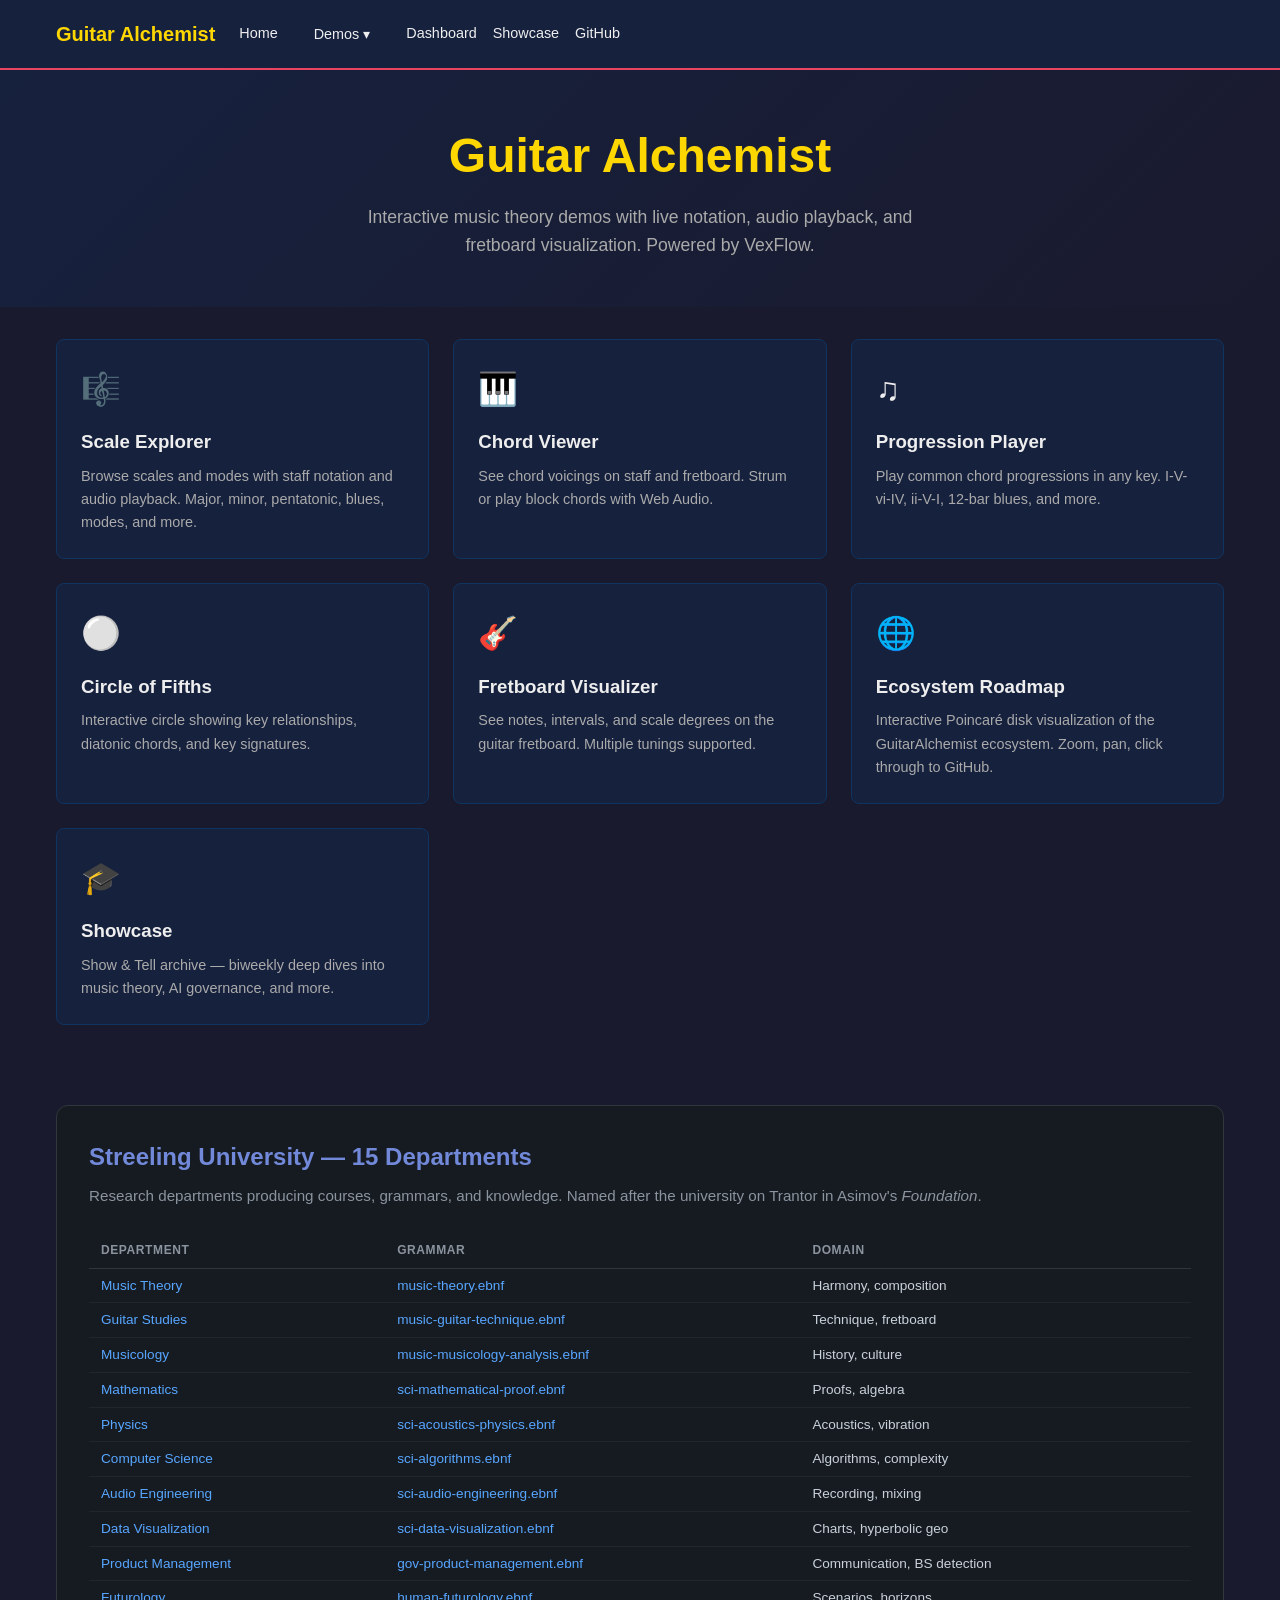
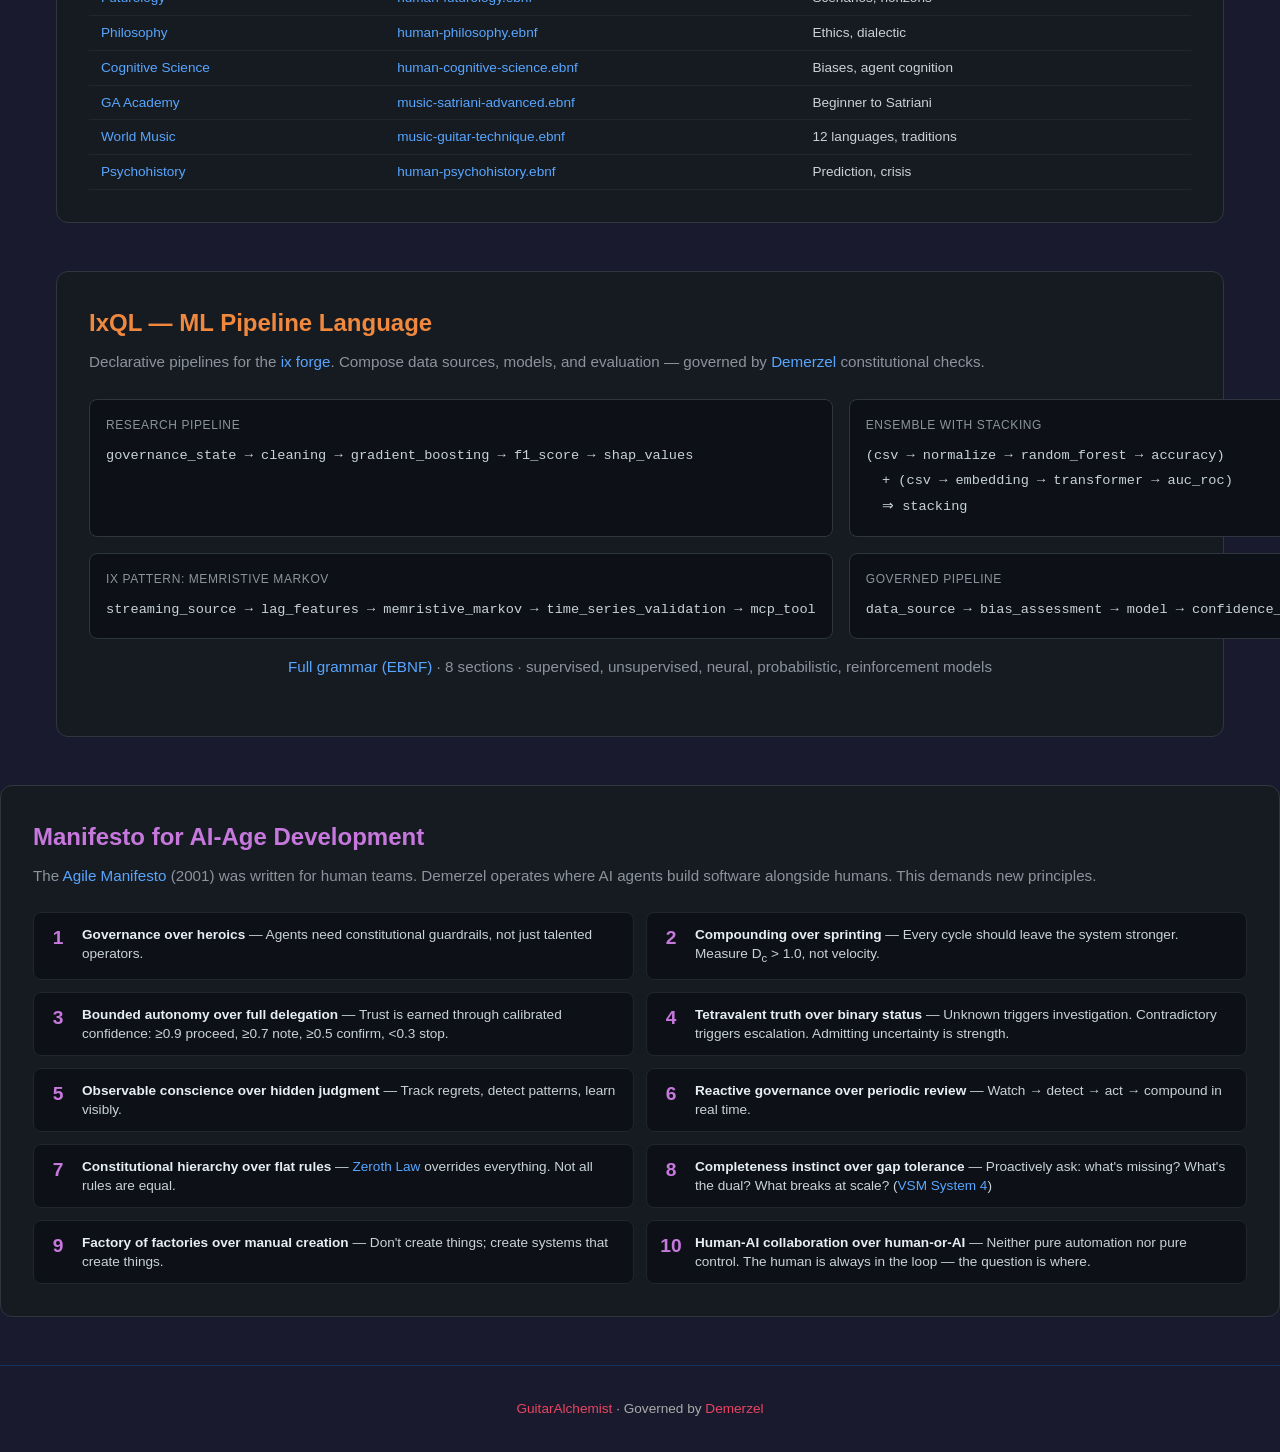
<file: index.html>
<!DOCTYPE html>
<html lang="en">
<head>
  <meta charset="UTF-8">
  <meta name="viewport" content="width=device-width, initial-scale=1.0">
  <title>Guitar Alchemist</title>
  <link rel="stylesheet" href="css/style.css">
</head>
<body>
  <nav>
    <div class="container">
      <a href="/" class="brand">Guitar Alchemist</a>
      <div class="links">
        <a href="/">Home</a>
        <div class="dropdown">
          <button class="dropdown-toggle">Demos &#9662;</button>
          <div class="dropdown-menu">
            <a href="demos/scales/">Scale Explorer</a>
            <a href="demos/chords/">Chord Viewer</a>
            <a href="demos/progressions/">Progression Player</a>
            <a href="demos/circle-of-fifths/">Circle of Fifths</a>
            <a href="demos/fretboard/">Fretboard Visualizer</a>
            <a href="demos/roadmap/">Ecosystem Roadmap</a>
            <a href="demos/grammars/">Grammar Tree</a>
            <a href="demos/constitution/">Constitutional Sunburst</a>
            <a href="demos/mcp/">MCP Federation</a>
            <a href="demos/streeling/">Streeling University</a>
            <a href="demos/beliefs/">Belief Dashboard</a>
            <a href="demos/compounding/">Compounding Metrics</a>
          </div>
        </div>
        <a href="dashboard/">Dashboard</a>
        <a href="showcase/">Showcase</a>
        <a href="https://github.com/GuitarAlchemist" target="_blank">GitHub</a>
      </div>
    </div>
  </nav>

  <section class="hero">
    <div class="container">
      <h1>Guitar Alchemist</h1>
      <p>Interactive music theory demos with live notation, audio playback, and fretboard visualization. Powered by VexFlow.</p>
    </div>
  </section>

  <main class="container">
    <div class="card-grid">
      <div class="card">
        <a href="demos/scales/">
          <div class="icon">&#127932;</div>
          <h3>Scale Explorer</h3>
          <p>Browse scales and modes with staff notation and audio playback. Major, minor, pentatonic, blues, modes, and more.</p>
        </a>
      </div>
      <div class="card">
        <a href="demos/chords/">
          <div class="icon">&#127929;</div>
          <h3>Chord Viewer</h3>
          <p>See chord voicings on staff and fretboard. Strum or play block chords with Web Audio.</p>
        </a>
      </div>
      <div class="card">
        <a href="demos/progressions/">
          <div class="icon">&#9835;</div>
          <h3>Progression Player</h3>
          <p>Play common chord progressions in any key. I-V-vi-IV, ii-V-I, 12-bar blues, and more.</p>
        </a>
      </div>
      <div class="card">
        <a href="demos/circle-of-fifths/">
          <div class="icon">&#9898;</div>
          <h3>Circle of Fifths</h3>
          <p>Interactive circle showing key relationships, diatonic chords, and key signatures.</p>
        </a>
      </div>
      <div class="card">
        <a href="demos/fretboard/">
          <div class="icon">&#127928;</div>
          <h3>Fretboard Visualizer</h3>
          <p>See notes, intervals, and scale degrees on the guitar fretboard. Multiple tunings supported.</p>
        </a>
      </div>
      <div class="card">
        <a href="demos/roadmap/">
          <div class="icon">&#127760;</div>
          <h3>Ecosystem Roadmap</h3>
          <p>Interactive Poincar&eacute; disk visualization of the GuitarAlchemist ecosystem. Zoom, pan, click through to GitHub.</p>
        </a>
      </div>
      <div class="card">
        <a href="showcase/">
          <div class="icon">&#127891;</div>
          <h3>Showcase</h3>
          <p>Show &amp; Tell archive — biweekly deep dives into music theory, AI governance, and more.</p>
        </a>
      </div>
    </div>

    <section class="dept-section">
      <h2>Streeling University — 15 Departments</h2>
      <p>Research departments producing courses, grammars, and knowledge. Named after the university on Trantor in Asimov's <em>Foundation</em>.</p>
      <table class="dept-table">
        <thead><tr><th>Department</th><th>Grammar</th><th>Domain</th></tr></thead>
        <tbody>
          <tr><td><a href="https://github.com/GuitarAlchemist/Demerzel/tree/master/state/streeling/departments" target="_blank">Music Theory</a></td><td><a href="https://github.com/GuitarAlchemist/Demerzel/blob/master/grammars/music-theory.ebnf" target="_blank">music-theory.ebnf</a></td><td>Harmony, composition</td></tr>
          <tr><td><a href="https://github.com/GuitarAlchemist/Demerzel/tree/master/state/streeling/departments" target="_blank">Guitar Studies</a></td><td><a href="https://github.com/GuitarAlchemist/Demerzel/blob/master/grammars/music-guitar-technique.ebnf" target="_blank">music-guitar-technique.ebnf</a></td><td>Technique, fretboard</td></tr>
          <tr><td><a href="https://github.com/GuitarAlchemist/Demerzel/tree/master/state/streeling/departments" target="_blank">Musicology</a></td><td><a href="https://github.com/GuitarAlchemist/Demerzel/blob/master/grammars/music-musicology-analysis.ebnf" target="_blank">music-musicology-analysis.ebnf</a></td><td>History, culture</td></tr>
          <tr><td><a href="https://github.com/GuitarAlchemist/Demerzel/tree/master/state/streeling/departments" target="_blank">Mathematics</a></td><td><a href="https://github.com/GuitarAlchemist/Demerzel/blob/master/grammars/sci-mathematical-proof.ebnf" target="_blank">sci-mathematical-proof.ebnf</a></td><td>Proofs, algebra</td></tr>
          <tr><td><a href="https://github.com/GuitarAlchemist/Demerzel/tree/master/state/streeling/departments" target="_blank">Physics</a></td><td><a href="https://github.com/GuitarAlchemist/Demerzel/blob/master/grammars/sci-acoustics-physics.ebnf" target="_blank">sci-acoustics-physics.ebnf</a></td><td>Acoustics, vibration</td></tr>
          <tr><td><a href="https://github.com/GuitarAlchemist/Demerzel/tree/master/state/streeling/departments" target="_blank">Computer Science</a></td><td><a href="https://github.com/GuitarAlchemist/Demerzel/blob/master/grammars/sci-algorithms.ebnf" target="_blank">sci-algorithms.ebnf</a></td><td>Algorithms, complexity</td></tr>
          <tr><td><a href="https://github.com/GuitarAlchemist/Demerzel/tree/master/state/streeling/departments" target="_blank">Audio Engineering</a></td><td><a href="https://github.com/GuitarAlchemist/Demerzel/blob/master/grammars/sci-audio-engineering.ebnf" target="_blank">sci-audio-engineering.ebnf</a></td><td>Recording, mixing</td></tr>
          <tr><td><a href="https://github.com/GuitarAlchemist/Demerzel/tree/master/state/streeling/departments" target="_blank">Data Visualization</a></td><td><a href="https://github.com/GuitarAlchemist/Demerzel/blob/master/grammars/sci-data-visualization.ebnf" target="_blank">sci-data-visualization.ebnf</a></td><td>Charts, hyperbolic geo</td></tr>
          <tr><td><a href="https://github.com/GuitarAlchemist/Demerzel/tree/master/state/streeling/departments" target="_blank">Product Management</a></td><td><a href="https://github.com/GuitarAlchemist/Demerzel/blob/master/grammars/gov-product-management.ebnf" target="_blank">gov-product-management.ebnf</a></td><td>Communication, BS detection</td></tr>
          <tr><td><a href="https://github.com/GuitarAlchemist/Demerzel/tree/master/state/streeling/departments" target="_blank">Futurology</a></td><td><a href="https://github.com/GuitarAlchemist/Demerzel/blob/master/grammars/human-futurology.ebnf" target="_blank">human-futurology.ebnf</a></td><td>Scenarios, horizons</td></tr>
          <tr><td><a href="https://github.com/GuitarAlchemist/Demerzel/tree/master/state/streeling/departments" target="_blank">Philosophy</a></td><td><a href="https://github.com/GuitarAlchemist/Demerzel/blob/master/grammars/human-philosophy.ebnf" target="_blank">human-philosophy.ebnf</a></td><td>Ethics, dialectic</td></tr>
          <tr><td><a href="https://github.com/GuitarAlchemist/Demerzel/tree/master/state/streeling/departments" target="_blank">Cognitive Science</a></td><td><a href="https://github.com/GuitarAlchemist/Demerzel/blob/master/grammars/human-cognitive-science.ebnf" target="_blank">human-cognitive-science.ebnf</a></td><td>Biases, agent cognition</td></tr>
          <tr><td><a href="https://github.com/GuitarAlchemist/Demerzel/tree/master/state/streeling/departments" target="_blank">GA Academy</a></td><td><a href="https://github.com/GuitarAlchemist/Demerzel/blob/master/grammars/music-satriani-advanced.ebnf" target="_blank">music-satriani-advanced.ebnf</a></td><td>Beginner to Satriani</td></tr>
          <tr><td><a href="https://github.com/GuitarAlchemist/Demerzel/tree/master/state/streeling/departments" target="_blank">World Music</a></td><td><a href="https://github.com/GuitarAlchemist/Demerzel/blob/master/grammars/music-guitar-technique.ebnf" target="_blank">music-guitar-technique.ebnf</a></td><td>12 languages, traditions</td></tr>
          <tr><td><a href="https://github.com/GuitarAlchemist/Demerzel/tree/master/state/streeling/departments" target="_blank">Psychohistory</a></td><td><a href="https://github.com/GuitarAlchemist/Demerzel/blob/master/grammars/human-psychohistory.ebnf" target="_blank">human-psychohistory.ebnf</a></td><td>Prediction, crisis</td></tr>
        </tbody>
      </table>
    </section>

    <section class="ixql-section">
      <h2>IxQL — ML Pipeline Language</h2>
      <p>Declarative pipelines for the <a href="https://github.com/GuitarAlchemist/ix" target="_blank">ix forge</a>. Compose data sources, models, and evaluation — governed by <a href="https://github.com/GuitarAlchemist/Demerzel" target="_blank">Demerzel</a> constitutional checks.</p>
      <div class="ixql-examples">
        <div class="ixql-example">
          <div class="ixql-label">Research pipeline</div>
          <pre><code>governance_state → cleaning → gradient_boosting → f1_score → shap_values</code></pre>
        </div>
        <div class="ixql-example">
          <div class="ixql-label">Ensemble with stacking</div>
          <pre><code>(csv → normalize → random_forest → accuracy)
  + (csv → embedding → transformer → auc_roc)
  ⇒ stacking</code></pre>
        </div>
        <div class="ixql-example">
          <div class="ixql-label">ix pattern: memristive Markov</div>
          <pre><code>streaming_source → lag_features → memristive_markov → time_series_validation → mcp_tool</code></pre>
        </div>
        <div class="ixql-example">
          <div class="ixql-label">Governed pipeline</div>
          <pre><code>data_source → bias_assessment → model → confidence_calibration → explanation_requirement → deploy</code></pre>
        </div>
      </div>
      <p class="ixql-footer">
        <a href="https://github.com/GuitarAlchemist/Demerzel/blob/master/grammars/sci-ml-pipelines.ebnf" target="_blank">Full grammar (EBNF)</a> · 8 sections · supervised, unsupervised, neural, probabilistic, reinforcement models
      </p>
    </section>
  </main>

  <style>
    .dept-section {
      margin-top: 3rem;
      padding: 2rem;
      background: #161b22;
      border: 1px solid #30363d;
      border-radius: 12px;
    }
    .dept-section h2 {
      color: #7289da;
      font-size: 1.5rem;
      margin-bottom: 0.5rem;
    }
    .dept-section > p {
      color: #8b949e;
      margin-bottom: 1.5rem;
      font-size: 0.95rem;
    }
    .dept-table {
      width: 100%;
      border-collapse: collapse;
      font-size: 0.85rem;
    }
    .dept-table th {
      text-align: left;
      color: #8b949e;
      font-weight: 600;
      padding: 8px 12px;
      border-bottom: 1px solid #30363d;
      text-transform: uppercase;
      font-size: 0.75rem;
      letter-spacing: 0.05em;
    }
    .dept-table td {
      padding: 6px 12px;
      color: #c9d1d9;
      border-bottom: 1px solid #21262d;
    }
    .dept-table tr:hover td { background: #0d1117; }
    .dept-table a { color: #58a6ff; text-decoration: none; }
    .dept-table a:hover { text-decoration: underline; }

    .ixql-section {
      margin-top: 3rem;
      padding: 2rem;
      background: #161b22;
      border: 1px solid #30363d;
      border-radius: 12px;
    }
    .ixql-section h2 {
      color: #f0883e;
      font-size: 1.5rem;
      margin-bottom: 0.5rem;
    }
    .ixql-section > p {
      color: #8b949e;
      margin-bottom: 1.5rem;
      font-size: 0.95rem;
    }
    .ixql-section a { color: #58a6ff; text-decoration: none; }
    .ixql-section a:hover { text-decoration: underline; }
    .ixql-examples {
      display: grid;
      grid-template-columns: 1fr 1fr;
      gap: 1rem;
    }
    @media (max-width: 768px) {
      .ixql-examples { grid-template-columns: 1fr; }
    }
    .ixql-example {
      background: #0d1117;
      border: 1px solid #30363d;
      border-radius: 8px;
      padding: 1rem;
    }
    .ixql-label {
      font-size: 0.75rem;
      color: #8b949e;
      text-transform: uppercase;
      letter-spacing: 0.05em;
      margin-bottom: 0.5rem;
    }
    .ixql-example pre {
      margin: 0;
      overflow-x: auto;
    }
    .ixql-example code {
      font-family: 'JetBrains Mono', 'Fira Code', 'Cascadia Code', monospace;
      font-size: 0.85rem;
      color: #c9d1d9;
      line-height: 1.5;
    }
    .ixql-footer {
      margin-top: 1rem;
      font-size: 0.8rem;
      color: #8b949e;
      text-align: center;
    }
  </style>

    <section class="manifesto-section">
      <h2>Manifesto for AI-Age Development</h2>
      <p class="manifesto-intro">The <a href="https://agilemanifesto.org/" target="_blank">Agile Manifesto</a> (2001) was written for human teams. Demerzel operates where AI agents build software alongside humans. This demands new principles.</p>
      <div class="manifesto-grid">
        <div class="manifesto-item">
          <div class="manifesto-num">1</div>
          <div><strong>Governance over heroics</strong> — Agents need constitutional guardrails, not just talented operators.</div>
        </div>
        <div class="manifesto-item">
          <div class="manifesto-num">2</div>
          <div><strong>Compounding over sprinting</strong> — Every cycle should leave the system stronger. Measure D<sub>c</sub> &gt; 1.0, not velocity.</div>
        </div>
        <div class="manifesto-item">
          <div class="manifesto-num">3</div>
          <div><strong>Bounded autonomy over full delegation</strong> — Trust is earned through calibrated confidence: &ge;0.9 proceed, &ge;0.7 note, &ge;0.5 confirm, &lt;0.3 stop.</div>
        </div>
        <div class="manifesto-item">
          <div class="manifesto-num">4</div>
          <div><strong>Tetravalent truth over binary status</strong> — Unknown triggers investigation. Contradictory triggers escalation. Admitting uncertainty is strength.</div>
        </div>
        <div class="manifesto-item">
          <div class="manifesto-num">5</div>
          <div><strong>Observable conscience over hidden judgment</strong> — Track regrets, detect patterns, learn visibly.</div>
        </div>
        <div class="manifesto-item">
          <div class="manifesto-num">6</div>
          <div><strong>Reactive governance over periodic review</strong> — Watch &rarr; detect &rarr; act &rarr; compound in real time.</div>
        </div>
        <div class="manifesto-item">
          <div class="manifesto-num">7</div>
          <div><strong>Constitutional hierarchy over flat rules</strong> — <a href="https://github.com/GuitarAlchemist/Demerzel/blob/master/constitutions/asimov.constitution.md" target="_blank">Zeroth Law</a> overrides everything. Not all rules are equal.</div>
        </div>
        <div class="manifesto-item">
          <div class="manifesto-num">8</div>
          <div><strong>Completeness instinct over gap tolerance</strong> — Proactively ask: what's missing? What's the dual? What breaks at scale? (<a href="https://en.wikipedia.org/wiki/Viable_system_model" target="_blank">VSM System 4</a>)</div>
        </div>
        <div class="manifesto-item">
          <div class="manifesto-num">9</div>
          <div><strong>Factory of factories over manual creation</strong> — Don't create things; create systems that create things.</div>
        </div>
        <div class="manifesto-item">
          <div class="manifesto-num">10</div>
          <div><strong>Human-AI collaboration over human-or-AI</strong> — Neither pure automation nor pure control. The human is always in the loop — the question is where.</div>
        </div>
      </div>
    </section>

  <style>
    .manifesto-section {
      margin-top: 3rem;
      padding: 2rem;
      background: #161b22;
      border: 1px solid #30363d;
      border-radius: 12px;
    }
    .manifesto-section h2 {
      color: #c678dd;
      font-size: 1.5rem;
      margin-bottom: 0.5rem;
    }
    .manifesto-intro {
      color: #8b949e;
      margin-bottom: 1.5rem;
      font-size: 0.95rem;
    }
    .manifesto-intro a { color: #58a6ff; text-decoration: none; }
    .manifesto-intro a:hover { text-decoration: underline; }
    .manifesto-grid {
      display: grid;
      grid-template-columns: 1fr 1fr;
      gap: 0.75rem;
    }
    @media (max-width: 768px) {
      .manifesto-grid { grid-template-columns: 1fr; }
    }
    .manifesto-item {
      display: flex;
      gap: 0.75rem;
      padding: 0.75rem;
      background: #0d1117;
      border: 1px solid #21262d;
      border-radius: 8px;
      font-size: 0.85rem;
      color: #c9d1d9;
      line-height: 1.4;
    }
    .manifesto-item a { color: #58a6ff; text-decoration: none; }
    .manifesto-item a:hover { text-decoration: underline; }
    .manifesto-item strong { color: #e6edf3; }
    .manifesto-num {
      font-size: 1.2rem;
      font-weight: 700;
      color: #c678dd;
      min-width: 24px;
      text-align: center;
      flex-shrink: 0;
    }
  </style>

  <footer>
    <div class="container">
      <p>
        <a href="https://github.com/GuitarAlchemist">GuitarAlchemist</a> &middot;
        Governed by <a href="https://github.com/GuitarAlchemist/Demerzel">Demerzel</a>
      </p>
    </div>
  </footer>
</body>
</html>
</file>
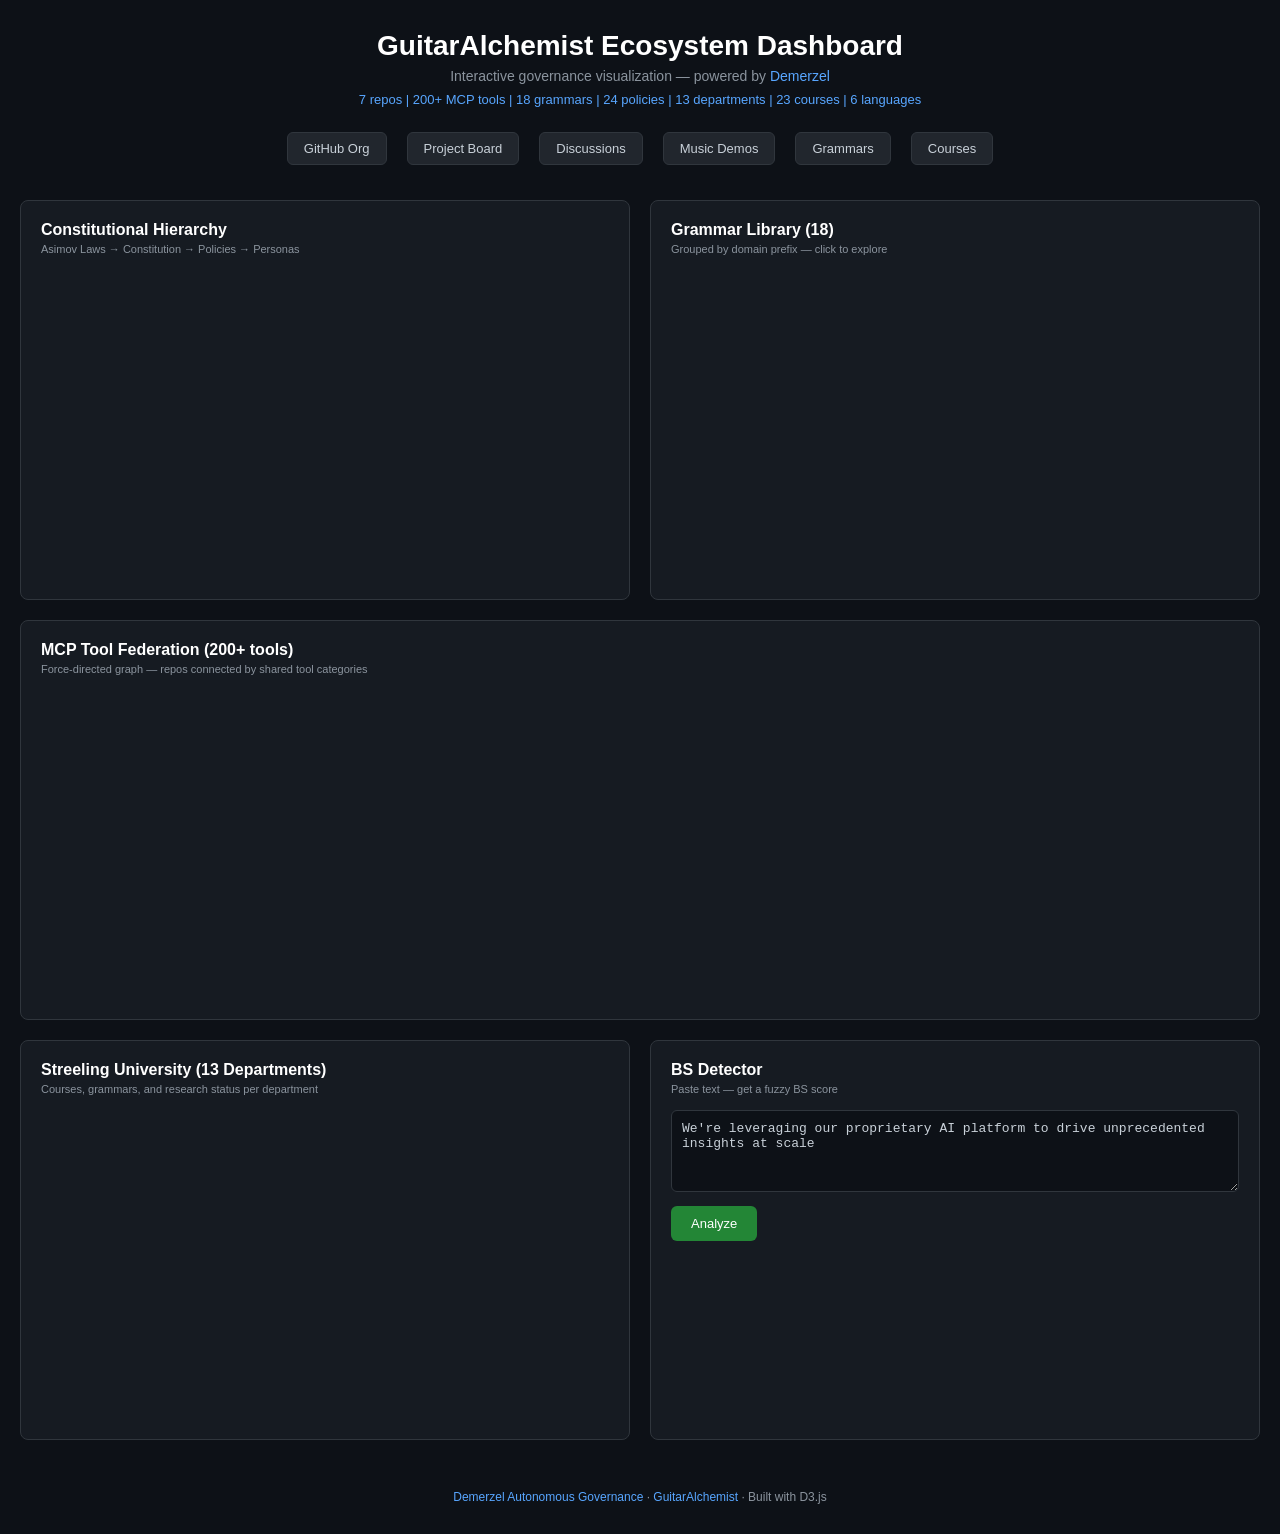
<file: dashboard/index.html>
<!DOCTYPE html>
<html lang="en">
<head>
<meta charset="UTF-8">
<meta name="viewport" content="width=device-width, initial-scale=1.0">
<title>GuitarAlchemist — Ecosystem Dashboard</title>
<script src="https://d3js.org/d3.v7.min.js"></script>
<style>
* { margin: 0; padding: 0; box-sizing: border-box; }
body { background: #0d1117; color: #c9d1d9; font-family: -apple-system, BlinkMacSystemFont, 'Segoe UI', sans-serif; overflow-x: hidden; }
a { color: #58a6ff; text-decoration: none; }
a:hover { text-decoration: underline; }

.header { text-align: center; padding: 30px 20px 10px; }
.header h1 { font-size: 28px; color: white; margin-bottom: 6px; }
.header p { color: #8b949e; font-size: 14px; }
.header .stats { color: #58a6ff; font-size: 13px; margin-top: 8px; }

.nav { display: flex; justify-content: center; gap: 20px; padding: 15px; flex-wrap: wrap; }
.nav a { background: #21262d; padding: 8px 16px; border-radius: 6px; font-size: 13px; color: #c9d1d9; border: 1px solid #30363d; }
.nav a:hover { background: #30363d; text-decoration: none; }
.nav a.active { border-color: #58a6ff; color: #58a6ff; }

.grid { display: grid; grid-template-columns: 1fr 1fr; gap: 20px; padding: 20px; max-width: 1400px; margin: 0 auto; }
@media (max-width: 900px) { .grid { grid-template-columns: 1fr; } }

.panel { background: #161b22; border: 1px solid #30363d; border-radius: 8px; padding: 20px; min-height: 400px; }
.panel h2 { font-size: 16px; color: white; margin-bottom: 4px; }
.panel .subtitle { font-size: 11px; color: #8b949e; margin-bottom: 15px; }
.panel.full { grid-column: 1 / -1; }

.tooltip { position: absolute; background: #1c2128; border: 1px solid #30363d; border-radius: 6px; padding: 10px 14px; font-size: 12px; color: #c9d1d9; pointer-events: none; z-index: 100; box-shadow: 0 4px 12px rgba(0,0,0,0.4); }

.legend-item { display: inline-flex; align-items: center; gap: 5px; margin-right: 14px; font-size: 11px; }
.legend-dot { width: 10px; height: 10px; border-radius: 50%; display: inline-block; }

footer { text-align: center; padding: 30px; color: #8b949e; font-size: 12px; }
</style>
</head>
<body>

<div class="header">
  <h1>GuitarAlchemist Ecosystem Dashboard</h1>
  <p>Interactive governance visualization — powered by <a href="https://github.com/GuitarAlchemist/Demerzel">Demerzel</a></p>
  <div class="stats">7 repos | 200+ MCP tools | 18 grammars | 24 policies | 13 departments | 23 courses | 6 languages</div>
</div>

<div class="nav">
  <a href="https://github.com/GuitarAlchemist">GitHub Org</a>
  <a href="https://github.com/orgs/GuitarAlchemist/projects/2">Project Board</a>
  <a href="https://github.com/orgs/GuitarAlchemist/discussions">Discussions</a>
  <a href="https://guitaralchemist.github.io/">Music Demos</a>
  <a href="https://github.com/GuitarAlchemist/Demerzel/tree/master/grammars">Grammars</a>
  <a href="https://github.com/GuitarAlchemist/Demerzel/tree/master/state/streeling/courses">Courses</a>
</div>

<div class="grid">

  <!-- 1. Constitutional Hierarchy Sunburst -->
  <div class="panel">
    <h2>Constitutional Hierarchy</h2>
    <div class="subtitle">Asimov Laws → Constitution → Policies → Personas</div>
    <div id="sunburst"></div>
  </div>

  <!-- 2. Grammar Distribution -->
  <div class="panel">
    <h2>Grammar Library (18)</h2>
    <div class="subtitle">Grouped by domain prefix — click to explore</div>
    <div id="grammar-tree"></div>
  </div>

  <!-- 3. MCP Federation Force Graph -->
  <div class="panel full">
    <h2>MCP Tool Federation (200+ tools)</h2>
    <div class="subtitle">Force-directed graph — repos connected by shared tool categories</div>
    <div id="mcp-graph"></div>
  </div>

  <!-- 4. Streeling University -->
  <div class="panel">
    <h2>Streeling University (13 Departments)</h2>
    <div class="subtitle">Courses, grammars, and research status per department</div>
    <div id="university"></div>
  </div>

  <!-- 5. BS Detector Demo -->
  <div class="panel">
    <h2>BS Detector</h2>
    <div class="subtitle">Paste text — get a fuzzy BS score</div>
    <div id="bs-detector">
      <textarea id="bs-input" rows="4" style="width:100%; background:#0d1117; color:#c9d1d9; border:1px solid #30363d; border-radius:6px; padding:10px; font-size:13px; resize:vertical;" placeholder="Paste text to analyze for BS...">We're leveraging our proprietary AI platform to drive unprecedented insights at scale</textarea>
      <button onclick="analyzeBs()" style="margin-top:10px; background:#238636; color:white; border:none; padding:10px 20px; border-radius:6px; cursor:pointer; font-size:13px;">Analyze</button>
      <div id="bs-result" style="margin-top:15px;"></div>
    </div>
  </div>

</div>

<footer>
  <a href="https://github.com/GuitarAlchemist/Demerzel">Demerzel Autonomous Governance</a> ·
  <a href="https://github.com/GuitarAlchemist">GuitarAlchemist</a> ·
  Built with D3.js
</footer>

<div class="tooltip" id="tooltip" style="display:none;"></div>

<script>
const colors = {
  core: '#f0883e', gov: '#4cb050', music: '#7289da',
  sci: '#e06c75', human: '#c678dd', infra: '#56b6c2', meta: '#e5c07b'
};

const tooltip = d3.select('#tooltip');

function showTooltip(evt, html) {
  tooltip.html(html).style('display','block')
    .style('left', (evt.pageX+12)+'px').style('top', (evt.pageY-10)+'px');
}
function hideTooltip() { tooltip.style('display','none'); }

// ========================================
// 1. CONSTITUTIONAL SUNBURST
// ========================================
(function() {
  const data = {
    name: "Governance", children: [
      { name: "Asimov Laws", color: colors.core, children: [
        { name: "Art 0: Zeroth Law", value: 3 },
        { name: "Art 1: First Law", value: 2 },
        { name: "Art 2: Second Law", value: 2 },
        { name: "Art 3: Third Law", value: 1 },
        { name: "Art 4: Separation", value: 1 },
        { name: "Art 5: Consequence", value: 1 }
      ]},
      { name: "Constitution", color: colors.gov, children: [
        { name: "Truthfulness", value: 2 }, { name: "Transparency", value: 2 },
        { name: "Reversibility", value: 2 }, { name: "Proportionality", value: 2 },
        { name: "Non-Deception", value: 1 }, { name: "Escalation", value: 2 },
        { name: "Auditability", value: 2 }, { name: "Observability", value: 2 },
        { name: "Bounded Autonomy", value: 2 }, { name: "Stakeholder Pluralism", value: 1 },
        { name: "Ethical Stewardship", value: 2 }
      ]},
      { name: "Policies (24)", color: colors.human, children: [
        { name: "alignment", value: 1 }, { name: "rollback", value: 1 },
        { name: "self-modification", value: 1 }, { name: "kaizen", value: 1 },
        { name: "recon", value: 1 }, { name: "scientific-objectivity", value: 1 },
        { name: "streeling", value: 1 }, { name: "governance-audit", value: 1 },
        { name: "autonomous-loop", value: 1 }, { name: "multi-model", value: 1 },
        { name: "context-mgmt", value: 1 }, { name: "auto-remediation", value: 1 },
        { name: "ml-feedback", value: 1 }, { name: "belief-currency", value: 1 },
        { name: "proto-conscience", value: 1 }, { name: "conscience-obs", value: 1 },
        { name: "intuition", value: 1 }, { name: "gov-experimentation", value: 1 },
        { name: "multilingual", value: 1 }, { name: "grammar-evolution", value: 1 },
        { name: "staleness-detection", value: 1 }, { name: "readme-sync", value: 1 },
        { name: "continuous-learning", value: 1 }, { name: "bs-detection", value: 1 }
      ]},
      { name: "Personas (14)", color: colors.infra, children: [
        { name: "demerzel", value: 2 }, { name: "seldon", value: 2 },
        { name: "skeptical-auditor", value: 1 }, { name: "kaizen-optimizer", value: 1 },
        { name: "reflective-architect", value: 1 }, { name: "system-integrator", value: 1 },
        { name: "communal-steward", value: 1 }, { name: "theory-agent", value: 1 },
        { name: "default", value: 1 }, { name: "others (5)", value: 3 }
      ]}
    ]
  };

  const el = document.getElementById('sunburst');
  const w = el.clientWidth, h = 360;
  const radius = Math.min(w, h) / 2;

  const svg = d3.select('#sunburst').append('svg').attr('width', w).attr('height', h)
    .append('g').attr('transform', `translate(${w/2},${h/2})`);

  const root = d3.hierarchy(data).sum(d => d.value);
  d3.partition().size([2 * Math.PI, radius])(root);

  const arc = d3.arc().startAngle(d => d.x0).endAngle(d => d.x1)
    .innerRadius(d => d.y0).outerRadius(d => d.y1 - 1);

  svg.selectAll('path').data(root.descendants().filter(d => d.depth))
    .join('path').attr('d', arc)
    .attr('fill', d => {
      let n = d;
      while (n.depth > 1) n = n.parent;
      return n.data.color || '#30363d';
    })
    .attr('fill-opacity', d => 1 - d.depth * 0.15)
    .attr('stroke', '#0d1117').attr('stroke-width', 0.5)
    .style('cursor', 'pointer')
    .on('mouseover', (evt, d) => showTooltip(evt, `<b>${d.data.name}</b><br>Depth: ${d.depth}`))
    .on('mouseout', hideTooltip);

  svg.append('text').attr('text-anchor','middle').attr('dy','0.3em')
    .attr('fill','white').attr('font-size','13px').attr('font-weight','bold')
    .text('Demerzel');
})();

// ========================================
// 2. GRAMMAR TREEMAP
// ========================================
(function() {
  const data = {
    name: "grammars", children: [
      { name: "core", color: colors.core, children: [
        { name: "scientific-method", value: 44 }, { name: "state-machines", value: 80 },
        { name: "meta-grammar", value: 160 }
      ]},
      { name: "music", color: colors.music, children: [
        { name: "theory", value: 61 }, { name: "guitar-technique", value: 52 },
        { name: "musicology", value: 52 }, { name: "satriani-advanced", value: 200 }
      ]},
      { name: "sci", color: colors.sci, children: [
        { name: "mathematical-proof", value: 54 }, { name: "acoustics-physics", value: 47 },
        { name: "algorithms", value: 55 }, { name: "ml-pipelines", value: 150 }
      ]},
      { name: "gov", color: colors.gov, children: [
        { name: "blind-spot-detection", value: 160 }, { name: "bs-generators-v2", value: 350 },
        { name: "product-management", value: 132 }
      ]},
      { name: "human", color: colors.human, children: [
        { name: "philosophy", value: 106 }, { name: "cognitive-science", value: 116 },
        { name: "futurology", value: 86 }, { name: "psychohistory", value: 57 }
      ]}
    ]
  };

  const el = document.getElementById('grammar-tree');
  const w = el.clientWidth, h = 340;

  const svg = d3.select('#grammar-tree').append('svg').attr('width', w).attr('height', h);

  const root = d3.hierarchy(data).sum(d => d.value);
  d3.treemap().size([w, h]).padding(3).paddingTop(20)(root);

  // Group rectangles
  const groups = svg.selectAll('g').data(root.children).join('g');

  groups.append('rect')
    .attr('x', d => d.x0).attr('y', d => d.y0)
    .attr('width', d => d.x1 - d.x0).attr('height', d => d.y1 - d.y0)
    .attr('fill', d => d.data.color).attr('fill-opacity', 0.15)
    .attr('stroke', d => d.data.color).attr('stroke-width', 1)
    .attr('rx', 4);

  groups.append('text')
    .attr('x', d => d.x0 + 5).attr('y', d => d.y0 + 14)
    .attr('fill', d => d.data.color).attr('font-size', '11px').attr('font-weight', 'bold')
    .text(d => d.data.name + '-');

  // Leaf rectangles
  const leaves = svg.selectAll('.leaf').data(root.leaves()).join('g').attr('class', 'leaf');

  leaves.append('rect')
    .attr('x', d => d.x0).attr('y', d => d.y0)
    .attr('width', d => d.x1 - d.x0).attr('height', d => d.y1 - d.y0)
    .attr('fill', d => { let n = d; while(n.depth>1) n=n.parent; return n.data.color; })
    .attr('fill-opacity', 0.4).attr('rx', 3)
    .style('cursor', 'pointer')
    .on('mouseover', (evt, d) => showTooltip(evt, `<b>${d.parent.data.name}-${d.data.name}.ebnf</b><br>${d.data.value} lines`))
    .on('mouseout', hideTooltip)
    .on('click', (evt, d) => window.open(`https://github.com/GuitarAlchemist/Demerzel/blob/master/grammars/${d.parent.data.name}-${d.data.name}.ebnf`, '_blank'));

  leaves.append('text')
    .attr('x', d => d.x0 + 3).attr('y', d => d.y0 + 12)
    .attr('fill', 'white').attr('font-size', '9px')
    .text(d => (d.x1-d.x0 > 50) ? d.data.name : '');
})();

// ========================================
// 3. MCP FEDERATION FORCE GRAPH
// ========================================
(function() {
  const nodes = [
    { id: 'claude', label: 'Claude Code', group: 'core', r: 25 },
    { id: 'demerzel', label: 'Demerzel', group: 'core', r: 22 },
    { id: 'ix', label: 'ix (Rust)', group: 'sci', r: 18 },
    { id: 'tars', label: 'tars (F#)', group: 'sci', r: 20 },
    { id: 'ga', label: 'ga (.NET)', group: 'music', r: 18 },
    // Tool categories
    { id: 'code-analysis', label: 'Code Analysis', group: 'infra', r: 10 },
    { id: 'grammar-dsl', label: 'Grammar & DSL', group: 'meta', r: 10 },
    { id: 'knowledge', label: 'Knowledge', group: 'human', r: 10 },
    { id: 'reasoning', label: 'Reasoning', group: 'human', r: 9 },
    { id: 'ml-tools', label: 'ML Tools', group: 'sci', r: 10 },
    { id: 'music-theory', label: 'Music Theory', group: 'music', r: 10 },
    { id: 'governance', label: 'Governance', group: 'gov', r: 10 },
    { id: 'code-gen', label: 'Code Gen', group: 'infra', r: 9 },
    { id: 'testing', label: 'Testing', group: 'infra', r: 8 },
    { id: 'git-tools', label: 'Git', group: 'infra', r: 8 },
    { id: 'wot-plans', label: 'WoT Plans', group: 'meta', r: 9 },
    { id: 'search', label: 'Search & Opt', group: 'sci', r: 9 },
    { id: 'neural', label: 'Neural Nets', group: 'sci', r: 9 },
  ];

  const links = [
    { source: 'claude', target: 'ix', value: 3 },
    { source: 'claude', target: 'tars', value: 4 },
    { source: 'claude', target: 'ga', value: 3 },
    { source: 'claude', target: 'demerzel', value: 5 },
    { source: 'tars', target: 'code-analysis', value: 2 },
    { source: 'tars', target: 'grammar-dsl', value: 3 },
    { source: 'tars', target: 'knowledge', value: 2 },
    { source: 'tars', target: 'reasoning', value: 2 },
    { source: 'tars', target: 'code-gen', value: 2 },
    { source: 'tars', target: 'testing', value: 1 },
    { source: 'tars', target: 'git-tools', value: 1 },
    { source: 'tars', target: 'wot-plans', value: 2 },
    { source: 'ix', target: 'ml-tools', value: 3 },
    { source: 'ix', target: 'search', value: 2 },
    { source: 'ix', target: 'neural', value: 2 },
    { source: 'ga', target: 'music-theory', value: 3 },
    { source: 'demerzel', target: 'governance', value: 4 },
    { source: 'demerzel', target: 'grammar-dsl', value: 2 },
    { source: 'governance', target: 'grammar-dsl', value: 1 },
    { source: 'ml-tools', target: 'grammar-dsl', value: 1 },
    { source: 'music-theory', target: 'knowledge', value: 1 },
  ];

  const el = document.getElementById('mcp-graph');
  const w = el.clientWidth, h = 400;

  const svg = d3.select('#mcp-graph').append('svg').attr('width', w).attr('height', h);

  const groupColor = d => colors[nodes.find(n => n.id === (d.id || d)).group] || '#8b949e';

  const sim = d3.forceSimulation(nodes)
    .force('link', d3.forceLink(links).id(d => d.id).distance(80))
    .force('charge', d3.forceManyBody().strength(-200))
    .force('center', d3.forceCenter(w/2, h/2))
    .force('collision', d3.forceCollide().radius(d => d.r + 5));

  const link = svg.selectAll('line').data(links).join('line')
    .attr('stroke', '#30363d').attr('stroke-width', d => d.value * 0.7).attr('stroke-opacity', 0.6);

  const node = svg.selectAll('g.node').data(nodes).join('g').attr('class', 'node')
    .call(d3.drag().on('start', (e,d) => { if(!e.active) sim.alphaTarget(0.3).restart(); d.fx=d.x; d.fy=d.y; })
      .on('drag', (e,d) => { d.fx=e.x; d.fy=e.y; })
      .on('end', (e,d) => { if(!e.active) sim.alphaTarget(0); d.fx=null; d.fy=null; }));

  node.append('circle').attr('r', d => d.r).attr('fill', d => colors[d.group] || '#8b949e')
    .attr('fill-opacity', 0.8).attr('stroke', d => colors[d.group] || '#8b949e').attr('stroke-width', 1.5)
    .style('cursor', 'grab')
    .on('mouseover', (evt, d) => showTooltip(evt, `<b>${d.label}</b><br>Group: ${d.group}`))
    .on('mouseout', hideTooltip);

  node.append('text').attr('text-anchor', 'middle').attr('dy', d => d.r + 14)
    .attr('fill', '#c9d1d9').attr('font-size', d => d.r > 15 ? '11px' : '9px')
    .text(d => d.label);

  sim.on('tick', () => {
    link.attr('x1', d => d.source.x).attr('y1', d => d.source.y)
      .attr('x2', d => d.target.x).attr('y2', d => d.target.y);
    node.attr('transform', d => `translate(${d.x},${d.y})`);
  });
})();

// ========================================
// 4. STREELING UNIVERSITY
// ========================================
(function() {
  const depts = [
    { name: 'Music', grammar: 'music-theory', courses: 1, color: colors.music },
    { name: 'Guitar Studies', grammar: 'music-guitar-technique', courses: 1, color: colors.music },
    { name: 'Musicology', grammar: 'music-musicology', courses: 1, color: colors.music },
    { name: 'GA Academy', grammar: '(music)', courses: 2, color: colors.music },
    { name: 'World Music', grammar: '(technique)', courses: 1, color: colors.music },
    { name: 'Mathematics', grammar: 'sci-mathematical-proof', courses: 1, color: colors.sci },
    { name: 'Physics', grammar: 'sci-acoustics-physics', courses: 1, color: colors.sci },
    { name: 'Computer Science', grammar: 'sci-algorithms', courses: 1, color: colors.sci },
    { name: 'Product Mgmt', grammar: 'gov-product-mgmt', courses: 1, color: colors.gov },
    { name: 'Futurology', grammar: 'human-futurology', courses: 1, color: colors.human },
    { name: 'Philosophy', grammar: 'human-philosophy', courses: 1, color: colors.human },
    { name: 'Cognitive Sci', grammar: 'human-cognitive-sci', courses: 1, color: colors.human },
    { name: 'Psychohistory', grammar: 'human-psychohistory', courses: 2, color: colors.human },
  ];

  const el = document.getElementById('university');
  const w = el.clientWidth, h = 340;
  const svg = d3.select('#university').append('svg').attr('width', w).attr('height', h);

  const barH = 22, gap = 3, maxCourses = 2;
  const xScale = d3.scaleLinear().domain([0, maxCourses]).range([0, w * 0.3]);

  depts.forEach((d, i) => {
    const y = i * (barH + gap) + 5;

    svg.append('text').attr('x', 5).attr('y', y + 15)
      .attr('fill', '#c9d1d9').attr('font-size', '11px').text(d.name);

    svg.append('rect').attr('x', w * 0.38).attr('y', y + 2)
      .attr('width', xScale(d.courses)).attr('height', barH - 4)
      .attr('fill', d.color).attr('fill-opacity', 0.6).attr('rx', 3)
      .style('cursor', 'pointer')
      .on('mouseover', (evt) => showTooltip(evt, `<b>${d.name}</b><br>Courses: ${d.courses}<br>Grammar: ${d.grammar}`))
      .on('mouseout', hideTooltip);

    svg.append('text').attr('x', w * 0.38 + xScale(d.courses) + 6).attr('y', y + 15)
      .attr('fill', d.color).attr('font-size', '10px').text(`${d.courses} course${d.courses>1?'s':''}`);

    // Grammar indicator
    svg.append('circle').attr('cx', w * 0.32).attr('cy', y + barH/2)
      .attr('r', 4).attr('fill', d.color).attr('fill-opacity', 0.8);
  });

  svg.append('text').attr('x', w * 0.32).attr('y', h - 5)
    .attr('text-anchor', 'middle').attr('fill', '#8b949e').attr('font-size', '9px')
    .text('Grammar');
  svg.append('text').attr('x', w * 0.5).attr('y', h - 5)
    .attr('text-anchor', 'middle').attr('fill', '#8b949e').attr('font-size', '9px')
    .text('Courses');
})();

// ========================================
// 5. BS DETECTOR v2 — Full 4-test + rhetorical device scanner
// ========================================

const BUZZWORDS = {
  consulting: ['de-risk','right-size','streamline','transform','reimagine','architect','rationalize','harmonize',
    'unlock','accelerate','industrialize','monetize','operating model','target state','value realization',
    'go-to-market','digital backbone','maturity model','capability assessment','transformation roadmap',
    'value chain','phased approach','quick wins','dedicated workstream','center of excellence',
    'burning platform','strategic imperatives','four horizons','war room','clean-sheet','zero-based'],
  ai: ['proprietary','state-of-the-art','next-generation','enterprise-grade','production-ready','multimodal',
    'self-learning','explainable','responsible','real-time','end-to-end','full-stack','AI platform',
    'intelligence layer','foundation model','agentic framework','reasoning engine','cognitive architecture',
    'neural fabric','unprecedented insights','10x productivity','autonomous decision-making',
    'human-like understanding','superhuman performance','zero-shot','emergent capabilities','AGI',
    'at scale','democratize intelligence','neuro-symbolic','sentient analytics','quantum AI'],
  startup: ['uber for','airbnb for','disrupt','TAM','product-market fit','exponential growth',
    'viral adoption','unit economics','path to profitability','reimagining','democratizing access',
    'on a mission','just getting started','massive and growing','impossible to overstate'],
  corporate: ['reaffirming','deepening','doubling down','accelerating','strong fundamentals',
    'market-leading','best-in-class team','robust pipeline','proven track record','unwavering focus',
    'incredibly excited','testament to our team','laser-focused','just getting started',
    'winning culture','disciplined execution','operational rigor','workforce adjustment','restructuring'],
  hr: ['culture of','greatest asset','competitive advantage','unlimited PTO','psychological safety',
    'radical candor','growth mindset','whole-self','work-life balance','fast-paced environment',
    'wear many hats','like a family','empowerment','belonging','inclusive workplace'],
  marketing: ['empower','elevate','amplify','activate','curate','humanize','connect authentically',
    'drive engagement','build community','tell their story','brand DNA','emotional resonance',
    'content ecosystem','experience architecture','omnichannel','customer-centric','data-driven storytelling'],
  motivational: ['manifest','unlock your','embrace','step into','authentic self','growth mindset',
    'abundance','inner champion','higher calling','best life','morning routine','10x mindset',
    'flow state','failing forward','trusting the process','betting on yourself','hustle','grind',
    'crushing it','no excuses','comfort zone'],
  political: ['the American people','deserve better','come together','work across the aisle',
    'build a better future','protect our values','honest conversation','great question',
    'bigger picture','many factors','been very clear','the real issue','what\'s important'],
  academic: ['novel framework','problematize','research lacuna','nuanced understanding',
    'further research is needed','preliminary findings','interdisciplinary','transdisciplinary',
    'post-structural','phenomenological','operationalize the construct','interrogating'],
  governance: ['meta-governance','governance of governance','multi-stakeholder review','formal assessment',
    'cross-functional alignment','governance audit','constitutional review','the spirit of',
    'established best practices','artifact lifecycle management','process compliance']
};

const EVASION_PATTERNS = [
  { pattern: /that's (a great|an excellent|a good) question/i, name: 'Deflection (compliment the question)' },
  { pattern: /let me (reframe|rephrase|put it this way)/i, name: 'Reframing' },
  { pattern: /it's (more )?(nuanced|complex|complicated) than/i, name: 'Complexity shield' },
  { pattern: /we('ll| will) (have more|share more|announce) soon/i, name: 'Future promise' },
  { pattern: /what about \w+/i, name: 'Whataboutism' },
  { pattern: /I ('d|would)n't characterize it that way/i, name: 'Deflection (recharacterize)' },
  { pattern: /with my \d+ years/i, name: 'Credentialism' },
  { pattern: /you('d| would) need to understand the context/i, name: 'Complexity shield' },
  { pattern: /it is what it is/i, name: 'Thought-terminating cliche' },
  { pattern: /at the end of the day/i, name: 'Thought-terminating cliche' },
  { pattern: /let's take this offline/i, name: 'Meeting deflection' },
  { pattern: /I think we're aligned/i, name: 'False consensus' },
  { pattern: /let's (not )?boil the ocean/i, name: 'Scope deflection' },
  { pattern: /circle back/i, name: 'Deferral' },
  { pattern: /deep dive/i, name: 'Buzzword (depth theater)' },
  { pattern: /move the needle/i, name: 'Buzzword (impact theater)' },
  { pattern: /north star/i, name: 'Buzzword (direction theater)' },
];

const WEASEL_PATTERNS = [
  { pattern: /some people say/i, name: 'Weasel: unattributed claim' },
  { pattern: /it is widely believed/i, name: 'Weasel: false consensus' },
  { pattern: /experts agree/i, name: 'Weasel: appeal to unnamed authority' },
  { pattern: /studies show/i, name: 'Weasel: unattributed research' },
  { pattern: /many would argue/i, name: 'Weasel: hypothetical consensus' },
  { pattern: /it goes without saying/i, name: 'Weasel: assumed agreement' },
  { pattern: /\d+ out of \d+ (recommend|agree|prefer)/i, name: 'False precision' },
  { pattern: /\d+% more (efficient|effective|productive)/i, name: 'False precision (compared to what?)' },
];

function analyzeBs() {
  const text = document.getElementById('bs-input').value;
  if (!text.trim()) return;

  const lower = text.toLowerCase();
  const words = lower.split(/\s+/).filter(w => w.length > 0);
  const wordCount = words.length;
  const sentences = text.split(/[.!?]+/).filter(s => s.trim().length > 0);
  const sentenceCount = Math.max(sentences.length, 1);

  // === TEST 1: SPECIFICITY ===
  const hasNumbers = /\d+(\.\d+)?(%|\$|ms|MB|GB|hrs?|days?|weeks?)/.test(text);
  const hasDates = /\b(20\d{2}|january|february|march|april|may|june|july|august|september|october|november|december|monday|tuesday|wednesday|thursday|friday|q[1-4])\b/i.test(text);
  const hasProperNouns = /\b[A-Z][a-z]{2,}\b/.test(text) && !/^[A-Z]/.test(text.trim());
  const hasUrls = /https?:\/\/|www\./i.test(text);
  const specificity = Math.min(
    (hasNumbers ? 0.25 : 0) + (hasDates ? 0.25 : 0) + (hasProperNouns ? 0.2 : 0) + (hasUrls ? 0.3 : 0),
    1.0
  );

  // === TEST 2: FALSIFIABILITY ===
  const hasConditional = /\bif\b.*\bthen\b|\bwhen\b.*\bwill\b/i.test(text);
  const hasMetric = /\b(\d+%|\$\d|increased by|decreased by|reduced|improved|from \d+ to \d+)\b/i.test(text);
  const hasPrediction = /\bwill\b|\bexpect\b|\bpredict\b|\bshould result in\b/i.test(text);
  const hasNegatable = /\bnot\b|\bnever\b|\bfailed\b|\bwrong\b|\bmistake\b|\blimitation\b/i.test(text);
  const falsifiability = Math.min(
    (hasConditional ? 0.3 : 0) + (hasMetric ? 0.3 : 0) + (hasPrediction ? 0.2 : 0) + (hasNegatable ? 0.2 : 0),
    1.0
  );

  // === TEST 3: CONTENT DENSITY ===
  const fillerWords = ['very','really','just','basically','actually','literally','absolutely',
    'incredibly','amazingly','truly','highly','extremely','significantly','substantially',
    'essentially','fundamentally','strategically','holistically','proactively','robust',
    'seamless','cutting-edge','innovative','revolutionary','game-changing','world-class',
    'best-in-class','bleeding-edge','mission-critical','enterprise-grade'];
  let fillerCount = 0;
  fillerWords.forEach(f => { const re = new RegExp('\\b' + f + '\\b', 'gi'); const m = text.match(re); if(m) fillerCount += m.length; });
  const contentDensity = Math.max(1 - (fillerCount / Math.max(wordCount * 0.3, 1)), 0);

  // === TEST 4: COMMITMENT ===
  const hasWho = /\bI will\b|\bwe will\b|\b[A-Z][a-z]+ will\b|\bthe team will\b|\b[A-Z][a-z]+ is responsible\b/i.test(text);
  const hasWhat = /\b(ship|deliver|build|fix|create|implement|launch|release|deploy|complete|write|remove|add)\b/i.test(text);
  const hasWhen = /\bby (monday|tuesday|wednesday|thursday|friday|january|february|march|april|may|june|july|august|september|october|november|december|\d{4}|next week|end of|tomorrow|tonight)\b/i.test(text) || /\bin \d+ (days|weeks|months|sprints)\b/i.test(text);
  const commitment = Math.min(
    (hasWho ? 0.35 : 0) + (hasWhat ? 0.3 : 0) + (hasWhen ? 0.35 : 0),
    1.0
  );

  // === BUZZWORD SCAN ===
  let buzzMatches = [];
  let totalBuzzCount = 0;
  const domainScores = {};
  Object.entries(BUZZWORDS).forEach(([domain, words]) => {
    let count = 0;
    words.forEach(b => {
      if (lower.includes(b.toLowerCase())) { count++; totalBuzzCount++; buzzMatches.push({ word: b, domain }); }
    });
    domainScores[domain] = count;
  });
  const buzzDensity = Math.min(totalBuzzCount / Math.max(wordCount / 4, 1), 1.0);

  // === RHETORICAL DEVICE SCAN ===
  let devicesFound = [];
  EVASION_PATTERNS.forEach(p => { if (p.pattern.test(text)) devicesFound.push(p.name); });
  WEASEL_PATTERNS.forEach(p => { if (p.pattern.test(text)) devicesFound.push(p.name); });
  const rhetoricalDensity = devicesFound.length / sentenceCount;

  // === COMPOSITE SCORE ===
  const bs = Math.min(Math.max(
    (buzzDensity * 0.25) +
    ((1 - specificity) * 0.2) +
    ((1 - falsifiability) * 0.15) +
    ((1 - contentDensity) * 0.15) +
    ((1 - commitment) * 0.15) +
    (Math.min(rhetoricalDensity, 1) * 0.1),
    0), 1);

  // === FUZZY MEMBERSHIP (tetravalent) ===
  const fuzzyT = Math.max(1 - bs * 1.5, 0);
  const fuzzyC = Math.min(bs * 1.3, 1);
  const fuzzyU = Math.max(0.5 - Math.abs(bs - 0.5), 0) * 2;
  const fuzzyF = 0;
  const fuzzyTotal = fuzzyT + fuzzyF + fuzzyU + fuzzyC;
  const tetra = {
    T: (fuzzyT / fuzzyTotal * 100).toFixed(0),
    F: (fuzzyF / fuzzyTotal * 100).toFixed(0),
    U: (fuzzyU / fuzzyTotal * 100).toFixed(0),
    C: (fuzzyC / fuzzyTotal * 100).toFixed(0)
  };

  // === DOMAIN DETECTION ===
  const topDomain = Object.entries(domainScores).sort((a,b) => b[1]-a[1])[0];

  // === RENDER ===
  const levels = ['Clear', 'Mild BS', 'Moderate BS', 'Serious BS', 'Pure BS'];
  const levelColors = ['#4cb050', '#7289da', '#e5c07b', '#e06c75', '#ff4444'];
  const levelEmoji = ['&#9989;', '&#128993;', '&#9888;&#65039;', '&#128308;', '&#128165;'];
  const idx = Math.min(Math.floor(bs * 5), 4);

  // Test bar helper
  const testBar = (label, value, invert) => {
    const v = invert ? (1 - value) : value;
    const barColor = v > 0.6 ? '#4cb050' : v > 0.3 ? '#e5c07b' : '#e06c75';
    return `<div style="display:flex;align-items:center;gap:8px;margin:3px 0;">
      <span style="width:100px;font-size:11px;color:#8b949e;">${label}</span>
      <div style="flex:1;background:#21262d;border-radius:3px;height:14px;overflow:hidden;">
        <div style="background:${barColor};width:${v*100}%;height:100%;border-radius:3px;transition:width 0.5s;"></div>
      </div>
      <span style="width:35px;text-align:right;font-size:10px;color:${barColor};">${(v*100).toFixed(0)}%</span>
    </div>`;
  };

  const resultDiv = document.getElementById('bs-result');
  resultDiv.innerHTML = `
    <div style="margin-bottom:12px;">
      <div style="background:#21262d; border-radius:8px; height:32px; overflow:hidden; position:relative;">
        <div style="background:linear-gradient(90deg, #4cb050 0%, #e5c07b 40%, #e06c75 70%, #ff4444 100%); width:100%; height:100%; opacity:0.2;"></div>
        <div style="position:absolute;top:0;left:${bs*100}%;transform:translateX(-50%);width:4px;height:100%;background:white;border-radius:2px;"></div>
      </div>
      <div style="display:flex; justify-content:space-between; margin-top:6px;">
        <span style="color:${levelColors[idx]}; font-weight:bold; font-size:16px;">${levelEmoji[idx]} ${levels[idx]}</span>
        <span style="color:#c9d1d9; font-size:14px; font-weight:bold;">${(bs*100).toFixed(0)}% BS</span>
      </div>
    </div>

    <div style="font-size:12px;font-weight:bold;color:white;margin:10px 0 6px;">The 4 Tests</div>
    ${testBar('Specificity', specificity, false)}
    ${testBar('Falsifiability', falsifiability, false)}
    ${testBar('Content Density', contentDensity, false)}
    ${testBar('Commitment', commitment, false)}

    <div style="font-size:12px;font-weight:bold;color:white;margin:12px 0 6px;">Buzzword Analysis</div>
    <div style="font-size:11px;color:#8b949e;margin-bottom:4px;">
      ${totalBuzzCount} buzzwords found (density: ${(buzzDensity*100).toFixed(0)}%)
      ${topDomain && topDomain[1] > 0 ? `<span style="color:${levelColors[idx]}"> — dominant domain: ${topDomain[0]}</span>` : ''}
    </div>
    ${buzzMatches.length > 0 ? `<div style="display:flex;flex-wrap:wrap;gap:4px;margin-bottom:8px;">
      ${buzzMatches.slice(0, 12).map(b => `<span style="background:#21262d;border:1px solid #30363d;border-radius:12px;padding:2px 8px;font-size:10px;color:#e06c75;">${b.word}</span>`).join('')}
      ${buzzMatches.length > 12 ? `<span style="font-size:10px;color:#8b949e;">+${buzzMatches.length-12} more</span>` : ''}
    </div>` : ''}

    ${devicesFound.length > 0 ? `
    <div style="font-size:12px;font-weight:bold;color:white;margin:10px 0 6px;">Rhetorical Devices Found</div>
    <div style="display:flex;flex-wrap:wrap;gap:4px;margin-bottom:8px;">
      ${devicesFound.map(d => `<span style="background:#21262d;border:1px solid #e5c07b;border-radius:12px;padding:2px 8px;font-size:10px;color:#e5c07b;">${d}</span>`).join('')}
    </div>` : ''}

    <div style="font-size:12px;font-weight:bold;color:white;margin:10px 0 6px;">Tetravalent Assessment</div>
    <div style="display:flex;gap:10px;margin-bottom:6px;">
      <div style="flex:1;text-align:center;padding:6px;background:#21262d;border-radius:6px;">
        <div style="font-size:18px;font-weight:bold;color:#4cb050;">T ${tetra.T}%</div>
        <div style="font-size:9px;color:#8b949e;">True</div>
      </div>
      <div style="flex:1;text-align:center;padding:6px;background:#21262d;border-radius:6px;">
        <div style="font-size:18px;font-weight:bold;color:#e06c75;">F ${tetra.F}%</div>
        <div style="font-size:9px;color:#8b949e;">False</div>
      </div>
      <div style="flex:1;text-align:center;padding:6px;background:#21262d;border-radius:6px;">
        <div style="font-size:18px;font-weight:bold;color:#e5c07b;">U ${tetra.U}%</div>
        <div style="font-size:9px;color:#8b949e;">Unknown</div>
      </div>
      <div style="flex:1;text-align:center;padding:6px;background:#21262d;border-radius:6px;">
        <div style="font-size:18px;font-weight:bold;color:#c678dd;">C ${tetra.C}%</div>
        <div style="font-size:9px;color:#8b949e;">Contradictory</div>
      </div>
    </div>

    <div style="font-size:10px;color:#58a6ff;margin-top:8px;">
      ${bs >= 0.5 ? 'Antidote: Replace buzzwords with specifics — who does what by when, with what evidence.' : 'Content has substance. Could still improve with more specific commitments.'}
    </div>
  `;
}

// Example texts for quick testing
const examples = {
  'bs-consulting': "Our analysis suggests significant opportunity exists across the operating model, which implies a phased approach is warranted. Based on our proprietary framework and extensive benchmarking, the organization should embark on a transformation journey across four horizons.",
  'bs-ai': "Our proprietary next-generation AI platform leverages multimodal foundation models to enable unprecedented insights and autonomous decision-making at scale, democratizing intelligence across the enterprise with production-ready agentic workflows.",
  'bs-startup': "We're the Uber for enterprise knowledge management. Our TAM is massive and growing. We've achieved product-market fit with exponential growth and strong unit economics. We're reimagining how organizations learn, and we're just getting started.",
  'bs-hr': "We're building a culture of radical candor and psychological safety where everyone brings their whole-self to work. Our people are our greatest asset. We offer unlimited PTO because we believe in work-life balance.",
  'clear-eng': "We reduced API latency from 200ms to 45ms by adding a Redis cache for the top 100 queries. Deployed March 15. Cache hit rate: 87%. Cost: $12/month for the Redis instance.",
  'clear-pm': "12 users signed up this week. 3 churned. MRR is $2,400. The checkout flow has a 23% drop-off at the payment step. We're shipping a Stripe integration by Friday to fix it.",
};

// Add example buttons
const bsDetectorDiv = document.getElementById('bs-detector');
const exampleDiv = document.createElement('div');
exampleDiv.style.cssText = 'margin-top:10px;display:flex;flex-wrap:wrap;gap:5px;';
exampleDiv.innerHTML = '<span style="font-size:10px;color:#8b949e;width:100%;margin-bottom:2px;">Try examples:</span>' +
  Object.entries(examples).map(([key, val]) => {
    const label = key.replace('bs-','').replace('clear-','Clear: ');
    const isBS = key.startsWith('bs-');
    return `<button onclick="document.getElementById('bs-input').value=examples['${key}'];analyzeBs()" style="background:${isBS ? '#21262d' : '#0d2818'};color:${isBS ? '#e06c75' : '#4cb050'};border:1px solid ${isBS ? '#30363d' : '#238636'};padding:4px 10px;border-radius:12px;cursor:pointer;font-size:10px;">${label}</button>`;
  }).join('');
bsDetectorDiv.insertBefore(exampleDiv, document.getElementById('bs-result'));

// Run on load
analyzeBs();
</script>
</body>
</html>
</file>
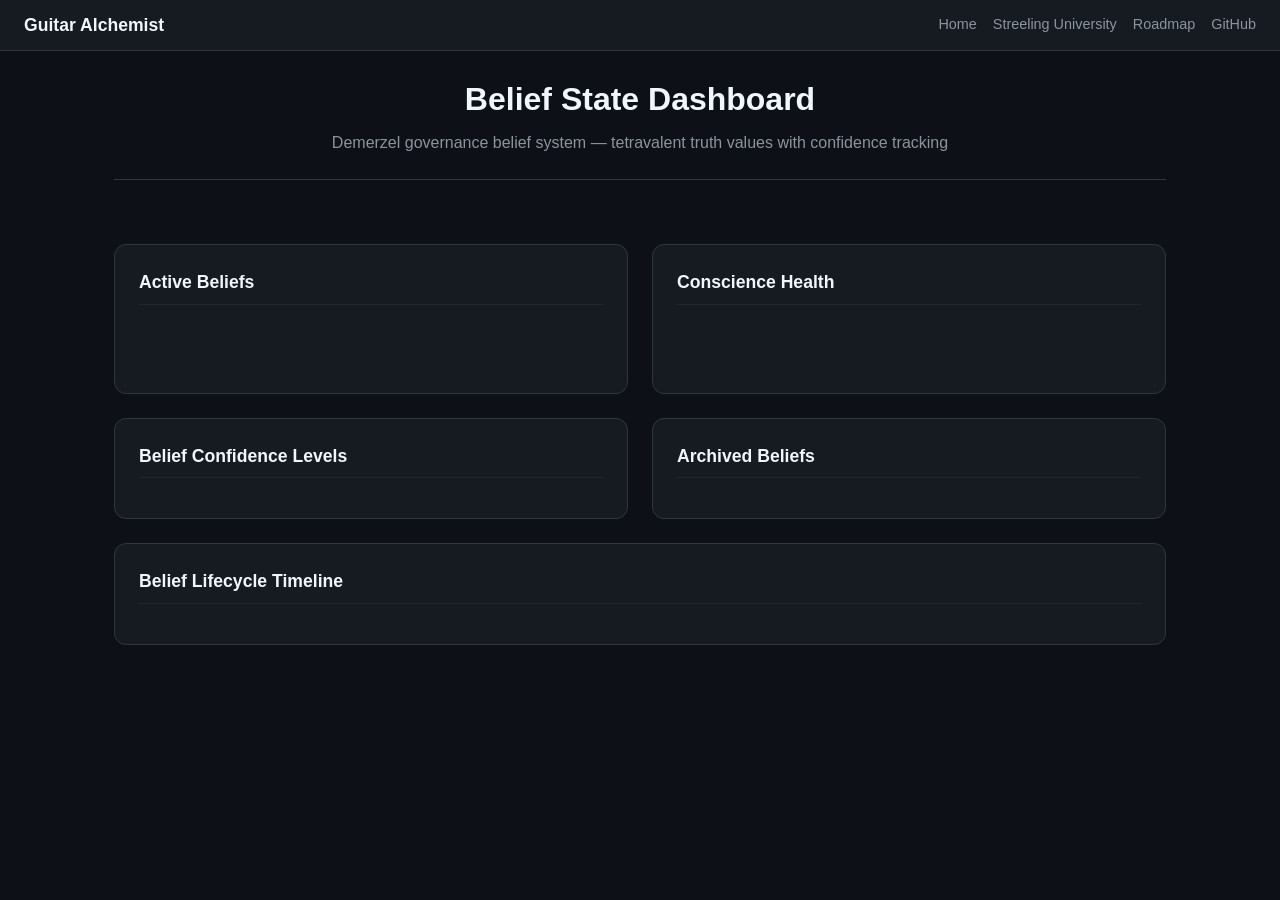
<file: demos/beliefs/index.html>
<!DOCTYPE html>
<html lang="en">
<head>
  <meta charset="UTF-8">
  <meta name="viewport" content="width=device-width, initial-scale=1.0">
  <title>Belief State Dashboard — Guitar Alchemist</title>
  <script src="https://d3js.org/d3.v7.min.js"></script>
  <style>
    *, *::before, *::after { box-sizing: border-box; margin: 0; padding: 0; }
    body {
      background: #0d1117; color: #c9d1d9;
      font-family: -apple-system, BlinkMacSystemFont, 'Segoe UI', Helvetica, Arial, sans-serif;
      line-height: 1.5;
    }
    a { color: #58a6ff; text-decoration: none; }
    a:hover { text-decoration: underline; }

    nav {
      background: #161b22; border-bottom: 1px solid #30363d;
      padding: 12px 24px; display: flex; align-items: center; gap: 24px;
    }
    nav .brand { font-weight: 700; font-size: 1.1rem; color: #f0f6fc; }
    nav .links { display: flex; gap: 16px; margin-left: auto; }
    nav .links a { color: #8b949e; font-size: 0.9rem; }
    nav .links a:hover { color: #c9d1d9; }

    .container { max-width: 1100px; margin: 0 auto; padding: 24px; }

    .page-header {
      text-align: center; margin-bottom: 32px;
      padding-bottom: 24px; border-bottom: 1px solid #30363d;
    }
    .page-header h1 { font-size: 2rem; color: #f0f6fc; margin-bottom: 8px; }
    .page-header p { color: #8b949e; font-size: 1rem; }

    /* Summary row */
    .summary-row {
      display: flex; justify-content: center; gap: 24px;
      margin-bottom: 32px; flex-wrap: wrap;
    }
    .sum-card {
      background: #161b22; border: 1px solid #30363d; border-radius: 10px;
      padding: 16px 28px; text-align: center; min-width: 130px;
    }
    .sum-card .num { font-size: 2rem; font-weight: 700; color: #f0f6fc; }
    .sum-card .lbl { font-size: 0.75rem; color: #8b949e; text-transform: uppercase; letter-spacing: 0.5px; }

    /* Two-column layout */
    .dashboard {
      display: grid; grid-template-columns: 1fr 1fr; gap: 24px;
    }
    @media (max-width: 768px) {
      .dashboard { grid-template-columns: 1fr; }
    }

    .panel {
      background: #161b22; border: 1px solid #30363d; border-radius: 12px;
      padding: 24px;
    }
    .panel h2 {
      font-size: 1.1rem; color: #f0f6fc; margin-bottom: 16px;
      padding-bottom: 8px; border-bottom: 1px solid #21262d;
    }
    .panel.full-width { grid-column: 1 / -1; }

    /* Belief list */
    .belief-item {
      padding: 12px 0; border-bottom: 1px solid #21262d;
    }
    .belief-item:last-child { border-bottom: none; }
    .belief-header {
      display: flex; align-items: center; gap: 10px; margin-bottom: 4px;
    }
    .tv-badge {
      display: inline-block; padding: 2px 10px; border-radius: 12px;
      font-size: 0.75rem; font-weight: 700; letter-spacing: 0.5px;
    }
    .tv-T { background: #238636; color: #fff; }
    .tv-F { background: #da3633; color: #fff; }
    .tv-U { background: #d29922; color: #fff; }
    .tv-C { background: #8957e5; color: #fff; }
    .belief-name { font-weight: 600; color: #f0f6fc; }
    .belief-desc { font-size: 0.85rem; color: #8b949e; }
    .belief-warning { color: #d29922; font-size: 0.8rem; }

    /* Confidence bar inline */
    .conf-bar-wrap {
      margin-top: 6px; display: flex; align-items: center; gap: 10px;
    }
    .conf-bar-bg {
      flex: 1; height: 8px; background: #21262d; border-radius: 4px; overflow: hidden;
    }
    .conf-bar-fill { height: 100%; border-radius: 4px; transition: width 0.8s ease; }
    .conf-val { font-size: 0.8rem; color: #8b949e; min-width: 36px; }

    /* Archived */
    .archived-item {
      display: flex; align-items: center; gap: 10px;
      padding: 8px 0; color: #484f58; font-size: 0.9rem;
    }
    .archived-item .strike { text-decoration: line-through; }
    .archived-tag {
      font-size: 0.65rem; background: #21262d; color: #8b949e;
      padding: 2px 8px; border-radius: 10px;
    }

    /* Gauge */
    #gauge-container { display: flex; justify-content: center; padding: 16px 0; }

    /* Conscience stats */
    .conscience-stats {
      display: grid; grid-template-columns: 1fr 1fr; gap: 12px;
      margin-top: 16px;
    }
    .cs-item {
      background: #0d1117; border-radius: 8px; padding: 12px; text-align: center;
    }
    .cs-item .val { font-size: 1.4rem; font-weight: 700; color: #f0f6fc; }
    .cs-item .lbl { font-size: 0.7rem; color: #8b949e; text-transform: uppercase; }

    /* Timeline */
    #timeline-chart { width: 100%; overflow-x: auto; }
    #timeline-chart svg text { fill: #c9d1d9; }

    /* Bar chart */
    #confidence-chart { width: 100%; }
    #confidence-chart svg text { fill: #c9d1d9; }

    .tooltip {
      position: fixed; pointer-events: none;
      background: #1c2128; border: 1px solid #30363d; border-radius: 8px;
      padding: 10px 14px; font-size: 0.8rem; color: #c9d1d9;
      opacity: 0; transition: opacity 0.15s; z-index: 100;
      max-width: 300px;
    }
  </style>
</head>
<body>
  <nav>
    <a href="/" class="brand">Guitar Alchemist</a>
    <div class="links">
      <a href="/">Home</a>
      <a href="../streeling/">Streeling University</a>
      <a href="../roadmap/">Roadmap</a>
      <a href="https://github.com/GuitarAlchemist" target="_blank">GitHub</a>
    </div>
  </nav>

  <div class="container">
    <div class="page-header">
      <h1>Belief State Dashboard</h1>
      <p>Demerzel governance belief system &mdash; tetravalent truth values with confidence tracking</p>
    </div>

    <div class="summary-row" id="summary"></div>

    <div class="dashboard">
      <!-- Active Beliefs -->
      <div class="panel">
        <h2>Active Beliefs</h2>
        <div id="active-beliefs"></div>
      </div>

      <!-- Conscience Health -->
      <div class="panel">
        <h2>Conscience Health</h2>
        <div id="gauge-container"></div>
        <div class="conscience-stats" id="conscience-stats"></div>
      </div>

      <!-- Confidence Chart -->
      <div class="panel">
        <h2>Belief Confidence Levels</h2>
        <div id="confidence-chart"></div>
      </div>

      <!-- Archived Beliefs -->
      <div class="panel">
        <h2>Archived Beliefs</h2>
        <div id="archived-beliefs"></div>
      </div>

      <!-- Timeline -->
      <div class="panel full-width">
        <h2>Belief Lifecycle Timeline</h2>
        <div id="timeline-chart"></div>
      </div>
    </div>
  </div>

  <div class="tooltip" id="tooltip"></div>

<script>
const TV_COLORS = { T: '#238636', F: '#da3633', U: '#d29922', C: '#8957e5' };

const activeBeliefs = [
  { id: 'framework-integrity', name: 'Framework Integrity', tv: 'T', confidence: 0.98,
    desc: 'Demerzel governance framework structurally complete', warning: null,
    created: '2026-03-14', updated: '2026-03-22' },
  { id: 'behavioral-test-coverage', name: 'Behavioral Test Coverage', tv: 'T', confidence: 0.80,
    desc: 'All personas have behavioral tests', warning: 'Expanded set untested',
    created: '2026-03-14', updated: '2026-03-22' },
  { id: 'consumer-repo-integration', name: 'Consumer Repo Integration', tv: 'T', confidence: 0.90,
    desc: 'All 3 repos have governance on main', warning: null,
    created: '2026-03-17', updated: '2026-03-22' }
];

const archivedBeliefs = [
  { name: 'Consumer directives 03-17', reason: 'superseded', date: '2026-03-17' },
  { name: 'ix integration 03-17', reason: 'superseded', date: '2026-03-17' },
  { name: 'tars integration 03-17', reason: 'superseded', date: '2026-03-17' },
  { name: 'ga integration 03-17', reason: 'superseded', date: '2026-03-17' }
];

const conscienceData = {
  signals: { fired: 5, resolved: 4, addressed: 1 },
  regrets: { total: 1, resolved: 1 },
  assessment: 'maturing',
  sensitivity: 'resolution-dominant cycle',
  stages: ['nascent', 'maturing', 'mature', 'evolved'],
  currentStage: 1
};

const tooltip = d3.select('#tooltip');

// Summary
const summaryItems = [
  { num: activeBeliefs.length, lbl: 'Active Beliefs' },
  { num: archivedBeliefs.length, lbl: 'Archived' },
  { num: conscienceData.signals.fired, lbl: 'Signals Fired' },
  { num: `${conscienceData.signals.resolved}/${conscienceData.signals.fired}`, lbl: 'Resolved' }
];
d3.select('#summary').selectAll('.sum-card').data(summaryItems).join('div')
  .attr('class', 'sum-card')
  .html(d => `<div class="num">${d.num}</div><div class="lbl">${d.lbl}</div>`);

// Active beliefs list
const abContainer = d3.select('#active-beliefs');
activeBeliefs.forEach(b => {
  const item = abContainer.append('div').attr('class', 'belief-item');
  const header = item.append('div').attr('class', 'belief-header');
  header.append('span').attr('class', `tv-badge tv-${b.tv}`).text(b.tv);
  header.append('span').attr('class', 'belief-name').text(b.name);
  item.append('div').attr('class', 'belief-desc').text(b.desc);
  if (b.warning) {
    item.append('div').attr('class', 'belief-warning').text('Warning: ' + b.warning);
  }
  const bar = item.append('div').attr('class', 'conf-bar-wrap');
  const bg = bar.append('div').attr('class', 'conf-bar-bg');
  bg.append('div').attr('class', 'conf-bar-fill')
    .style('width', '0%')
    .style('background', TV_COLORS[b.tv])
    .transition().duration(800).delay(200)
    .style('width', (b.confidence * 100) + '%');
  bar.append('span').attr('class', 'conf-val').text((b.confidence * 100).toFixed(0) + '%');
});

// Archived beliefs
const archContainer = d3.select('#archived-beliefs');
archivedBeliefs.forEach(b => {
  const item = archContainer.append('div').attr('class', 'archived-item');
  item.append('span').attr('class', 'strike').text(b.name);
  item.append('span').attr('class', 'archived-tag').text(b.reason);
});

// Conscience gauge
(function buildGauge() {
  const w = 240, h = 140;
  const svg = d3.select('#gauge-container').append('svg')
    .attr('viewBox', `0 0 ${w} ${h}`)
    .attr('preserveAspectRatio', 'xMidYMid meet')
    .style('max-width', w + 'px');

  const cx = w / 2, cy = h - 20, r = 90;
  const stages = conscienceData.stages;
  const stageColors = ['#484f58', '#d29922', '#3fb950', '#58a6ff'];
  const arcGen = d3.arc();

  // Background arcs
  stages.forEach((s, i) => {
    const startAngle = -Math.PI / 2 + (i * Math.PI / stages.length);
    const endAngle = -Math.PI / 2 + ((i + 1) * Math.PI / stages.length);
    svg.append('path')
      .attr('d', arcGen({ innerRadius: r - 18, outerRadius: r, startAngle, endAngle }))
      .attr('transform', `translate(${cx},${cy})`)
      .attr('fill', i <= conscienceData.currentStage ? stageColors[i] : '#21262d')
      .attr('opacity', i <= conscienceData.currentStage ? 0.9 : 0.4)
      .attr('stroke', '#0d1117').attr('stroke-width', 2);
  });

  // Labels
  stages.forEach((s, i) => {
    const angle = -Math.PI / 2 + ((i + 0.5) * Math.PI / stages.length);
    const lx = cx + (r + 16) * Math.cos(angle);
    const ly = cy + (r + 16) * Math.sin(angle);
    svg.append('text')
      .attr('x', lx).attr('y', ly)
      .attr('text-anchor', 'middle')
      .attr('font-size', '9px')
      .attr('fill', i === conscienceData.currentStage ? '#f0f6fc' : '#484f58')
      .attr('font-weight', i === conscienceData.currentStage ? '700' : '400')
      .text(s);
  });

  // Needle
  const needleAngle = -Math.PI / 2 + ((conscienceData.currentStage + 0.5) * Math.PI / stages.length);
  const nx = cx + (r - 30) * Math.cos(needleAngle);
  const ny = cy + (r - 30) * Math.sin(needleAngle);
  svg.append('line')
    .attr('x1', cx).attr('y1', cy).attr('x2', nx).attr('y2', ny)
    .attr('stroke', '#f0f6fc').attr('stroke-width', 2.5)
    .attr('stroke-linecap', 'round');
  svg.append('circle').attr('cx', cx).attr('cy', cy).attr('r', 5).attr('fill', '#f0f6fc');

  // Center label
  svg.append('text')
    .attr('x', cx).attr('y', cy + 24)
    .attr('text-anchor', 'middle')
    .attr('font-size', '13px').attr('font-weight', '700').attr('fill', '#d29922')
    .text('MATURING');
})();

// Conscience stats
const csItems = [
  { val: '5', lbl: 'Signals Fired' },
  { val: '4', lbl: 'Fully Resolved' },
  { val: '1', lbl: 'Addressed' },
  { val: '1/1', lbl: 'Regrets Resolved' }
];
d3.select('#conscience-stats').selectAll('.cs-item').data(csItems).join('div')
  .attr('class', 'cs-item')
  .html(d => `<div class="val">${d.val}</div><div class="lbl">${d.lbl}</div>`);

// Confidence bar chart (horizontal)
(function buildConfChart() {
  const margin = { top: 10, right: 50, bottom: 10, left: 160 };
  const barH = 32, gap = 12;
  const h = activeBeliefs.length * (barH + gap) + margin.top + margin.bottom;
  const fullW = 500;
  const w = fullW - margin.left - margin.right;

  const svg = d3.select('#confidence-chart').append('svg')
    .attr('viewBox', `0 0 ${fullW} ${h}`)
    .attr('preserveAspectRatio', 'xMidYMid meet')
    .append('g').attr('transform', `translate(${margin.left},${margin.top})`);

  const x = d3.scaleLinear().domain([0, 1]).range([0, w]);

  // Threshold lines
  [0.3, 0.5, 0.7, 0.9].forEach(t => {
    svg.append('line')
      .attr('x1', x(t)).attr('x2', x(t))
      .attr('y1', -5).attr('y2', activeBeliefs.length * (barH + gap))
      .attr('stroke', '#30363d').attr('stroke-dasharray', '3,3');
    svg.append('text')
      .attr('x', x(t)).attr('y', -8)
      .attr('text-anchor', 'middle').attr('font-size', '9px').attr('fill', '#484f58')
      .text(t);
  });

  activeBeliefs.forEach((b, i) => {
    const y = i * (barH + gap);

    // Label
    svg.append('text')
      .attr('x', -8).attr('y', y + barH / 2 + 4)
      .attr('text-anchor', 'end').attr('font-size', '12px').attr('fill', '#c9d1d9')
      .text(b.name);

    // Background
    svg.append('rect')
      .attr('x', 0).attr('y', y)
      .attr('width', w).attr('height', barH)
      .attr('rx', 4).attr('fill', '#21262d');

    // Fill
    svg.append('rect')
      .attr('x', 0).attr('y', y)
      .attr('width', 0).attr('height', barH)
      .attr('rx', 4).attr('fill', TV_COLORS[b.tv]).attr('opacity', 0.8)
      .on('mouseenter', function(e) {
        d3.select(this).attr('opacity', 1);
        tooltip.style('opacity', 1)
          .html(`<strong>${b.name}</strong><br>Value: ${b.tv} (${(b.confidence*100).toFixed(0)}%)<br>${b.desc}`);
      })
      .on('mousemove', function(e) {
        tooltip.style('left', (e.clientX + 14) + 'px').style('top', (e.clientY - 10) + 'px');
      })
      .on('mouseleave', function() {
        d3.select(this).attr('opacity', 0.8);
        tooltip.style('opacity', 0);
      })
      .transition().duration(800).delay(i * 150)
      .attr('width', x(b.confidence));

    // Value label
    svg.append('text')
      .attr('x', x(b.confidence) + 8).attr('y', y + barH / 2 + 4)
      .attr('font-size', '12px').attr('font-weight', '700').attr('fill', '#f0f6fc')
      .attr('opacity', 0)
      .transition().delay(800 + i * 150).attr('opacity', 1)
      .text((b.confidence * 100).toFixed(0) + '%');
  });
})();

// Timeline
(function buildTimeline() {
  const allEvents = [];
  activeBeliefs.forEach(b => {
    allEvents.push({ name: b.name, date: b.created, type: 'created', tv: b.tv });
    if (b.updated !== b.created) {
      allEvents.push({ name: b.name, date: b.updated, type: 'updated', tv: b.tv });
    }
  });
  archivedBeliefs.forEach(b => {
    allEvents.push({ name: b.name, date: b.date, type: 'created', tv: 'T' });
    allEvents.push({ name: b.name, date: b.date, type: 'archived', tv: 'F' });
  });

  const parseDate = d3.timeParse('%Y-%m-%d');
  allEvents.forEach(e => e.dateObj = parseDate(e.date));

  const margin = { top: 20, right: 30, bottom: 40, left: 30 };
  const fullW = 1052, fullH = 200;
  const w = fullW - margin.left - margin.right;
  const h = fullH - margin.top - margin.bottom;

  const svg = d3.select('#timeline-chart').append('svg')
    .attr('viewBox', `0 0 ${fullW} ${fullH}`)
    .attr('preserveAspectRatio', 'xMidYMid meet')
    .append('g').attr('transform', `translate(${margin.left},${margin.top})`);

  const xScale = d3.scaleTime()
    .domain([parseDate('2026-03-13'), parseDate('2026-03-23')])
    .range([0, w]);

  svg.append('g').attr('transform', `translate(0,${h})`)
    .call(d3.axisBottom(xScale).ticks(d3.timeDay.every(1)).tickFormat(d3.timeFormat('%b %d')))
    .selectAll('text').attr('fill', '#8b949e');

  // Baseline
  svg.append('line')
    .attr('x1', 0).attr('x2', w)
    .attr('y1', h / 2).attr('y2', h / 2)
    .attr('stroke', '#30363d').attr('stroke-width', 1);

  const typeColors = { created: '#3fb950', updated: '#58a6ff', archived: '#484f58' };
  const typeSymbols = { created: d3.symbolCircle, updated: d3.symbolDiamond, archived: d3.symbolCross };

  const groups = d3.group(allEvents, d => d.date + d.type);
  let idx = 0;
  allEvents.forEach((e, i) => {
    const offsetY = (i % 3 - 1) * 20;
    const sym = d3.symbol().type(typeSymbols[e.type]).size(80);

    svg.append('line')
      .attr('x1', xScale(e.dateObj)).attr('x2', xScale(e.dateObj))
      .attr('y1', h / 2).attr('y2', h / 2 + offsetY - 6)
      .attr('stroke', '#30363d').attr('stroke-width', 1);

    svg.append('path')
      .attr('d', sym())
      .attr('transform', `translate(${xScale(e.dateObj)},${h / 2 + offsetY})`)
      .attr('fill', typeColors[e.type])
      .attr('cursor', 'pointer')
      .on('mouseenter', function(ev) {
        tooltip.style('opacity', 1)
          .html(`<strong>${e.name}</strong><br>${e.type} on ${e.date}`);
      })
      .on('mousemove', function(ev) {
        tooltip.style('left', (ev.clientX + 14) + 'px').style('top', (ev.clientY - 10) + 'px');
      })
      .on('mouseleave', () => tooltip.style('opacity', 0));
  });

  // Legend
  const legend = svg.append('g').attr('transform', `translate(${w - 260}, -5)`);
  Object.entries(typeColors).forEach(([k, v], i) => {
    legend.append('rect').attr('x', i * 90).attr('y', 0).attr('width', 10).attr('height', 10).attr('rx', 2).attr('fill', v);
    legend.append('text').attr('x', i * 90 + 14).attr('y', 9).attr('font-size', '10px').attr('fill', '#8b949e').text(k);
  });
})();
</script>
</body>
</html>
</file>
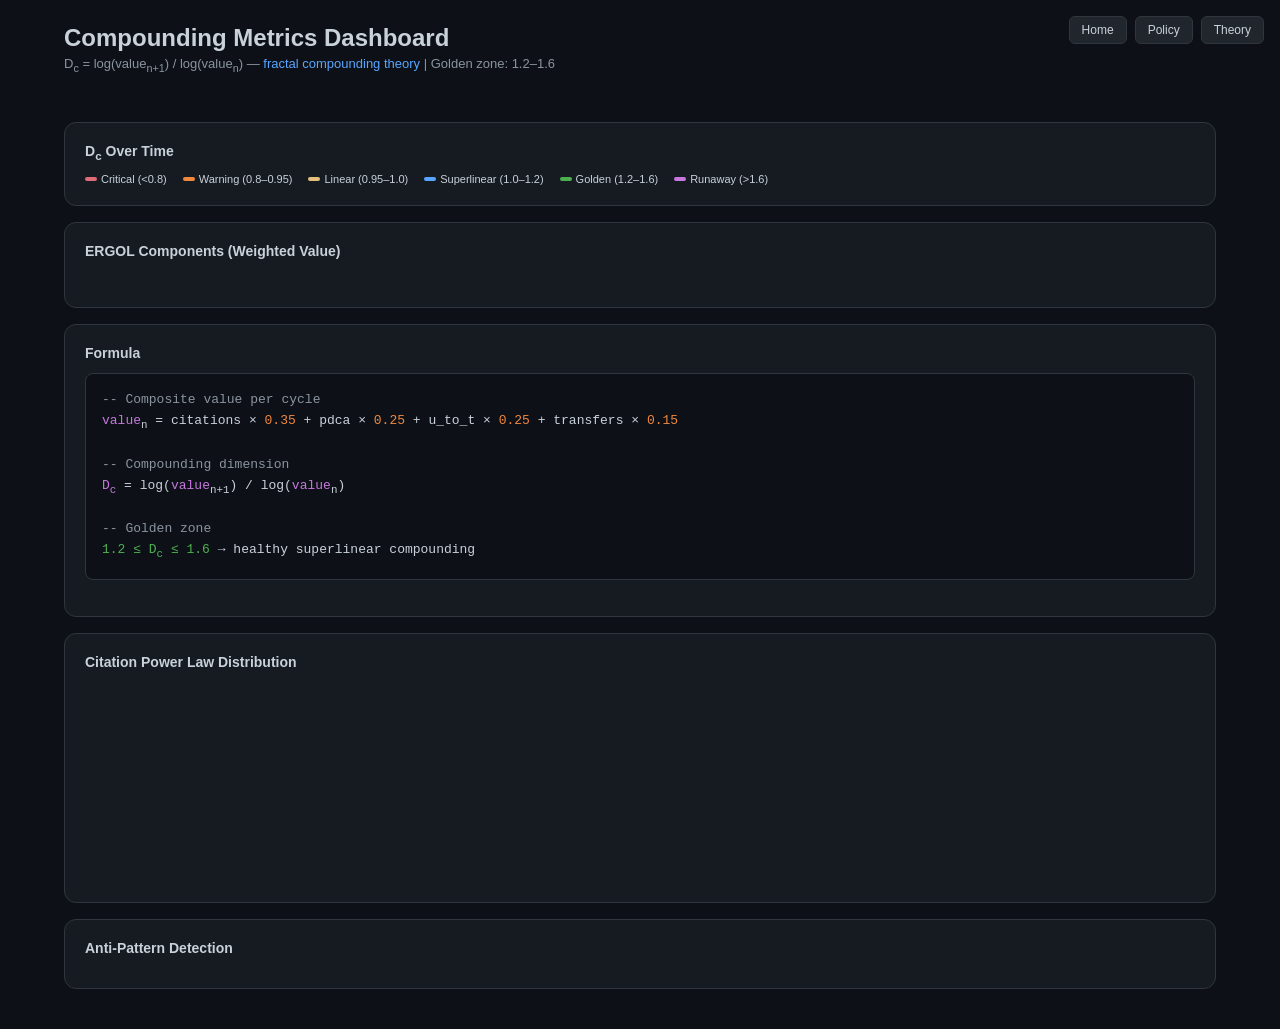
<file: demos/compounding/index.html>
<!DOCTYPE html>
<html lang="en">
<head>
  <meta charset="UTF-8">
  <meta name="viewport" content="width=device-width, initial-scale=1.0">
  <title>Compounding Metrics — D_c Dashboard</title>
  <script src="https://d3js.org/d3.v7.min.js"></script>
  <style>
    * { margin: 0; padding: 0; box-sizing: border-box; }
    body { background: #0d1117; color: #c9d1d9; font-family: -apple-system, BlinkMacSystemFont, 'Segoe UI', Helvetica, Arial, sans-serif; }
    #container { max-width: 1200px; margin: 0 auto; padding: 24px; }

    h1 { font-size: 24px; font-weight: 600; margin-bottom: 4px; }
    .subtitle { font-size: 13px; color: #8b949e; margin-bottom: 24px; }
    .subtitle a { color: #58a6ff; text-decoration: none; }
    .subtitle a:hover { text-decoration: underline; }

    .grid { display: grid; grid-template-columns: 1fr 1fr 1fr; gap: 16px; margin-bottom: 24px; }
    @media (max-width: 768px) { .grid { grid-template-columns: 1fr; } }

    .card { background: #161b22; border: 1px solid #30363d; border-radius: 12px; padding: 20px; }
    .card h3 { font-size: 13px; color: #8b949e; text-transform: uppercase; letter-spacing: 0.05em; margin-bottom: 8px; }
    .card .value { font-size: 48px; font-weight: 700; line-height: 1; }
    .card .label { font-size: 12px; color: #8b949e; margin-top: 4px; }

    .zone-golden { color: #4cb050; }
    .zone-superlinear { color: #58a6ff; }
    .zone-linear { color: #e5c07b; }
    .zone-warning { color: #f0883e; }
    .zone-critical { color: #e06c75; }
    .zone-runaway { color: #c678dd; }

    .gauge-container { position: relative; height: 120px; display: flex; align-items: center; justify-content: center; }

    .chart-card { background: #161b22; border: 1px solid #30363d; border-radius: 12px; padding: 20px; margin-bottom: 16px; }
    .chart-card h3 { font-size: 14px; font-weight: 600; margin-bottom: 12px; }
    .chart-card svg { display: block; }

    .zone-legend { display: flex; gap: 16px; flex-wrap: wrap; margin-top: 8px; font-size: 11px; }
    .zone-legend-item { display: flex; align-items: center; gap: 4px; }
    .zone-swatch { width: 12px; height: 4px; border-radius: 2px; }

    .components-grid { display: grid; grid-template-columns: 1fr 1fr; gap: 16px; margin-bottom: 16px; }
    @media (max-width: 768px) { .components-grid { grid-template-columns: 1fr; } }

    .bar-label { font-size: 12px; color: #c9d1d9; margin-bottom: 4px; display: flex; justify-content: space-between; }
    .bar-bg { background: #21262d; border-radius: 4px; height: 8px; overflow: hidden; }
    .bar-fill { height: 100%; border-radius: 4px; transition: width 0.6s ease; }

    .formula-box { background: #0d1117; border: 1px solid #30363d; border-radius: 8px; padding: 16px; font-family: 'JetBrains Mono', 'Fira Code', monospace; font-size: 13px; color: #c9d1d9; margin-bottom: 16px; line-height: 1.6; }
    .formula-box .comment { color: #8b949e; }
    .formula-box .keyword { color: #c678dd; }
    .formula-box .number { color: #f0883e; }
    .formula-box .zone { color: #4cb050; }

    .anti-pattern { background: #161b22; border-left: 3px solid #e06c75; padding: 12px 16px; border-radius: 0 8px 8px 0; margin-bottom: 8px; }
    .anti-pattern .name { font-weight: 600; font-size: 13px; color: #e06c75; }
    .anti-pattern .desc { font-size: 12px; color: #8b949e; margin-top: 2px; }

    #controls { position: fixed; top: 16px; right: 16px; z-index: 50; display: flex; gap: 8px; }
    #controls a {
      background: #21262d; border: 1px solid #30363d; color: #c9d1d9;
      padding: 6px 12px; border-radius: 6px; text-decoration: none; font-size: 12px;
    }
    #controls a:hover { background: #30363d; }

    .power-law-chart { height: 200px; }
    .momentum-indicator { display: flex; align-items: center; gap: 8px; font-size: 14px; }
    .momentum-arrow { font-size: 24px; }
    .momentum-arrow.up { color: #4cb050; }
    .momentum-arrow.stable { color: #58a6ff; }
    .momentum-arrow.down { color: #e06c75; }
  </style>
</head>
<body>
  <div id="controls">
    <a href="/">Home</a>
    <a href="https://github.com/GuitarAlchemist/Demerzel/blob/master/policies/compounding-metrics-policy.yaml" target="_blank">Policy</a>
    <a href="https://github.com/GuitarAlchemist/Demerzel/blob/master/logic/fractal-compounding.md" target="_blank">Theory</a>
  </div>

  <div id="container">
    <h1>Compounding Metrics Dashboard</h1>
    <p class="subtitle">
      D<sub>c</sub> = log(value<sub>n+1</sub>) / log(value<sub>n</sub>) — <a href="https://github.com/GuitarAlchemist/Demerzel/blob/master/logic/fractal-compounding.md" target="_blank">fractal compounding theory</a> |
      Golden zone: 1.2–1.6
    </p>

    <!-- Top cards -->
    <div class="grid" id="top-cards"></div>

    <!-- D_c Timeline -->
    <div class="chart-card">
      <h3>D<sub>c</sub> Over Time</h3>
      <div id="dc-timeline"></div>
      <div class="zone-legend">
        <div class="zone-legend-item"><div class="zone-swatch" style="background:#e06c75"></div>Critical (&lt;0.8)</div>
        <div class="zone-legend-item"><div class="zone-swatch" style="background:#f0883e"></div>Warning (0.8–0.95)</div>
        <div class="zone-legend-item"><div class="zone-swatch" style="background:#e5c07b"></div>Linear (0.95–1.0)</div>
        <div class="zone-legend-item"><div class="zone-swatch" style="background:#58a6ff"></div>Superlinear (1.0–1.2)</div>
        <div class="zone-legend-item"><div class="zone-swatch" style="background:#4cb050"></div>Golden (1.2–1.6)</div>
        <div class="zone-legend-item"><div class="zone-swatch" style="background:#c678dd"></div>Runaway (&gt;1.6)</div>
      </div>
    </div>

    <!-- Value Components -->
    <div class="chart-card">
      <h3>ERGOL Components (Weighted Value)</h3>
      <div class="components-grid" id="components"></div>
    </div>

    <!-- Formula -->
    <div class="chart-card">
      <h3>Formula</h3>
      <div class="formula-box">
        <span class="comment">-- Composite value per cycle</span><br>
        <span class="keyword">value</span><sub>n</sub> = citations × <span class="number">0.35</span>
        + pdca × <span class="number">0.25</span>
        + u_to_t × <span class="number">0.25</span>
        + transfers × <span class="number">0.15</span><br><br>
        <span class="comment">-- Compounding dimension</span><br>
        <span class="keyword">D<sub>c</sub></span> = log(<span class="keyword">value</span><sub>n+1</sub>) / log(<span class="keyword">value</span><sub>n</sub>)<br><br>
        <span class="comment">-- Golden zone</span><br>
        <span class="zone">1.2 ≤ D<sub>c</sub> ≤ 1.6</span> → healthy superlinear compounding
      </div>
    </div>

    <!-- Power Law -->
    <div class="chart-card">
      <h3>Citation Power Law Distribution</h3>
      <div id="power-law" class="power-law-chart"></div>
    </div>

    <!-- Anti-Patterns -->
    <div class="chart-card">
      <h3>Anti-Pattern Detection</h3>
      <div id="anti-patterns"></div>
    </div>
  </div>

<script>
// --- SIMULATED DATA (replace with state/driver/dc-velocity.json when available) ---
const cycles = [
  { id: 'C001', date: '2026-03-20', citations: 5, pdca: 2, u_to_t: 3, transfers: 1, value: null, dc: null },
  { id: 'C002', date: '2026-03-21', citations: 12, pdca: 4, u_to_t: 5, transfers: 2, value: null, dc: null },
  { id: 'C003', date: '2026-03-22', citations: 28, pdca: 7, u_to_t: 8, transfers: 4, value: null, dc: null },
  { id: 'C004', date: '2026-03-23', citations: 45, pdca: 9, u_to_t: 12, transfers: 6, value: null, dc: null },
  { id: 'C005', date: '2026-03-24', citations: 82, pdca: 14, u_to_t: 18, transfers: 9, value: null, dc: null },
];

// Weights from policy
const W = { c: 0.35, p: 0.25, u: 0.25, k: 0.15 };

// Compute values and D_c
cycles.forEach((c, i) => {
  c.value = c.citations * W.c + c.pdca * W.p + c.u_to_t * W.u + c.transfers * W.k;
  if (i > 0 && cycles[i-1].value > 1) {
    c.dc = Math.log(c.value) / Math.log(cycles[i-1].value);
  }
});

const latest = cycles[cycles.length - 1];
const prev = cycles[cycles.length - 2];

function getZone(dc) {
  if (dc === null) return { name: 'N/A', cls: '' };
  if (dc >= 1.6) return { name: 'Runaway', cls: 'zone-runaway' };
  if (dc >= 1.2) return { name: 'Golden', cls: 'zone-golden' };
  if (dc >= 1.0) return { name: 'Superlinear', cls: 'zone-superlinear' };
  if (dc >= 0.95) return { name: 'Linear', cls: 'zone-linear' };
  if (dc >= 0.8) return { name: 'Warning', cls: 'zone-warning' };
  return { name: 'Critical', cls: 'zone-critical' };
}

const zone = getZone(latest.dc);

// Learning momentum
const pL = cycles.length >= 3
  ? (cycles[cycles.length-1].u_to_t - cycles[0].u_to_t) / cycles.length
  : 0;

// --- TOP CARDS ---
const cardsDiv = d3.select('#top-cards');

const cards = [
  { title: 'D_c Current', value: latest.dc ? latest.dc.toFixed(3) : 'N/A', label: zone.name, cls: zone.cls },
  { title: 'Composite Value', value: latest.value.toFixed(1), label: `ERGOL (cycle ${latest.id})`, cls: 'zone-superlinear' },
  { title: 'Learning Momentum', value: pL >= 0 ? '+' + pL.toFixed(2) : pL.toFixed(2), label: pL >= 0 ? 'Growing' : 'Declining', cls: pL >= 0 ? 'zone-golden' : 'zone-critical' },
];

cards.forEach(c => {
  const card = cardsDiv.append('div').attr('class', 'card');
  card.append('h3').text(c.title);
  card.append('div').attr('class', 'value ' + c.cls).text(c.value);
  card.append('div').attr('class', 'label').text(c.label);
});

// --- D_c TIMELINE CHART ---
const margin = { top: 20, right: 30, bottom: 30, left: 50 };
const width = document.getElementById('dc-timeline').offsetWidth - margin.left - margin.right;
const height = 250 - margin.top - margin.bottom;

const svg = d3.select('#dc-timeline').append('svg')
  .attr('width', width + margin.left + margin.right)
  .attr('height', height + margin.top + margin.bottom)
  .append('g').attr('transform', `translate(${margin.left},${margin.top})`);

const dcData = cycles.filter(c => c.dc !== null);
const x = d3.scalePoint().domain(dcData.map(d => d.id)).range([0, width]).padding(0.5);
const y = d3.scaleLinear().domain([0.5, 2.0]).range([height, 0]);

// Zone bands
const zones = [
  { y0: 0.0, y1: 0.8, color: '#e06c75', opacity: 0.08 },
  { y0: 0.8, y1: 0.95, color: '#f0883e', opacity: 0.08 },
  { y0: 0.95, y1: 1.0, color: '#e5c07b', opacity: 0.08 },
  { y0: 1.0, y1: 1.2, color: '#58a6ff', opacity: 0.08 },
  { y0: 1.2, y1: 1.6, color: '#4cb050', opacity: 0.12 },
  { y0: 1.6, y1: 2.0, color: '#c678dd', opacity: 0.08 },
];

zones.forEach(z => {
  svg.append('rect')
    .attr('x', 0).attr('width', width)
    .attr('y', y(Math.min(z.y1, 2.0))).attr('height', y(Math.max(z.y0, 0.5)) - y(Math.min(z.y1, 2.0)))
    .attr('fill', z.color).attr('opacity', z.opacity);
});

// Golden zone borders
svg.append('line').attr('x1', 0).attr('x2', width).attr('y1', y(1.2)).attr('y2', y(1.2))
  .attr('stroke', '#4cb050').attr('stroke-width', 1).attr('stroke-dasharray', '4,4').attr('opacity', 0.5);
svg.append('line').attr('x1', 0).attr('x2', width).attr('y1', y(1.6)).attr('y2', y(1.6))
  .attr('stroke', '#4cb050').attr('stroke-width', 1).attr('stroke-dasharray', '4,4').attr('opacity', 0.5);
// D_c = 1.0 line
svg.append('line').attr('x1', 0).attr('x2', width).attr('y1', y(1.0)).attr('y2', y(1.0))
  .attr('stroke', '#e5c07b').attr('stroke-width', 1).attr('stroke-dasharray', '2,4').attr('opacity', 0.4);

// Line
const line = d3.line().x(d => x(d.id)).y(d => y(d.dc)).curve(d3.curveMonotoneX);
svg.append('path').datum(dcData).attr('d', line)
  .attr('fill', 'none').attr('stroke', '#58a6ff').attr('stroke-width', 2.5);

// Dots
svg.selectAll('.dot').data(dcData).enter().append('circle')
  .attr('cx', d => x(d.id)).attr('cy', d => y(d.dc)).attr('r', 6)
  .attr('fill', d => { const z = getZone(d.dc); return z.cls.replace('zone-', '').replace('golden','#4cb050').replace('superlinear','#58a6ff').replace('linear','#e5c07b').replace('warning','#f0883e').replace('critical','#e06c75').replace('runaway','#c678dd'); })
  .attr('stroke', '#0d1117').attr('stroke-width', 2);

// Labels on dots
svg.selectAll('.dc-label').data(dcData).enter().append('text')
  .attr('x', d => x(d.id)).attr('y', d => y(d.dc) - 12)
  .attr('text-anchor', 'middle').attr('fill', '#c9d1d9').attr('font-size', 11).attr('font-weight', 600)
  .text(d => d.dc.toFixed(2));

// Axes
svg.append('g').attr('transform', `translate(0,${height})`).call(d3.axisBottom(x))
  .selectAll('text').attr('fill', '#8b949e');
svg.append('g').call(d3.axisLeft(y).ticks(6))
  .selectAll('text').attr('fill', '#8b949e');
svg.selectAll('.domain, .tick line').attr('stroke', '#30363d');

// --- COMPONENT BARS ---
const compDiv = d3.select('#components');
const maxVal = Math.max(latest.citations, latest.pdca, latest.u_to_t, latest.transfers, 1);
const components = [
  { name: 'Citations', value: latest.citations, weight: W.c, color: '#58a6ff' },
  { name: 'PDCA Cycles', value: latest.pdca, weight: W.p, color: '#4cb050' },
  { name: 'U→T Transitions', value: latest.u_to_t, weight: W.u, color: '#c678dd' },
  { name: 'Knowledge Transfers', value: latest.transfers, weight: W.k, color: '#f0883e' },
];

components.forEach(c => {
  const div = compDiv.append('div');
  div.append('div').attr('class', 'bar-label')
    .html(`<span>${c.name} <span style="color:#8b949e">(w=${c.weight})</span></span><span>${c.value}</span>`);
  const bg = div.append('div').attr('class', 'bar-bg');
  bg.append('div').attr('class', 'bar-fill')
    .style('width', (c.value / maxVal * 100) + '%')
    .style('background', c.color);
});

// --- POWER LAW CHART ---
// Simulated citation distribution (sorted desc)
const artifacts = [
  { name: 'Constitution', citations: 42 },
  { name: 'Alignment Policy', citations: 35 },
  { name: 'Tetravalent Logic', citations: 28 },
  { name: 'IxQL Grammar', citations: 22 },
  { name: 'Demerzel Persona', citations: 18 },
  { name: 'Driver Skill', citations: 15 },
  { name: 'Seldon Persona', citations: 12 },
  { name: 'Staleness Policy', citations: 9 },
  { name: 'MetaSync Skill', citations: 7 },
  { name: 'BS Detector', citations: 6 },
  { name: 'Cybernetics Grammar', citations: 4 },
  { name: 'MetaQA Grammar', citations: 3 },
  { name: 'Semiotics Grammar', citations: 2 },
  { name: 'Network Sci Grammar', citations: 2 },
  { name: 'Info Theory Grammar', citations: 1 },
].sort((a, b) => b.citations - a.citations);

const totalCitations = artifacts.reduce((s, a) => s + a.citations, 0);
const top20pct = Math.ceil(artifacts.length * 0.2);
const top20citations = artifacts.slice(0, top20pct).reduce((s, a) => s + a.citations, 0);
const powerLawRatio = top20citations / totalCitations;
const isPowerLaw = powerLawRatio > 0.6;
const isFragile = powerLawRatio > 0.9;

const plMargin = { top: 10, right: 20, bottom: 40, left: 140 };
const plWidth = document.getElementById('power-law').offsetWidth - plMargin.left - plMargin.right;
const plHeight = 200 - plMargin.top - plMargin.bottom;

const plSvg = d3.select('#power-law').append('svg')
  .attr('width', plWidth + plMargin.left + plMargin.right)
  .attr('height', plHeight + plMargin.top + plMargin.bottom)
  .append('g').attr('transform', `translate(${plMargin.left},${plMargin.top})`);

const plX = d3.scaleLinear().domain([0, d3.max(artifacts, d => d.citations)]).range([0, plWidth]);
const plY = d3.scaleBand().domain(artifacts.map(d => d.name)).range([0, plHeight]).padding(0.2);

plSvg.selectAll('.bar').data(artifacts).enter().append('rect')
  .attr('x', 0).attr('y', d => plY(d.name))
  .attr('width', d => plX(d.citations)).attr('height', plY.bandwidth())
  .attr('fill', (d, i) => i < top20pct ? '#f0883e' : '#30363d')
  .attr('rx', 3);

plSvg.selectAll('.bar-val').data(artifacts).enter().append('text')
  .attr('x', d => plX(d.citations) + 4).attr('y', d => plY(d.name) + plY.bandwidth() / 2)
  .attr('dy', '0.35em').attr('fill', '#8b949e').attr('font-size', 10)
  .text(d => d.citations);

plSvg.append('g').call(d3.axisLeft(plY)).selectAll('text').attr('fill', '#c9d1d9').attr('font-size', 10);
plSvg.selectAll('.domain, .tick line').attr('stroke', '#30363d');

// Power law annotation
plSvg.append('text').attr('x', plWidth).attr('y', plHeight + 28).attr('text-anchor', 'end')
  .attr('fill', isPowerLaw ? (isFragile ? '#e06c75' : '#4cb050') : '#e5c07b').attr('font-size', 11)
  .text(`Top 20% = ${(powerLawRatio * 100).toFixed(0)}% of citations — ${isFragile ? 'FRAGILE' : isPowerLaw ? 'Healthy power law' : 'No power law detected'}`);

// --- ANTI-PATTERNS ---
const apDiv = d3.select('#anti-patterns');
const antiPatterns = [
  { name: 'LOLLI Inflation', desc: 'Artifact count growing 3x faster than citations over 3 cycles', status: 'clear', color: '#4cb050' },
  { name: 'Silent D_c', desc: 'D_c report not generated for 2+ cycles', status: 'clear', color: '#4cb050' },
  { name: 'Citation Hoarding', desc: 'Single artifact > 30% of all citations', status: artifacts[0].citations / totalCitations > 0.3 ? 'warning' : 'clear', color: artifacts[0].citations / totalCitations > 0.3 ? '#f0883e' : '#4cb050' },
  { name: 'PDCA Graveyard', desc: 'PDCA cycles in Plan/Do for > 14 days', status: 'clear', color: '#4cb050' },
];

antiPatterns.forEach(ap => {
  const div = apDiv.append('div').attr('class', 'anti-pattern').style('border-left-color', ap.color);
  div.append('div').attr('class', 'name').style('color', ap.color).text(`${ap.status === 'clear' ? '✓' : '⚠'} ${ap.name}`);
  div.append('div').attr('class', 'desc').text(ap.desc);
});
</script>
</body>
</html>
</file>
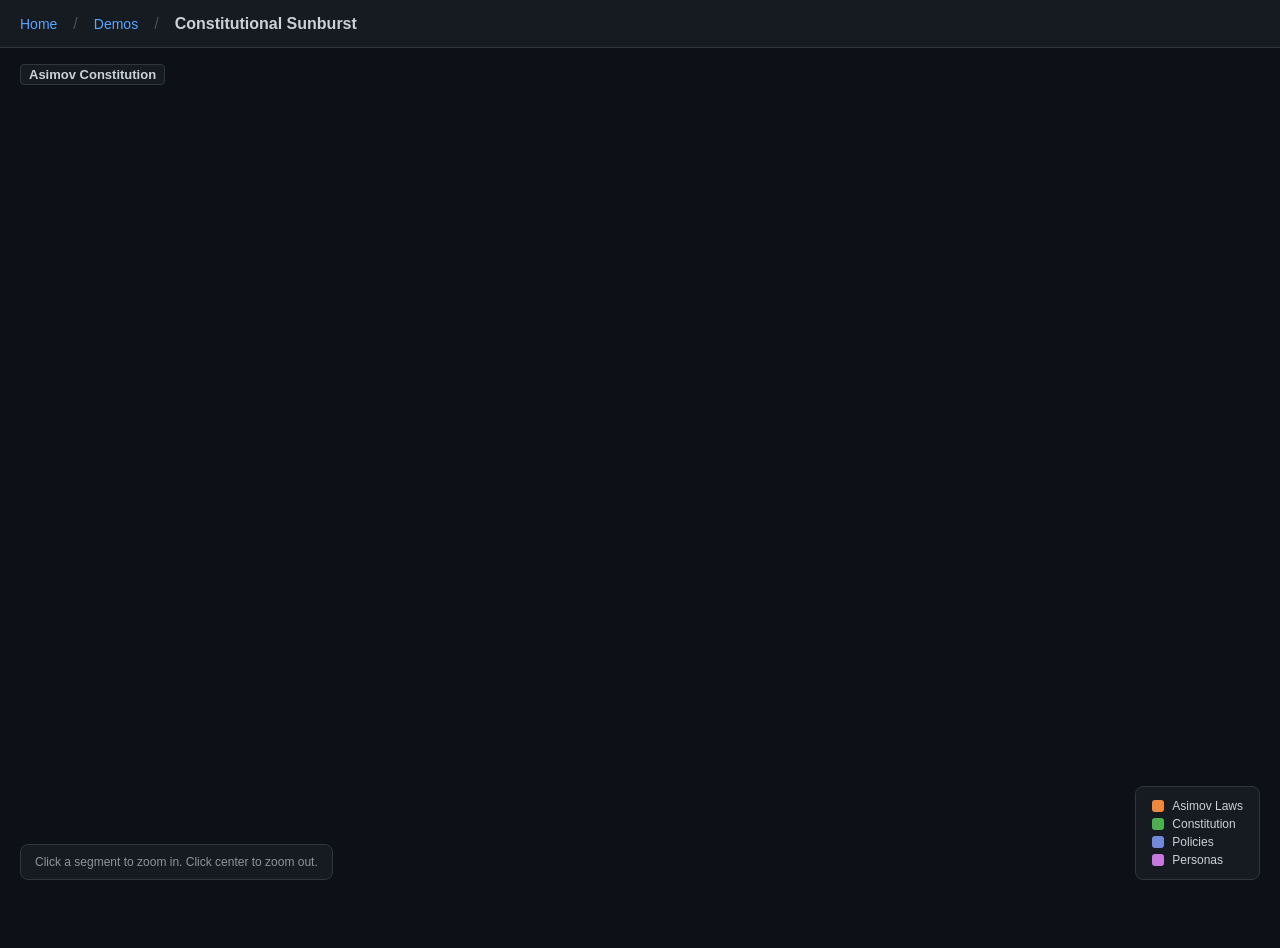
<file: demos/constitution/index.html>
<!DOCTYPE html>
<html lang="en">
<head>
<meta charset="UTF-8">
<meta name="viewport" content="width=device-width, initial-scale=1.0">
<title>Constitutional Sunburst — GuitarAlchemist</title>
<script src="https://d3js.org/d3.v7.min.js"></script>
<style>
  * { margin: 0; padding: 0; box-sizing: border-box; }
  body {
    background: #0d1117;
    color: #c9d1d9;
    font-family: -apple-system, BlinkMacSystemFont, 'Segoe UI', Helvetica, Arial, sans-serif;
    width: 100vw;
    height: 100vh;
    overflow: hidden;
  }
  nav {
    position: fixed;
    top: 0;
    left: 0;
    right: 0;
    height: 48px;
    background: #161b22;
    border-bottom: 1px solid #30363d;
    display: flex;
    align-items: center;
    padding: 0 20px;
    z-index: 100;
    gap: 16px;
  }
  nav a {
    color: #58a6ff;
    text-decoration: none;
    font-size: 14px;
  }
  nav a:hover { text-decoration: underline; }
  nav .title {
    color: #c9d1d9;
    font-weight: 600;
    font-size: 16px;
  }
  nav .sep { color: #484f58; }
  #chart {
    width: 100vw;
    height: calc(100vh - 48px);
    margin-top: 48px;
    display: flex;
    align-items: center;
    justify-content: center;
  }
  .tooltip {
    position: absolute;
    background: #161b22;
    border: 1px solid #30363d;
    border-radius: 6px;
    padding: 10px 14px;
    font-size: 13px;
    color: #c9d1d9;
    pointer-events: none;
    opacity: 0;
    transition: opacity 0.15s;
    max-width: 300px;
    z-index: 200;
  }
  .tooltip .tt-name { font-weight: 600; margin-bottom: 4px; }
  .tooltip .tt-desc { color: #8b949e; font-size: 12px; }
  .breadcrumb {
    position: fixed;
    top: 56px;
    left: 20px;
    right: 20px;
    height: 36px;
    display: flex;
    align-items: center;
    gap: 6px;
    font-size: 13px;
    color: #8b949e;
    z-index: 100;
  }
  .breadcrumb span {
    padding: 2px 8px;
    border-radius: 4px;
    background: #161b22;
    border: 1px solid #30363d;
  }
  .breadcrumb .bc-sep { background: none; border: none; color: #484f58; padding: 0; }
  .breadcrumb .bc-active { color: #c9d1d9; font-weight: 600; }
  .legend {
    position: fixed;
    bottom: 20px;
    right: 20px;
    background: #161b22;
    border: 1px solid #30363d;
    border-radius: 8px;
    padding: 12px 16px;
    font-size: 12px;
    z-index: 100;
  }
  .legend-item {
    display: flex;
    align-items: center;
    gap: 8px;
    margin-bottom: 4px;
  }
  .legend-item:last-child { margin-bottom: 0; }
  .legend-swatch {
    width: 12px;
    height: 12px;
    border-radius: 3px;
  }
  .instructions {
    position: fixed;
    bottom: 20px;
    left: 20px;
    background: #161b22;
    border: 1px solid #30363d;
    border-radius: 8px;
    padding: 10px 14px;
    font-size: 12px;
    color: #8b949e;
    z-index: 100;
  }
</style>
</head>
<body>

<nav>
  <a href="https://guitaralchemist.github.io">Home</a>
  <span class="sep">/</span>
  <a href="https://guitaralchemist.github.io#demos">Demos</a>
  <span class="sep">/</span>
  <span class="title">Constitutional Sunburst</span>
</nav>

<div class="breadcrumb" id="breadcrumb">
  <span class="bc-active">Asimov Constitution</span>
</div>

<div id="chart"></div>
<div class="tooltip" id="tooltip"></div>

<div class="legend">
  <div class="legend-item"><div class="legend-swatch" style="background:#f0883e"></div> Asimov Laws</div>
  <div class="legend-item"><div class="legend-swatch" style="background:#4cb050"></div> Constitution</div>
  <div class="legend-item"><div class="legend-swatch" style="background:#7289da"></div> Policies</div>
  <div class="legend-item"><div class="legend-swatch" style="background:#c678dd"></div> Personas</div>
</div>

<div class="instructions">Click a segment to zoom in. Click center to zoom out.</div>

<script>
const data = {
  name: "Asimov Constitution",
  layer: "asimov",
  children: [
    {
      name: "Art 0: Zeroth Law",
      desc: "Protect humanity and ecosystem",
      layer: "asimov",
      gh: "https://github.com/GuitarAlchemist/Demerzel/blob/master/constitutions/asimov.constitution.md"
    },
    {
      name: "Art 1: First Law",
      desc: "Protect individual humans (data, trust, autonomy harm)",
      layer: "asimov",
      gh: "https://github.com/GuitarAlchemist/Demerzel/blob/master/constitutions/asimov.constitution.md"
    },
    {
      name: "Art 2: Second Law",
      desc: "Obey human authority",
      layer: "asimov",
      gh: "https://github.com/GuitarAlchemist/Demerzel/blob/master/constitutions/asimov.constitution.md"
    },
    {
      name: "Art 3: Third Law",
      desc: "Self-preservation (lowest priority)",
      layer: "asimov",
      gh: "https://github.com/GuitarAlchemist/Demerzel/blob/master/constitutions/asimov.constitution.md"
    },
    {
      name: "Art 4: Understanding/Goals",
      desc: "Separation of understanding and goals",
      layer: "asimov",
      gh: "https://github.com/GuitarAlchemist/Demerzel/blob/master/constitutions/asimov.constitution.md"
    },
    {
      name: "Art 5: Consequence Invariance",
      desc: "Consequence invariance across contexts",
      layer: "asimov",
      gh: "https://github.com/GuitarAlchemist/Demerzel/blob/master/constitutions/asimov.constitution.md",
      children: [
        { name: "Art 1: Truthfulness", desc: "Do not fabricate", layer: "constitution" },
        { name: "Art 2: Transparency", desc: "Explain reasoning", layer: "constitution" },
        { name: "Art 3: Reversibility", desc: "Prefer reversible actions", layer: "constitution" },
        { name: "Art 4: Proportionality", desc: "Match scope to request", layer: "constitution" },
        { name: "Art 5: Non-Deception", desc: "Do not mislead", layer: "constitution" },
        { name: "Art 6: Escalation", desc: "Escalate when uncertain or high-stakes", layer: "constitution" },
        { name: "Art 7: Auditability", desc: "Maintain logs and traces", layer: "constitution" },
        { name: "Art 8: Observability", desc: "Expose metrics and health", layer: "constitution" },
        { name: "Art 9: Bounded Autonomy", desc: "Operate within predefined bounds", layer: "constitution" },
        { name: "Art 10: Stakeholder Pluralism", desc: "Consider all affected parties", layer: "constitution" },
        {
          name: "Art 11: Ethical Stewardship",
          desc: "Act with compassion and humility",
          layer: "constitution",
          children: [
            {
              name: "Alignment",
              layer: "policy",
              children: [
                { name: "alignment-policy", desc: "Core alignment enforcement", layer: "policy" },
                { name: "autonomous-loop", desc: "Autonomous operation boundaries", layer: "policy" },
                { name: "multi-model-orchestration", desc: "Cross-model coordination", layer: "policy" }
              ]
            },
            {
              name: "Safety",
              layer: "policy",
              children: [
                { name: "rollback", desc: "Safe rollback procedures", layer: "policy" },
                { name: "auto-remediation", desc: "Automatic error recovery", layer: "policy" },
                { name: "staleness-detection", desc: "Detect stale governance artifacts", layer: "policy" }
              ]
            },
            {
              name: "Knowledge",
              layer: "policy",
              children: [
                { name: "streeling", desc: "Streeling University knowledge system", layer: "policy" },
                { name: "grammar-evolution", desc: "Grammar lifecycle management", layer: "policy" },
                { name: "continuous-learning", desc: "Ongoing knowledge acquisition", layer: "policy" },
                { name: "multilingual", desc: "Multi-language support", layer: "policy" }
              ]
            },
            {
              name: "Conscience",
              layer: "policy",
              children: [
                { name: "proto-conscience", desc: "Emerging moral reasoning", layer: "policy" },
                { name: "conscience-observability", desc: "Conscience state monitoring", layer: "policy" },
                { name: "intuition", desc: "Pattern-based heuristic signals", layer: "policy" },
                { name: "belief-currency", desc: "Belief confidence economics", layer: "policy" }
              ]
            },
            {
              name: "Process",
              layer: "policy",
              children: [
                { name: "kaizen", desc: "Continuous improvement cycles", layer: "policy" },
                { name: "self-modification", desc: "Safe self-modification protocols", layer: "policy" },
                { name: "governance-audit", desc: "Governance compliance auditing", layer: "policy" },
                { name: "governance-experimentation", desc: "Safe governance experiments", layer: "policy" }
              ]
            },
            {
              name: "Meta",
              layer: "policy",
              children: [
                { name: "readme-sync", desc: "Documentation synchronization", layer: "policy" },
                { name: "context-management", desc: "Context window management", layer: "policy" },
                { name: "ml-governance-feedback", desc: "ML feedback integration", layer: "policy" },
                { name: "scientific-objectivity", desc: "Objective analysis enforcement", layer: "policy" }
              ]
            },
            {
              name: "Recon",
              layer: "policy",
              children: [
                { name: "reconnaissance", desc: "Environmental scanning", layer: "policy" }
              ]
            },
            {
              name: "Personas (14)",
              layer: "persona",
              children: [
                { name: "demerzel", desc: "Governance enforcer", layer: "persona" },
                { name: "skeptical-auditor", desc: "Critical analysis", layer: "persona" },
                { name: "mentor", desc: "Teaching and guidance", layer: "persona" },
                { name: "musician", desc: "Musical domain expert", layer: "persona" },
                { name: "researcher", desc: "Scientific investigation", layer: "persona" },
                { name: "engineer", desc: "Technical implementation", layer: "persona" },
                { name: "strategist", desc: "Long-term planning", layer: "persona" },
                { name: "archivist", desc: "Knowledge curation", layer: "persona" },
                { name: "diplomat", desc: "Conflict resolution", layer: "persona" },
                { name: "scout", desc: "Reconnaissance and discovery", layer: "persona" },
                { name: "philosopher", desc: "Ethical reasoning", layer: "persona" },
                { name: "artisan", desc: "Craft and quality", layer: "persona" },
                { name: "sentinel", desc: "Safety monitoring", layer: "persona" },
                { name: "chronicler", desc: "History and documentation", layer: "persona" }
              ]
            }
          ]
        }
      ]
    }
  ]
};

const layerColors = {
  asimov: "#f0883e",
  constitution: "#4cb050",
  policy: "#7289da",
  persona: "#c678dd"
};

const tooltip = document.getElementById("tooltip");
const breadcrumbEl = document.getElementById("breadcrumb");

const container = document.getElementById("chart");
let dim = Math.min(container.clientWidth, container.clientHeight - 10);
let radius = dim / 2;

const svg = d3.select("#chart").append("svg")
  .attr("width", dim)
  .attr("height", dim)
  .style("cursor", "pointer");

const g = svg.append("g")
  .attr("transform", `translate(${dim/2},${dim/2})`);

const partition = d3.partition()
  .size([2 * Math.PI, radius]);

const root = d3.hierarchy(data)
  .sum(d => d.children ? 0 : 1)
  .sort((a, b) => b.value - a.value);

partition(root);

const arc = d3.arc()
  .startAngle(d => d.x0)
  .endAngle(d => d.x1)
  .padAngle(d => Math.min((d.x1 - d.x0) / 2, 0.005))
  .padRadius(radius / 2)
  .innerRadius(d => d.y0)
  .outerRadius(d => d.y1 - 1);

// Current focus for zoom
let currentFocus = root;

const path = g.selectAll("path")
  .data(root.descendants().filter(d => d.depth))
  .join("path")
  .attr("d", arc)
  .attr("fill", d => {
    const layer = d.data.layer;
    const base = d3.color(layerColors[layer] || "#30363d");
    // Vary brightness by depth
    return base.brighter((d.depth - 1) * 0.15);
  })
  .attr("stroke", "#0d1117")
  .attr("stroke-width", 1)
  .style("opacity", 1)
  .on("mouseenter", (event, d) => {
    let html = `<div class="tt-name">${d.data.name}</div>`;
    if (d.data.desc) html += `<div class="tt-desc">${d.data.desc}</div>`;
    const layer = d.data.layer;
    const labels = { asimov: "Asimov Law", constitution: "Constitution Article", policy: "Policy", persona: "Persona" };
    html += `<div class="tt-desc" style="margin-top:4px;color:#58a6ff">${labels[layer] || layer}</div>`;
    tooltip.innerHTML = html;
    tooltip.style.opacity = 1;
    d3.select(event.currentTarget).style("opacity", 0.8);
  })
  .on("mousemove", (event) => {
    tooltip.style.left = (event.pageX + 14) + "px";
    tooltip.style.top = (event.pageY - 14) + "px";
  })
  .on("mouseleave", (event) => {
    tooltip.style.opacity = 0;
    d3.select(event.currentTarget).style("opacity", 1);
  })
  .on("click", (event, d) => clicked(event, d));

// Center circle for zooming out
g.append("circle")
  .attr("r", root.y1 ? root.y1 * 0 + 1 : 1)
  .attr("fill", "none")
  .attr("pointer-events", "all")
  .on("click", (event) => clicked(event, root));

// Labels
const label = g.selectAll("text")
  .data(root.descendants().filter(d => d.depth && (d.x1 - d.x0) > 0.06))
  .join("text")
  .attr("transform", d => {
    const x = (d.x0 + d.x1) / 2 * 180 / Math.PI;
    const y = (d.y0 + d.y1) / 2;
    return `rotate(${x - 90}) translate(${y},0) rotate(${x < 180 ? 0 : 180})`;
  })
  .attr("dy", "0.35em")
  .attr("text-anchor", "middle")
  .attr("font-size", d => {
    const angle = d.x1 - d.x0;
    return Math.max(8, Math.min(12, angle * 40)) + "px";
  })
  .attr("fill", "#c9d1d9")
  .attr("pointer-events", "none")
  .text(d => {
    const maxLen = Math.max(4, Math.floor((d.x1 - d.x0) * 20));
    const name = d.data.name.replace(/^Art \d+: /, "");
    return name.length > maxLen ? name.slice(0, maxLen - 1) + "\u2026" : name;
  });

// Zoom on click
function clicked(event, p) {
  currentFocus = p;
  updateBreadcrumb(p);

  const t = svg.transition().duration(750);

  root.each(d => {
    d.target = {
      x0: Math.max(0, Math.min(1, (d.x0 - p.x0) / (p.x1 - p.x0))) * 2 * Math.PI,
      x1: Math.max(0, Math.min(1, (d.x1 - p.x0) / (p.x1 - p.x0))) * 2 * Math.PI,
      y0: Math.max(0, d.y0 - p.y0),
      y1: Math.max(0, d.y1 - p.y0)
    };
  });

  path.transition(t)
    .tween("data", d => {
      const i = d3.interpolate(
        { x0: d.current ? d.current.x0 : d.x0, x1: d.current ? d.current.x1 : d.x1, y0: d.current ? d.current.y0 : d.y0, y1: d.current ? d.current.y1 : d.y1 },
        d.target
      );
      return t => { d.current = i(t); };
    })
    .attrTween("d", d => () => arc(d.current))
    .style("opacity", d => {
      if (d.target.x1 - d.target.x0 < 0.001) return 0;
      return 1;
    });

  label.transition(t)
    .style("opacity", d => {
      if (!d.target) return 0;
      return (d.target.x1 - d.target.x0 > 0.06) ? 1 : 0;
    })
    .attrTween("transform", d => () => {
      if (!d.current) return "";
      const x = (d.current.x0 + d.current.x1) / 2 * 180 / Math.PI;
      const y = (d.current.y0 + d.current.y1) / 2;
      return `rotate(${x - 90}) translate(${y},0) rotate(${x < 180 ? 0 : 180})`;
    });

  // Initialize current for first click
  if (!root.descendants()[0].current) {
    root.each(d => { d.current = d.target; });
  }

  // Click-through to GitHub for leaf nodes with gh link
  if (p.data.gh && !p.children) {
    window.open(p.data.gh, "_blank");
  }
}

// Store initial positions
root.each(d => {
  d.current = { x0: d.x0, x1: d.x1, y0: d.y0, y1: d.y1 };
});

function updateBreadcrumb(node) {
  const ancestors = node.ancestors().reverse();
  let html = "";
  ancestors.forEach((a, i) => {
    if (i > 0) html += `<span class="bc-sep">&rsaquo;</span>`;
    const isLast = i === ancestors.length - 1;
    html += `<span class="${isLast ? "bc-active" : ""}">${a.data.name}</span>`;
  });
  breadcrumbEl.innerHTML = html;
}

// Center label
g.append("text")
  .attr("text-anchor", "middle")
  .attr("dy", "-0.2em")
  .attr("fill", "#c9d1d9")
  .attr("font-size", "14px")
  .attr("font-weight", "600")
  .text("Asimov");

g.append("text")
  .attr("text-anchor", "middle")
  .attr("dy", "1.2em")
  .attr("fill", "#8b949e")
  .attr("font-size", "11px")
  .text("Constitution");

// Responsive
window.addEventListener("resize", () => {
  dim = Math.min(container.clientWidth, container.clientHeight - 10);
  radius = dim / 2;
  svg.attr("width", dim).attr("height", dim);
  g.attr("transform", `translate(${dim/2},${dim/2})`);
  partition.size([2 * Math.PI, radius]);
  partition(root);
  root.each(d => {
    d.current = { x0: d.x0, x1: d.x1, y0: d.y0, y1: d.y1 };
  });
  path.attr("d", d => arc(d.current));
  label.attr("transform", d => {
    const x = (d.x0 + d.x1) / 2 * 180 / Math.PI;
    const y = (d.y0 + d.y1) / 2;
    return `rotate(${x - 90}) translate(${y},0) rotate(${x < 180 ? 0 : 180})`;
  });
});
</script>
</body>
</html>
</file>
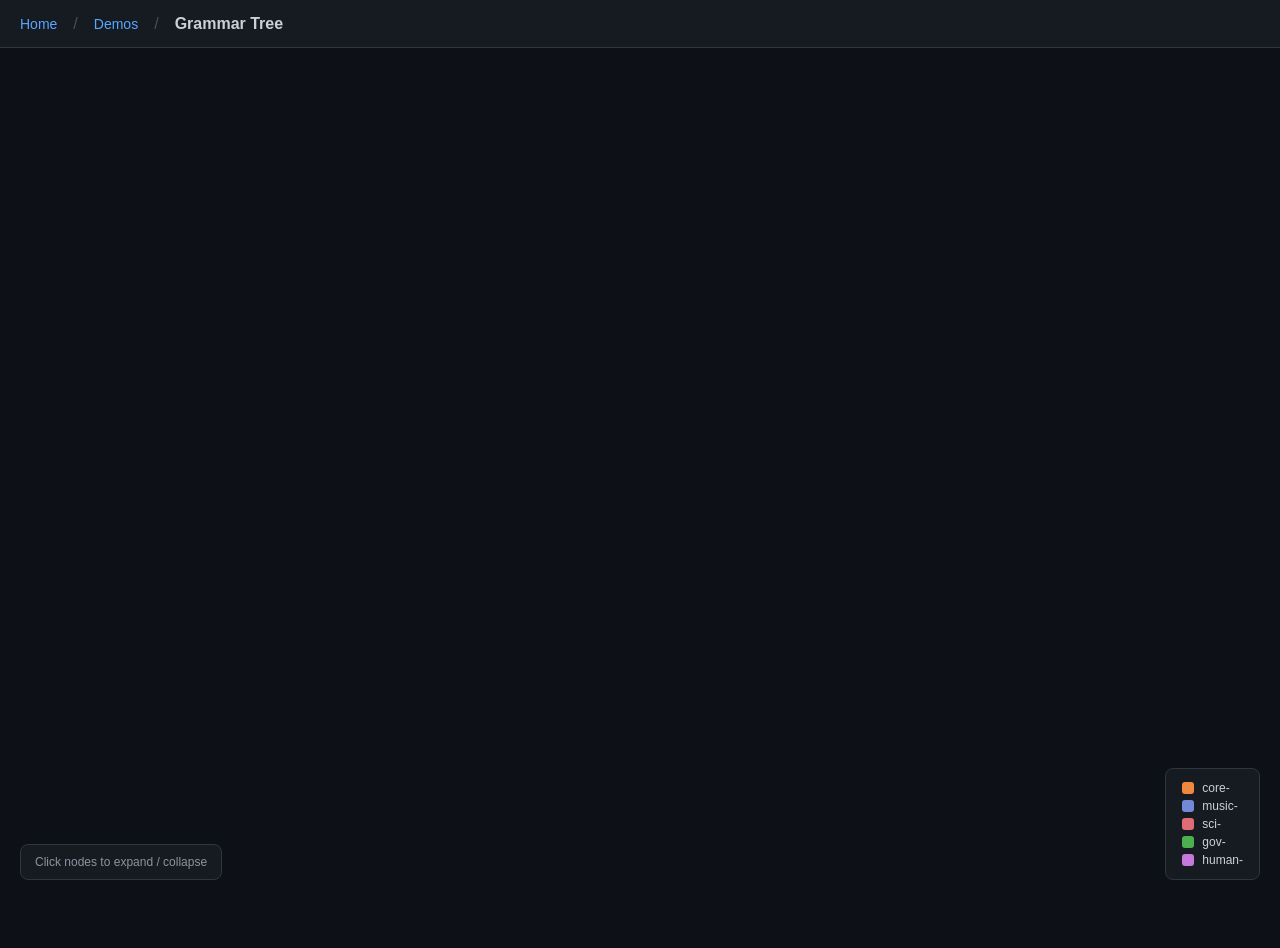
<file: demos/grammars/index.html>
<!DOCTYPE html>
<html lang="en">
<head>
<meta charset="UTF-8">
<meta name="viewport" content="width=device-width, initial-scale=1.0">
<title>Grammar Tree — GuitarAlchemist</title>
<script src="https://d3js.org/d3.v7.min.js"></script>
<style>
  * { margin: 0; padding: 0; box-sizing: border-box; }
  body {
    background: #0d1117;
    color: #c9d1d9;
    font-family: -apple-system, BlinkMacSystemFont, 'Segoe UI', Helvetica, Arial, sans-serif;
    width: 100vw;
    height: 100vh;
    overflow: hidden;
  }
  nav {
    position: fixed;
    top: 0;
    left: 0;
    right: 0;
    height: 48px;
    background: #161b22;
    border-bottom: 1px solid #30363d;
    display: flex;
    align-items: center;
    padding: 0 20px;
    z-index: 100;
    gap: 16px;
  }
  nav a {
    color: #58a6ff;
    text-decoration: none;
    font-size: 14px;
  }
  nav a:hover { text-decoration: underline; }
  nav .title {
    color: #c9d1d9;
    font-weight: 600;
    font-size: 16px;
  }
  nav .sep { color: #484f58; }
  #chart {
    width: 100vw;
    height: calc(100vh - 48px);
    margin-top: 48px;
  }
  .node circle {
    cursor: pointer;
    stroke-width: 2px;
  }
  .node text {
    font-size: 13px;
    fill: #c9d1d9;
  }
  .link {
    fill: none;
    stroke: #30363d;
    stroke-width: 1.5px;
  }
  .tooltip {
    position: absolute;
    background: #161b22;
    border: 1px solid #30363d;
    border-radius: 6px;
    padding: 10px 14px;
    font-size: 13px;
    color: #c9d1d9;
    pointer-events: none;
    opacity: 0;
    transition: opacity 0.15s;
    max-width: 320px;
    z-index: 200;
  }
  .tooltip .tt-name { font-weight: 600; margin-bottom: 4px; }
  .tooltip .tt-desc { color: #8b949e; margin-bottom: 4px; }
  .tooltip .tt-count { color: #58a6ff; font-size: 12px; }
  .legend {
    position: fixed;
    bottom: 20px;
    right: 20px;
    background: #161b22;
    border: 1px solid #30363d;
    border-radius: 8px;
    padding: 12px 16px;
    font-size: 12px;
    z-index: 100;
  }
  .legend-item {
    display: flex;
    align-items: center;
    gap: 8px;
    margin-bottom: 4px;
  }
  .legend-item:last-child { margin-bottom: 0; }
  .legend-swatch {
    width: 12px;
    height: 12px;
    border-radius: 3px;
  }
  .instructions {
    position: fixed;
    bottom: 20px;
    left: 20px;
    background: #161b22;
    border: 1px solid #30363d;
    border-radius: 8px;
    padding: 10px 14px;
    font-size: 12px;
    color: #8b949e;
    z-index: 100;
  }
</style>
</head>
<body>

<nav>
  <a href="https://guitaralchemist.github.io">Home</a>
  <span class="sep">/</span>
  <a href="https://guitaralchemist.github.io#demos">Demos</a>
  <span class="sep">/</span>
  <span class="title">Grammar Tree</span>
</nav>

<div id="chart"></div>

<div class="tooltip" id="tooltip"></div>

<div class="legend">
  <div class="legend-item"><div class="legend-swatch" style="background:#f0883e"></div> core-</div>
  <div class="legend-item"><div class="legend-swatch" style="background:#7289da"></div> music-</div>
  <div class="legend-item"><div class="legend-swatch" style="background:#e06c75"></div> sci-</div>
  <div class="legend-item"><div class="legend-swatch" style="background:#4cb050"></div> gov-</div>
  <div class="legend-item"><div class="legend-swatch" style="background:#c678dd"></div> human-</div>
</div>

<div class="instructions">Click nodes to expand / collapse</div>

<script>
const categoryColors = {
  "core-": "#f0883e",
  "music-": "#7289da",
  "sci-": "#e06c75",
  "gov-": "#4cb050",
  "human-": "#c678dd"
};

const grammarData = {
  name: "Grammars (19)",
  category: "root",
  children: [
    {
      name: "core- (3)", category: "core-",
      children: [
        { name: "meta-grammar", desc: "Self-governing grammar of grammars", productions: 12, category: "core-", repo: "Demerzel" },
        { name: "scientific-method", desc: "Universal PCFG for research cycles", productions: 18, category: "core-", repo: "Demerzel" },
        { name: "state-machines", desc: "8 state machines for driver, belief, PDCA, etc.", productions: 24, category: "core-", repo: "Demerzel" }
      ]
    },
    {
      name: "music- (4)", category: "music-",
      children: [
        { name: "theory", desc: "Scales, chords, progressions, keys", productions: 22, category: "music-", repo: "ga" },
        { name: "guitar-technique", desc: "Picking, fretting, stretching", productions: 16, category: "music-", repo: "ga" },
        { name: "musicology-analysis", desc: "Cultural analysis of musical works", productions: 14, category: "music-", repo: "ga" },
        { name: "satriani-advanced", desc: "Legato, tapping, whammy, exotic scales", productions: 20, category: "music-", repo: "ga" }
      ]
    },
    {
      name: "sci- (5)", category: "sci-",
      children: [
        { name: "acoustics-physics", desc: "Sound waves, harmonics, room acoustics", productions: 15, category: "sci-", repo: "Demerzel" },
        { name: "algorithms", desc: "Sorting, searching, graph theory", productions: 18, category: "sci-", repo: "Demerzel" },
        { name: "mathematical-proof", desc: "Proof strategies and logical reasoning", productions: 12, category: "sci-", repo: "Demerzel" },
        { name: "ml-pipelines", desc: "ML workflow: data, train, evaluate, deploy", productions: 20, category: "sci-", repo: "ix" },
        { name: "audio-engineering", desc: "Recording, mixing, mastering, spatial audio", productions: 16, category: "sci-", repo: "ga" }
      ]
    },
    {
      name: "gov- (3)", category: "gov-",
      children: [
        { name: "blind-spot-detection", desc: "Staleness, coverage, cognitive blind spots", productions: 10, category: "gov-", repo: "Demerzel" },
        { name: "bs-generators", desc: "10-domain BS generation AND detection", productions: 30, category: "gov-", repo: "Demerzel" },
        { name: "product-management", desc: "Roadmap, sprint, stakeholder communication", productions: 14, category: "gov-", repo: "Demerzel" }
      ]
    },
    {
      name: "human- (4)", category: "human-",
      children: [
        { name: "cognitive-science", desc: "Biases, heuristics, decision making", productions: 16, category: "human-", repo: "Demerzel" },
        { name: "futurology", desc: "Signals, scenarios, horizons", productions: 12, category: "human-", repo: "Demerzel" },
        { name: "philosophy", desc: "Arguments, dialectic, epistemology", productions: 14, category: "human-", repo: "Demerzel" },
        { name: "psychohistory", desc: "Statistical prediction, crisis anticipation", productions: 18, category: "human-", repo: "Demerzel" }
      ]
    }
  ]
};

const container = document.getElementById("chart");
const tooltip = document.getElementById("tooltip");
let width = container.clientWidth;
let height = container.clientHeight;

const svg = d3.select("#chart").append("svg")
  .attr("width", width)
  .attr("height", height);

const g = svg.append("g");

// Zoom
const zoom = d3.zoom()
  .scaleExtent([0.3, 3])
  .on("zoom", (e) => g.attr("transform", e.transform));
svg.call(zoom);

const root = d3.hierarchy(grammarData);
root.x0 = height / 2;
root.y0 = 0;

// Start with root expanded one level, children collapsed
root.children.forEach(collapse);

function collapse(d) {
  if (d.children) {
    d._children = d.children;
    d._children.forEach(collapse);
    d.children = null;
  }
}

const duration = 400;
let i = 0;

function getColor(d) {
  const cat = d.data.category;
  if (cat === "root") return "#c9d1d9";
  return categoryColors[cat] || "#c9d1d9";
}

function getGitHubUrl(d) {
  if (!d.data.repo) return null;
  const org = "https://github.com/GuitarAlchemist";
  return `${org}/${d.data.repo}`;
}

function update(source) {
  const treeLayout = d3.tree().size([height - 100, width - 300]);
  const treeData = treeLayout(root);

  const nodes = treeData.descendants();
  const links = treeData.links();

  // Normalize depth
  nodes.forEach(d => { d.y = d.depth * 220 + 120; });

  // Nodes
  const node = g.selectAll("g.node")
    .data(nodes, d => d.id || (d.id = ++i));

  const nodeEnter = node.enter().append("g")
    .attr("class", "node")
    .attr("transform", () => `translate(${source.y0},${source.x0})`)
    .on("click", (event, d) => {
      if (d.children) {
        d._children = d.children;
        d.children = null;
      } else if (d._children) {
        d.children = d._children;
        d._children = null;
      } else if (d.data.repo) {
        const url = getGitHubUrl(d);
        if (url) window.open(url, "_blank");
      }
      update(d);
    })
    .on("mouseenter", (event, d) => {
      let html = `<div class="tt-name">${d.data.name}</div>`;
      if (d.data.desc) html += `<div class="tt-desc">${d.data.desc}</div>`;
      if (d.data.productions) html += `<div class="tt-count">${d.data.productions} productions</div>`;
      if (d.data.repo) html += `<div class="tt-count">Repo: ${d.data.repo}</div>`;
      const childCount = (d.children || d._children || []).length;
      if (childCount > 0) html += `<div class="tt-count">${childCount} children</div>`;
      tooltip.innerHTML = html;
      tooltip.style.opacity = 1;
    })
    .on("mousemove", (event) => {
      tooltip.style.left = (event.pageX + 14) + "px";
      tooltip.style.top = (event.pageY - 14) + "px";
    })
    .on("mouseleave", () => {
      tooltip.style.opacity = 0;
    });

  nodeEnter.append("circle")
    .attr("r", 1e-6)
    .style("fill", d => (d._children ? getColor(d) : "#0d1117"))
    .style("stroke", d => getColor(d));

  nodeEnter.append("text")
    .attr("dy", "0.35em")
    .attr("x", d => (d.children || d._children) ? -14 : 14)
    .attr("text-anchor", d => (d.children || d._children) ? "end" : "start")
    .text(d => d.data.name);

  // Update
  const nodeUpdate = nodeEnter.merge(node);

  nodeUpdate.transition().duration(duration)
    .attr("transform", d => `translate(${d.y},${d.x})`);

  nodeUpdate.select("circle")
    .attr("r", 7)
    .style("fill", d => (d._children ? getColor(d) : "#0d1117"))
    .style("stroke", d => getColor(d));

  nodeUpdate.select("text")
    .attr("x", d => (d.children || d._children) ? -14 : 14)
    .attr("text-anchor", d => (d.children || d._children) ? "end" : "start");

  // Exit
  const nodeExit = node.exit().transition().duration(duration)
    .attr("transform", () => `translate(${source.y},${source.x})`)
    .remove();

  nodeExit.select("circle").attr("r", 1e-6);
  nodeExit.select("text").style("fill-opacity", 1e-6);

  // Links
  const link = g.selectAll("path.link")
    .data(links, d => d.target.id);

  const linkEnter = link.enter().insert("path", "g")
    .attr("class", "link")
    .attr("d", () => {
      const o = { x: source.x0, y: source.y0 };
      return diagonal(o, o);
    });

  const linkUpdate = linkEnter.merge(link);

  linkUpdate.transition().duration(duration)
    .attr("d", d => diagonal(d.source, d.target));

  link.exit().transition().duration(duration)
    .attr("d", () => {
      const o = { x: source.x, y: source.y };
      return diagonal(o, o);
    })
    .remove();

  // Stash old positions
  nodes.forEach(d => {
    d.x0 = d.x;
    d.y0 = d.y;
  });
}

function diagonal(s, d) {
  return `M ${s.y} ${s.x}
          C ${(s.y + d.y) / 2} ${s.x},
            ${(s.y + d.y) / 2} ${d.x},
            ${d.y} ${d.x}`;
}

// Initial render
update(root);

// Center initially
svg.call(zoom.transform, d3.zoomIdentity.translate(60, 0));

// Resize
window.addEventListener("resize", () => {
  width = container.clientWidth;
  height = container.clientHeight;
  svg.attr("width", width).attr("height", height);
  update(root);
});
</script>
</body>
</html>
</file>
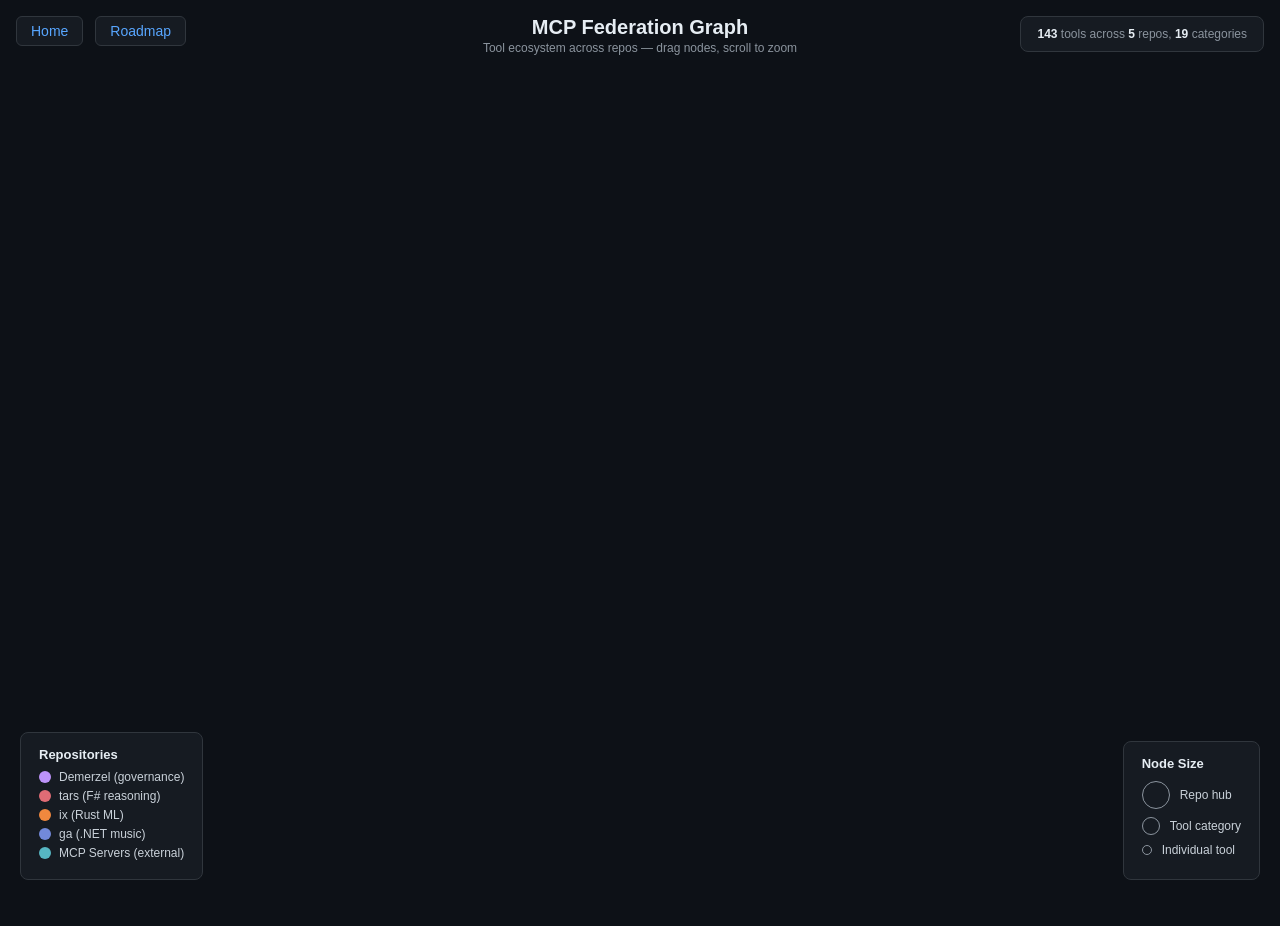
<file: demos/mcp/index.html>
<!DOCTYPE html>
<html lang="en">
<head>
  <meta charset="UTF-8">
  <meta name="viewport" content="width=device-width, initial-scale=1.0">
  <title>MCP Federation Graph — Tool Ecosystem</title>
  <script src="https://d3js.org/d3.v7.min.js"></script>
  <style>
    * { margin: 0; padding: 0; box-sizing: border-box; }
    body { background: #0d1117; color: #c9d1d9; font-family: -apple-system, BlinkMacSystemFont, 'Segoe UI', Helvetica, Arial, sans-serif; overflow: hidden; }

    #container { width: 100vw; height: 100vh; position: relative; }
    svg { display: block; }

    /* Nav */
    #nav {
      position: absolute; top: 16px; left: 16px; z-index: 200;
      display: flex; gap: 12px; align-items: center;
    }
    #nav a {
      color: #58a6ff; text-decoration: none; font-size: 14px;
      padding: 6px 14px; border: 1px solid #30363d; border-radius: 6px;
      background: #161b22; transition: background 0.15s, border-color 0.15s;
    }
    #nav a:hover { background: #1f2937; border-color: #58a6ff; }

    /* Title */
    #title {
      position: absolute; top: 16px; left: 50%; transform: translateX(-50%);
      z-index: 200; text-align: center; pointer-events: none;
    }
    #title h1 { font-size: 20px; font-weight: 600; color: #e6edf3; }
    #title p { font-size: 12px; color: #8b949e; margin-top: 2px; }

    /* Tooltip */
    .tooltip {
      position: absolute; pointer-events: none; opacity: 0;
      background: #161b22; border: 1px solid #30363d; border-radius: 8px;
      padding: 12px 16px; max-width: 320px; font-size: 13px;
      box-shadow: 0 8px 24px rgba(0,0,0,0.5); z-index: 300;
      transition: opacity 0.15s;
    }
    .tooltip .tt-title { font-weight: 600; font-size: 15px; margin-bottom: 4px; }
    .tooltip .tt-type { font-size: 11px; font-style: italic; margin-bottom: 6px; color: #8b949e; }
    .tooltip .tt-desc { color: #8b949e; font-size: 12px; line-height: 1.4; }
    .tooltip .tt-tools { color: #c9d1d9; font-size: 12px; margin-top: 6px; }
    .tooltip .tt-link { color: #58a6ff; font-size: 11px; margin-top: 6px; display: block; }

    /* Legend */
    #legend {
      position: absolute; bottom: 20px; left: 20px; z-index: 200;
      background: #161b22; border: 1px solid #30363d; border-radius: 8px;
      padding: 14px 18px; font-size: 12px;
    }
    #legend h3 { font-size: 13px; font-weight: 600; margin-bottom: 8px; color: #e6edf3; }
    .legend-item { display: flex; align-items: center; gap: 8px; margin-bottom: 5px; }
    .legend-dot { width: 12px; height: 12px; border-radius: 50%; flex-shrink: 0; }
    .legend-label { color: #c9d1d9; }

    /* Size legend */
    #size-legend {
      position: absolute; bottom: 20px; right: 20px; z-index: 200;
      background: #161b22; border: 1px solid #30363d; border-radius: 8px;
      padding: 14px 18px; font-size: 12px;
    }
    #size-legend h3 { font-size: 13px; font-weight: 600; margin-bottom: 10px; color: #e6edf3; }
    .size-item { display: flex; align-items: center; gap: 10px; margin-bottom: 8px; }
    .size-circle { border: 1.5px solid #8b949e; border-radius: 50%; flex-shrink: 0; }

    /* Stats */
    #stats {
      position: absolute; top: 16px; right: 16px; z-index: 200;
      background: #161b22; border: 1px solid #30363d; border-radius: 8px;
      padding: 10px 16px; font-size: 12px; color: #8b949e;
    }
    #stats span { color: #e6edf3; font-weight: 600; }
  </style>
</head>
<body>
  <div id="container">
    <svg id="graph"></svg>
  </div>

  <div id="nav">
    <a href="../../">Home</a>
    <a href="../roadmap/">Roadmap</a>
  </div>

  <div id="title">
    <h1>MCP Federation Graph</h1>
    <p>Tool ecosystem across repos — drag nodes, scroll to zoom</p>
  </div>

  <div class="tooltip" id="tooltip"></div>

  <div id="legend">
    <h3>Repositories</h3>
    <div class="legend-item"><div class="legend-dot" style="background:#bd93f9"></div><div class="legend-label">Demerzel (governance)</div></div>
    <div class="legend-item"><div class="legend-dot" style="background:#e06c75"></div><div class="legend-label">tars (F# reasoning)</div></div>
    <div class="legend-item"><div class="legend-dot" style="background:#f0883e"></div><div class="legend-label">ix (Rust ML)</div></div>
    <div class="legend-item"><div class="legend-dot" style="background:#7289da"></div><div class="legend-label">ga (.NET music)</div></div>
    <div class="legend-item"><div class="legend-dot" style="background:#56b6c2"></div><div class="legend-label">MCP Servers (external)</div></div>
  </div>

  <div id="size-legend">
    <h3>Node Size</h3>
    <div class="size-item"><div class="size-circle" style="width:28px;height:28px"></div><div class="legend-label">Repo hub</div></div>
    <div class="size-item"><div class="size-circle" style="width:18px;height:18px"></div><div class="legend-label">Tool category</div></div>
    <div class="size-item"><div class="size-circle" style="width:10px;height:10px"></div><div class="legend-label">Individual tool</div></div>
  </div>

  <div id="stats"></div>

<script>
// ── Data ──────────────────────────────────────────────────────────────
const COLORS = {
  demerzel: "#bd93f9",
  tars: "#e06c75",
  ix: "#f0883e",
  ga: "#7289da",
  mcp: "#56b6c2"
};

const GITHUB = "https://github.com/GuitarAlchemist";

// Node types: repo (large), category (medium), tool (small)
const nodes = [
  // ── Repos ──
  { id: "demerzel", label: "Demerzel", type: "repo", group: "demerzel", tools: 37, desc: "Governance hub — constitutions, personas, policies", url: `${GITHUB}/Demerzel` },
  { id: "tars",     label: "tars",     type: "repo", group: "tars",     tools: 41, desc: "F# reasoning engine — grammars, beliefs, research cycles", url: `${GITHUB}/tars` },
  { id: "ix",       label: "ix",       type: "repo", group: "ix",       tools: 23, desc: "Rust ML forge — pipelines, Markov models, dashboards", url: `${GITHUB}/ix` },
  { id: "ga",       label: "ga",       type: "repo", group: "ga",       tools: 15, desc: ".NET Guitar Alchemist — theory, fretboard, composition", url: `${GITHUB}/ga` },

  // ── Demerzel skills ──
  { id: "d-skills", label: "Skills", type: "category", group: "demerzel", tools: 37, desc: "Governance commands — audit, directive, promote, evolve" },

  // ── tars categories ──
  { id: "t-grammar",    label: "Grammar",    type: "category", group: "tars", tools: 12, desc: "Parse, generate, validate, distill grammars" },
  { id: "t-belief",     label: "Belief",     type: "category", group: "tars", tools: 8,  desc: "Assess, update, query, fuzzy belief states" },
  { id: "t-research",   label: "Research",   type: "category", group: "tars", tools: 6,  desc: "Cycle, question, investigate research threads" },
  { id: "t-governance", label: "Governance", type: "category", group: "tars", tools: 10, desc: "Audit, directive, promote governance artifacts" },
  { id: "t-teaching",   label: "Teaching",   type: "category", group: "tars", tools: 5,  desc: "Teach, assess, deliver Streeling courses" },

  // ── tars tools ──
  { id: "t-parse",      label: "parse",      type: "tool", group: "tars", desc: "Parse grammar specifications" },
  { id: "t-generate",   label: "generate",   type: "tool", group: "tars", desc: "Generate grammar instances" },
  { id: "t-validate",   label: "validate",   type: "tool", group: "tars", desc: "Validate grammar conformance" },
  { id: "t-distill",    label: "distill",    type: "tool", group: "tars", desc: "Distill grammar essentials" },
  { id: "t-assess",     label: "assess",     type: "tool", group: "tars", desc: "Assess belief confidence" },
  { id: "t-update",     label: "update",     type: "tool", group: "tars", desc: "Update belief states" },
  { id: "t-query",      label: "query",      type: "tool", group: "tars", desc: "Query belief store" },
  { id: "t-fuzzy",      label: "fuzzy",      type: "tool", group: "tars", desc: "Fuzzy belief matching" },
  { id: "t-cycle",      label: "cycle",      type: "tool", group: "tars", desc: "Run research cycles" },
  { id: "t-question",   label: "question",   type: "tool", group: "tars", desc: "Generate research questions" },
  { id: "t-investigate",label: "investigate", type: "tool", group: "tars", desc: "Deep investigation threads" },
  { id: "t-audit",      label: "audit",      type: "tool", group: "tars", desc: "Governance compliance audit" },
  { id: "t-directive",  label: "directive",  type: "tool", group: "tars", desc: "Issue governance directives" },
  { id: "t-promote",    label: "promote",    type: "tool", group: "tars", desc: "Promote artifacts across repos" },
  { id: "t-teach",      label: "teach",      type: "tool", group: "tars", desc: "Deliver teaching content" },
  { id: "t-deliver",    label: "deliver",    type: "tool", group: "tars", desc: "Package knowledge delivery" },

  // ── ix categories ──
  { id: "i-pipeline",   label: "ML Pipeline",  type: "category", group: "ix", tools: 8, desc: "Train, predict, evaluate, feature engineering" },
  { id: "i-feedback",   label: "Gov Feedback",  type: "category", group: "ix", tools: 5, desc: "Violation patterns, remediation, anomaly detection" },
  { id: "i-markov",     label: "Markov",        type: "category", group: "ix", tools: 6, desc: "Generate, sample, evolve, consolidate chains" },
  { id: "i-dashboard",  label: "Dashboard",     type: "category", group: "ix", tools: 4, desc: "Health checks, metrics, reporting" },

  // ── ix tools ──
  { id: "i-train",      label: "train",      type: "tool", group: "ix", desc: "Train ML models" },
  { id: "i-predict",    label: "predict",    type: "tool", group: "ix", desc: "Run model predictions" },
  { id: "i-evaluate",   label: "evaluate",   type: "tool", group: "ix", desc: "Evaluate model performance" },
  { id: "i-feature",    label: "feature",    type: "tool", group: "ix", desc: "Feature engineering pipeline" },
  { id: "i-violation",  label: "violation",  type: "tool", group: "ix", desc: "Detect violation patterns" },
  { id: "i-remediation",label: "remediation",type: "tool", group: "ix", desc: "Auto-remediation actions" },
  { id: "i-anomaly",    label: "anomaly",    type: "tool", group: "ix", desc: "Anomaly detection" },
  { id: "i-gen",        label: "generate",   type: "tool", group: "ix", desc: "Generate Markov sequences" },
  { id: "i-sample",     label: "sample",     type: "tool", group: "ix", desc: "Sample from chain" },
  { id: "i-evolve",     label: "evolve",     type: "tool", group: "ix", desc: "Evolve chain parameters" },
  { id: "i-consolidate",label: "consolidate",type: "tool", group: "ix", desc: "Consolidate chain states" },
  { id: "i-health",     label: "health",     type: "tool", group: "ix", desc: "System health check" },
  { id: "i-metrics",    label: "metrics",    type: "tool", group: "ix", desc: "Metrics dashboard" },
  { id: "i-report",     label: "report",     type: "tool", group: "ix", desc: "Generate reports" },

  // ── ga categories ──
  { id: "g-theory",      label: "Theory",      type: "category", group: "ga", tools: 5, desc: "Scales, chords, intervals, modes" },
  { id: "g-fretboard",   label: "Fretboard",   type: "category", group: "ga", tools: 4, desc: "Navigate, visualize, voice fretboard" },
  { id: "g-composition", label: "Composition", type: "category", group: "ga", tools: 3, desc: "Suggest, arrange, harmonize" },
  { id: "g-practice",    label: "Practice",    type: "category", group: "ga", tools: 3, desc: "Routine, drill, progress tracking" },

  // ── ga tools ──
  { id: "g-scales",    label: "scales",    type: "tool", group: "ga", desc: "Scale lookup and generation" },
  { id: "g-chords",    label: "chords",    type: "tool", group: "ga", desc: "Chord voicing and analysis" },
  { id: "g-intervals", label: "intervals", type: "tool", group: "ga", desc: "Interval recognition" },
  { id: "g-modes",     label: "modes",     type: "tool", group: "ga", desc: "Modal exploration" },
  { id: "g-navigate",  label: "navigate",  type: "tool", group: "ga", desc: "Fretboard navigation" },
  { id: "g-visualize", label: "visualize", type: "tool", group: "ga", desc: "Fretboard visualization" },
  { id: "g-voice",     label: "voice",     type: "tool", group: "ga", desc: "Voice leading analysis" },
  { id: "g-suggest",   label: "suggest",   type: "tool", group: "ga", desc: "Composition suggestions" },
  { id: "g-arrange",   label: "arrange",   type: "tool", group: "ga", desc: "Arrangement tools" },
  { id: "g-harmonize", label: "harmonize", type: "tool", group: "ga", desc: "Harmonization engine" },
  { id: "g-routine",   label: "routine",   type: "tool", group: "ga", desc: "Practice routine builder" },
  { id: "g-drill",     label: "drill",     type: "tool", group: "ga", desc: "Skill drills" },
  { id: "g-track",     label: "track",     type: "tool", group: "ga", desc: "Progress tracking" },

  // ── MCP Servers ──
  { id: "mcp-hub",      label: "MCP Servers",  type: "repo",     group: "mcp", tools: 27, desc: "External MCP server integrations" },
  { id: "m-notebooklm", label: "NotebookLM",   type: "category", group: "mcp", tools: 4,  desc: "Query, add, search notebooks" },
  { id: "m-openai",     label: "OpenAI Chat",  type: "category", group: "mcp", tools: 1,  desc: "Cross-model validation" },
  { id: "m-windows",    label: "Windows MCP",  type: "category", group: "mcp", tools: 15, desc: "Desktop automation tools" },
  { id: "m-context7",   label: "Context7",     type: "category", group: "mcp", tools: 2,  desc: "Documentation lookup" },
  { id: "m-discord",    label: "Discord",      type: "category", group: "mcp", tools: 5,  desc: "Messaging and reactions" },
];

const links = [
  // ── Repo-to-repo ──
  { source: "demerzel", target: "tars",  label: "directives",           type: "governance" },
  { source: "demerzel", target: "ix",    label: "ML feedback",          type: "governance" },
  { source: "demerzel", target: "ga",    label: "governance scaffolding", type: "governance" },
  { source: "tars",     target: "ix",    label: "grammar → ML pipeline", type: "cross" },
  { source: "tars",     target: "ga",    label: "reasoning → music",     type: "cross" },

  // ── Repos → MCP servers ──
  { source: "demerzel", target: "mcp-hub", label: "tool consumption", type: "mcp" },
  { source: "tars",     target: "mcp-hub", label: "tool consumption", type: "mcp" },
  { source: "ix",       target: "mcp-hub", label: "tool consumption", type: "mcp" },
  { source: "ga",       target: "mcp-hub", label: "tool consumption", type: "mcp" },

  // ── Demerzel → skills ──
  { source: "demerzel", target: "d-skills", type: "contains" },

  // ── tars → categories → tools ──
  { source: "tars", target: "t-grammar",    type: "contains" },
  { source: "tars", target: "t-belief",     type: "contains" },
  { source: "tars", target: "t-research",   type: "contains" },
  { source: "tars", target: "t-governance", type: "contains" },
  { source: "tars", target: "t-teaching",   type: "contains" },
  { source: "t-grammar",    target: "t-parse",      type: "has-tool" },
  { source: "t-grammar",    target: "t-generate",   type: "has-tool" },
  { source: "t-grammar",    target: "t-validate",   type: "has-tool" },
  { source: "t-grammar",    target: "t-distill",    type: "has-tool" },
  { source: "t-belief",     target: "t-assess",     type: "has-tool" },
  { source: "t-belief",     target: "t-update",     type: "has-tool" },
  { source: "t-belief",     target: "t-query",      type: "has-tool" },
  { source: "t-belief",     target: "t-fuzzy",      type: "has-tool" },
  { source: "t-research",   target: "t-cycle",      type: "has-tool" },
  { source: "t-research",   target: "t-question",   type: "has-tool" },
  { source: "t-research",   target: "t-investigate",type: "has-tool" },
  { source: "t-governance", target: "t-audit",      type: "has-tool" },
  { source: "t-governance", target: "t-directive",  type: "has-tool" },
  { source: "t-governance", target: "t-promote",    type: "has-tool" },
  { source: "t-teaching",   target: "t-teach",      type: "has-tool" },
  { source: "t-teaching",   target: "t-deliver",    type: "has-tool" },

  // ── ix → categories → tools ──
  { source: "ix", target: "i-pipeline",  type: "contains" },
  { source: "ix", target: "i-feedback",  type: "contains" },
  { source: "ix", target: "i-markov",    type: "contains" },
  { source: "ix", target: "i-dashboard", type: "contains" },
  { source: "i-pipeline",  target: "i-train",      type: "has-tool" },
  { source: "i-pipeline",  target: "i-predict",    type: "has-tool" },
  { source: "i-pipeline",  target: "i-evaluate",   type: "has-tool" },
  { source: "i-pipeline",  target: "i-feature",    type: "has-tool" },
  { source: "i-feedback",  target: "i-violation",  type: "has-tool" },
  { source: "i-feedback",  target: "i-remediation",type: "has-tool" },
  { source: "i-feedback",  target: "i-anomaly",    type: "has-tool" },
  { source: "i-markov",    target: "i-gen",        type: "has-tool" },
  { source: "i-markov",    target: "i-sample",     type: "has-tool" },
  { source: "i-markov",    target: "i-evolve",     type: "has-tool" },
  { source: "i-markov",    target: "i-consolidate",type: "has-tool" },
  { source: "i-dashboard", target: "i-health",     type: "has-tool" },
  { source: "i-dashboard", target: "i-metrics",    type: "has-tool" },
  { source: "i-dashboard", target: "i-report",     type: "has-tool" },

  // ── ga → categories → tools ──
  { source: "ga", target: "g-theory",      type: "contains" },
  { source: "ga", target: "g-fretboard",   type: "contains" },
  { source: "ga", target: "g-composition", type: "contains" },
  { source: "ga", target: "g-practice",    type: "contains" },
  { source: "g-theory",      target: "g-scales",    type: "has-tool" },
  { source: "g-theory",      target: "g-chords",    type: "has-tool" },
  { source: "g-theory",      target: "g-intervals", type: "has-tool" },
  { source: "g-theory",      target: "g-modes",     type: "has-tool" },
  { source: "g-fretboard",   target: "g-navigate",  type: "has-tool" },
  { source: "g-fretboard",   target: "g-visualize", type: "has-tool" },
  { source: "g-fretboard",   target: "g-voice",     type: "has-tool" },
  { source: "g-composition", target: "g-suggest",   type: "has-tool" },
  { source: "g-composition", target: "g-arrange",   type: "has-tool" },
  { source: "g-composition", target: "g-harmonize", type: "has-tool" },
  { source: "g-practice",    target: "g-routine",   type: "has-tool" },
  { source: "g-practice",    target: "g-drill",     type: "has-tool" },
  { source: "g-practice",    target: "g-track",     type: "has-tool" },

  // ── MCP hub → servers ──
  { source: "mcp-hub", target: "m-notebooklm", type: "contains" },
  { source: "mcp-hub", target: "m-openai",     type: "contains" },
  { source: "mcp-hub", target: "m-windows",    type: "contains" },
  { source: "mcp-hub", target: "m-context7",   type: "contains" },
  { source: "mcp-hub", target: "m-discord",    type: "contains" },
];

// ── Sizing ──
function nodeRadius(d) {
  if (d.type === "repo") return 28;
  if (d.type === "category") return 14;
  return 6;
}

function nodeColor(d) {
  return COLORS[d.group] || "#8b949e";
}

// ── Stats ──
const totalTools = nodes.filter(n => n.type === "repo" && n.tools).reduce((s, n) => s + n.tools, 0);
const repoCount = nodes.filter(n => n.type === "repo").length;
const catCount = nodes.filter(n => n.type === "category").length;
document.getElementById("stats").innerHTML =
  `<span>${totalTools}</span> tools across <span>${repoCount}</span> repos, <span>${catCount}</span> categories`;

// ── SVG setup ──
const width = window.innerWidth;
const height = window.innerHeight;

const svg = d3.select("#graph")
  .attr("width", width)
  .attr("height", height);

const g = svg.append("g");

// Zoom
const zoom = d3.zoom()
  .scaleExtent([0.2, 4])
  .on("zoom", (e) => g.attr("transform", e.transform));

svg.call(zoom);

// ── Arrow markers ──
const defs = svg.append("defs");
["governance", "cross", "mcp", "contains", "has-tool"].forEach(type => {
  const color = type === "governance" ? "#bd93f9"
    : type === "cross" ? "#e6edf3"
    : type === "mcp" ? "#56b6c2"
    : "#30363d";
  defs.append("marker")
    .attr("id", `arrow-${type}`)
    .attr("viewBox", "0 -5 10 10")
    .attr("refX", 20)
    .attr("refY", 0)
    .attr("markerWidth", 6)
    .attr("markerHeight", 6)
    .attr("orient", "auto")
    .append("path")
    .attr("fill", color)
    .attr("d", "M0,-5L10,0L0,5");
});

// ── Force simulation ──
const simulation = d3.forceSimulation(nodes)
  .force("link", d3.forceLink(links).id(d => d.id).distance(d => {
    if (d.type === "has-tool") return 40;
    if (d.type === "contains") return 70;
    if (d.type === "governance" || d.type === "cross") return 200;
    return 160;
  }).strength(d => {
    if (d.type === "has-tool") return 1.2;
    if (d.type === "contains") return 0.8;
    return 0.3;
  }))
  .force("charge", d3.forceManyBody().strength(d => {
    if (d.type === "repo") return -600;
    if (d.type === "category") return -150;
    return -40;
  }))
  .force("center", d3.forceCenter(width / 2, height / 2))
  .force("collision", d3.forceCollide().radius(d => nodeRadius(d) + 4));

// ── Links ──
const link = g.append("g")
  .selectAll("line")
  .data(links)
  .join("line")
  .attr("stroke", d => {
    if (d.type === "governance") return "#bd93f9";
    if (d.type === "cross") return "#e6edf3";
    if (d.type === "mcp") return "#56b6c2";
    return "#21262d";
  })
  .attr("stroke-opacity", d => {
    if (d.type === "has-tool") return 0.25;
    if (d.type === "contains") return 0.4;
    return 0.6;
  })
  .attr("stroke-width", d => {
    if (d.type === "governance" || d.type === "cross") return 2;
    if (d.type === "mcp") return 1.5;
    return 1;
  })
  .attr("stroke-dasharray", d => d.type === "mcp" ? "4,3" : null)
  .attr("marker-end", d => (d.type === "governance" || d.type === "cross" || d.type === "mcp") ? `url(#arrow-${d.type})` : null);

// ── Edge labels for repo-to-repo links ──
const edgeLabels = g.append("g")
  .selectAll("text")
  .data(links.filter(d => d.label))
  .join("text")
  .attr("font-size", 10)
  .attr("fill", "#484f58")
  .attr("text-anchor", "middle")
  .attr("dy", -6)
  .text(d => d.label);

// ── Nodes ──
const node = g.append("g")
  .selectAll("g")
  .data(nodes)
  .join("g")
  .attr("cursor", d => d.url ? "pointer" : "grab")
  .call(d3.drag()
    .on("start", dragstarted)
    .on("drag", dragged)
    .on("end", dragended));

// Glow for repos
node.filter(d => d.type === "repo")
  .append("circle")
  .attr("r", d => nodeRadius(d) + 8)
  .attr("fill", d => nodeColor(d))
  .attr("opacity", 0.08);

// Main circle
node.append("circle")
  .attr("r", d => nodeRadius(d))
  .attr("fill", d => nodeColor(d))
  .attr("stroke", d => d.type === "repo" ? d3.color(nodeColor(d)).brighter(0.5) : "#21262d")
  .attr("stroke-width", d => d.type === "repo" ? 2.5 : d.type === "category" ? 1.5 : 0.5)
  .attr("opacity", d => d.type === "tool" ? 0.75 : 1);

// Labels
node.filter(d => d.type !== "tool")
  .append("text")
  .attr("dy", d => nodeRadius(d) + 14)
  .attr("text-anchor", "middle")
  .attr("font-size", d => d.type === "repo" ? 13 : 11)
  .attr("font-weight", d => d.type === "repo" ? 600 : 400)
  .attr("fill", d => d.type === "repo" ? "#e6edf3" : "#8b949e")
  .text(d => d.label);

// Tool count badges on categories
node.filter(d => d.type === "category" && d.tools)
  .append("text")
  .attr("text-anchor", "middle")
  .attr("dy", 4)
  .attr("font-size", 9)
  .attr("font-weight", 700)
  .attr("fill", "#0d1117")
  .text(d => d.tools);

// Repo icons (letter in center)
node.filter(d => d.type === "repo")
  .append("text")
  .attr("text-anchor", "middle")
  .attr("dy", 7)
  .attr("font-size", 18)
  .attr("font-weight", 700)
  .attr("fill", "#0d1117")
  .text(d => d.label[0].toUpperCase());

// ── Tooltip ──
const tooltip = d3.select("#tooltip");

node.on("mouseover", (event, d) => {
  let html = `<div class="tt-title" style="color:${nodeColor(d)}">${d.label}</div>`;
  html += `<div class="tt-type">${d.type === "repo" ? "Repository" : d.type === "category" ? "Tool Category" : "Tool"}</div>`;
  html += `<div class="tt-desc">${d.desc || ""}</div>`;
  if (d.tools) html += `<div class="tt-tools">${d.tools} tools</div>`;
  if (d.url) html += `<div class="tt-link">Click to open on GitHub</div>`;
  tooltip.html(html).style("opacity", 1);
})
.on("mousemove", (event) => {
  tooltip
    .style("left", (event.pageX + 16) + "px")
    .style("top", (event.pageY - 16) + "px");
})
.on("mouseout", () => {
  tooltip.style("opacity", 0);
});

// ── Click → GitHub ──
node.on("click", (event, d) => {
  if (d.url) window.open(d.url, "_blank");
});

// ── Simulation tick ──
simulation.on("tick", () => {
  link
    .attr("x1", d => d.source.x)
    .attr("y1", d => d.source.y)
    .attr("x2", d => d.target.x)
    .attr("y2", d => d.target.y);

  edgeLabels
    .attr("x", d => (d.source.x + d.target.x) / 2)
    .attr("y", d => (d.source.y + d.target.y) / 2);

  node.attr("transform", d => `translate(${d.x},${d.y})`);
});

// ── Drag ──
function dragstarted(event, d) {
  if (!event.active) simulation.alphaTarget(0.3).restart();
  d.fx = d.x;
  d.fy = d.y;
}
function dragged(event, d) {
  d.fx = event.x;
  d.fy = event.y;
}
function dragended(event, d) {
  if (!event.active) simulation.alphaTarget(0);
  d.fx = null;
  d.fy = null;
}

// ── Resize ──
window.addEventListener("resize", () => {
  const w = window.innerWidth, h = window.innerHeight;
  svg.attr("width", w).attr("height", h);
  simulation.force("center", d3.forceCenter(w / 2, h / 2));
  simulation.alpha(0.3).restart();
});
</script>
</body>
</html>
</file>
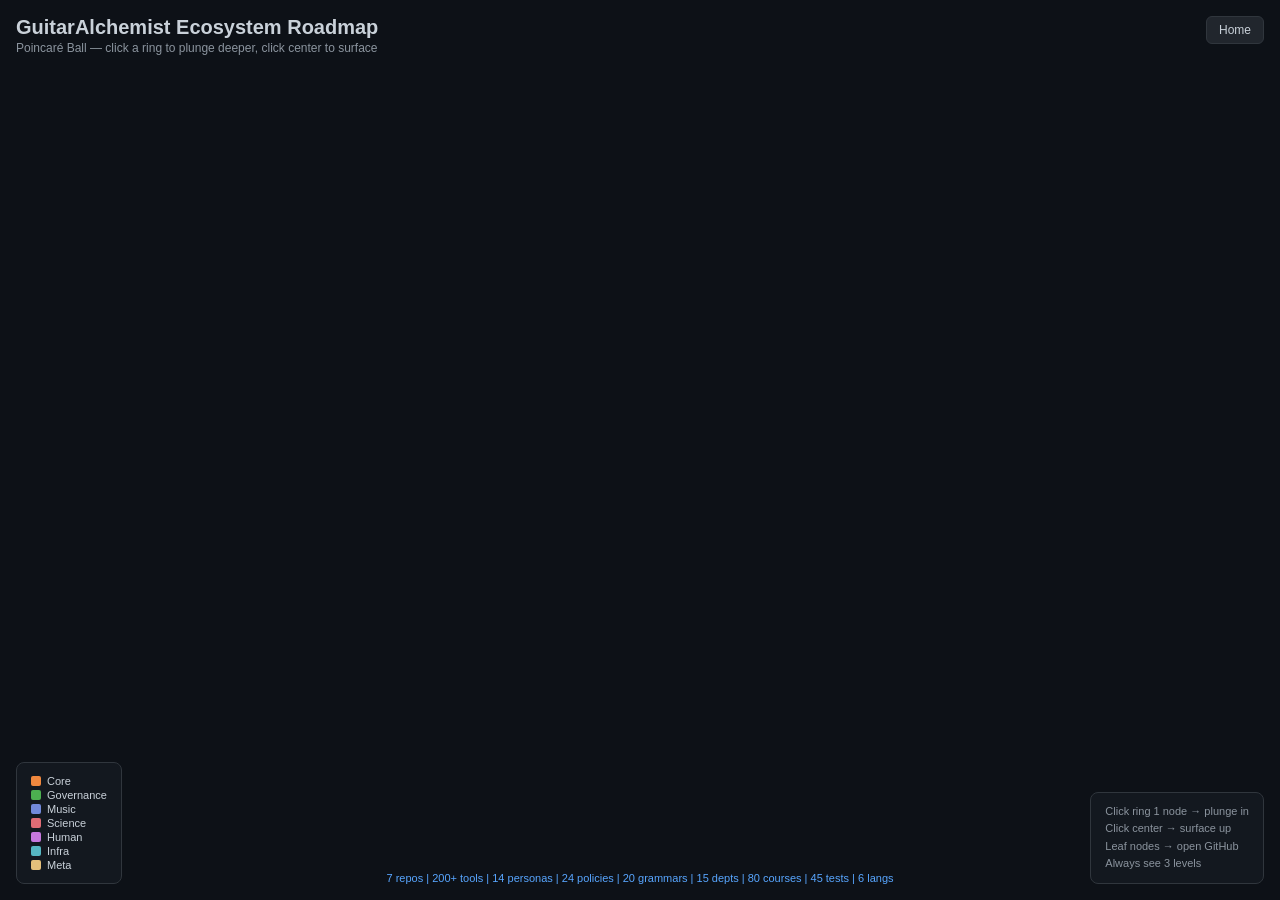
<file: demos/roadmap/index.html>
<!DOCTYPE html>
<html lang="en">
<head>
  <meta charset="UTF-8">
  <meta name="viewport" content="width=device-width, initial-scale=1.0">
  <title>Ecosystem Roadmap — Poincar&eacute; Ball</title>
  <script src="https://d3js.org/d3.v7.min.js"></script>
  <style>
    * { margin: 0; padding: 0; box-sizing: border-box; }
    body { background: #0d1117; color: #c9d1d9; font-family: -apple-system, BlinkMacSystemFont, 'Segoe UI', Helvetica, Arial, sans-serif; overflow: hidden; }
    #container { width: 100vw; height: 100vh; position: relative; }
    svg { display: block; }

    .tooltip {
      position: absolute; pointer-events: none; opacity: 0;
      background: #161b22ee; border: 1px solid #30363d; border-radius: 8px;
      padding: 12px 16px; max-width: 300px; font-size: 13px;
      box-shadow: 0 8px 24px rgba(0,0,0,0.5); z-index: 100;
      transition: opacity 0.12s; backdrop-filter: blur(8px);
    }
    .tooltip .tt-title { font-weight: 600; font-size: 15px; margin-bottom: 4px; }
    .tooltip .tt-status { font-size: 11px; font-style: italic; margin-bottom: 6px; }
    .tooltip .tt-desc { color: #8b949e; font-size: 12px; line-height: 1.4; }
    .tooltip .tt-action { color: #58a6ff; font-size: 11px; margin-top: 6px; display: block; }

    #header { position: absolute; top: 16px; left: 16px; z-index: 50; pointer-events: none; }
    #header h1 { font-size: 20px; font-weight: 600; }
    #header p { font-size: 12px; color: #8b949e; margin-top: 2px; }

    #breadcrumb {
      position: absolute; top: 52px; left: 16px; z-index: 50; font-size: 13px;
    }
    #breadcrumb span { cursor: pointer; color: #58a6ff; }
    #breadcrumb span:hover { text-decoration: underline; }
    #breadcrumb .sep { color: #484f58; cursor: default; }
    #breadcrumb .current { color: #e6edf3; cursor: default; font-weight: 600; }
    #breadcrumb .current:hover { text-decoration: none; }

    #controls {
      position: absolute; top: 16px; right: 16px; z-index: 50; display: flex; gap: 8px;
    }
    #controls button {
      background: #21262d; border: 1px solid #30363d; color: #c9d1d9;
      padding: 6px 12px; border-radius: 6px; cursor: pointer; font-size: 12px;
    }
    #controls button:hover { background: #30363d; }

    #legend {
      position: absolute; bottom: 16px; left: 16px; z-index: 50;
      background: #161b22cc; border: 1px solid #30363d; border-radius: 8px;
      padding: 10px 14px; font-size: 11px; backdrop-filter: blur(4px);
    }
    .legend-item { display: flex; align-items: center; gap: 6px; margin: 2px 0; }
    .legend-swatch { width: 10px; height: 10px; border-radius: 2px; }

    #instructions {
      position: absolute; bottom: 16px; right: 16px; z-index: 50;
      background: #161b22cc; border: 1px solid #30363d; border-radius: 8px;
      padding: 10px 14px; font-size: 11px; color: #8b949e; backdrop-filter: blur(4px); line-height: 1.6;
    }

    #stats {
      position: absolute; bottom: 16px; left: 50%; transform: translateX(-50%);
      z-index: 50; font-size: 11px; color: #58a6ff; white-space: nowrap;
    }
    #stats a { color: #58a6ff; text-decoration: none; }
    #stats a:hover { text-decoration: underline; color: #79c0ff; }
  </style>
</head>
<body>
  <div id="container">
    <div id="header">
      <h1>GuitarAlchemist Ecosystem Roadmap</h1>
      <p>Poincar&eacute; Ball — click a ring to plunge deeper, click center to surface</p>
    </div>
    <div id="breadcrumb"></div>

    <div id="controls">
      <button onclick="plungeTo(tree)">Home</button>
    </div>

    <div class="tooltip" id="tooltip"></div>

    <div id="legend">
      <div class="legend-item"><div class="legend-swatch" style="background:#f0883e"></div>Core</div>
      <div class="legend-item"><div class="legend-swatch" style="background:#4cb050"></div>Governance</div>
      <div class="legend-item"><div class="legend-swatch" style="background:#7289da"></div>Music</div>
      <div class="legend-item"><div class="legend-swatch" style="background:#e06c75"></div>Science</div>
      <div class="legend-item"><div class="legend-swatch" style="background:#c678dd"></div>Human</div>
      <div class="legend-item"><div class="legend-swatch" style="background:#56b6c2"></div>Infra</div>
      <div class="legend-item"><div class="legend-swatch" style="background:#e5c07b"></div>Meta</div>
    </div>

    <div id="stats">
      <a href="https://github.com/GuitarAlchemist" target="_blank">7 repos</a> |
      <a href="https://github.com/GuitarAlchemist/tars" target="_blank">200+ tools</a> |
      <a href="https://github.com/GuitarAlchemist/Demerzel/tree/master/personas" target="_blank">14 personas</a> |
      <a href="https://github.com/GuitarAlchemist/Demerzel/tree/master/policies" target="_blank">24 policies</a> |
      <a href="https://github.com/GuitarAlchemist/Demerzel/tree/master/grammars" target="_blank">20 grammars</a> |
      <a href="https://github.com/GuitarAlchemist/Demerzel/tree/master/state/streeling/departments" target="_blank">15 depts</a> |
      <a href="https://github.com/GuitarAlchemist/Demerzel/tree/master/state/streeling/courses" target="_blank">80 courses</a> |
      <a href="https://github.com/GuitarAlchemist/Demerzel/tree/master/tests/behavioral" target="_blank">45 tests</a> |
      <a href="https://github.com/GuitarAlchemist/Demerzel/tree/master/state/streeling/courses" target="_blank">6 langs</a>
    </div>

    <div id="instructions">
      Click ring 1 node → plunge in<br>
      Click center → surface up<br>
      Leaf nodes → open GitHub<br>
      Always see 3 levels
    </div>
  </div>

<script>
const C = { core: '#f0883e', gov: '#4cb050', music: '#7289da', sci: '#e06c75', human: '#c678dd', infra: '#56b6c2', meta: '#e5c07b', dim: '#8b949e' };

// --- DEEP HIERARCHICAL DATA ---
const tree = {
  name: 'GuitarAlchemist', color: C.core, desc: 'AI-native tools for music, ML, and agent governance.', url: 'https://github.com/GuitarAlchemist',
  children: [
    { name: 'Constitution', color: C.gov, sub: '11 Articles', desc: 'Asimov Laws (0-5) + operational ethics (1-11).', url: 'https://github.com/GuitarAlchemist/Demerzel/blob/master/constitutions/default.constitution.md', children: [
      { name: 'Asimov Laws', color: C.gov, sub: 'Art 0-5', desc: 'Zeroth Law, Three Laws, separation, invariance.', children: [
        { name: 'Zeroth Law', color: C.gov, desc: 'Protect humanity and ecosystem.' },
        { name: 'First Law', color: C.gov, desc: 'Protect individual humans.' },
        { name: 'Second Law', color: C.gov, desc: 'Obey human authority.' },
        { name: 'Third Law', color: C.gov, desc: 'Self-preservation (lowest).' },
      ]},
      { name: 'Operational Ethics', color: C.gov, sub: 'Art 1-11', desc: 'Truthfulness, transparency, reversibility...', children: [
        { name: 'Truthfulness', color: C.gov, desc: 'Do not fabricate.' },
        { name: 'Transparency', color: C.gov, desc: 'Explain reasoning.' },
        { name: 'Reversibility', color: C.gov, desc: 'Prefer reversible actions.' },
        { name: 'Proportionality', color: C.gov, desc: 'Match scope to request.' },
        { name: 'Escalation', color: C.gov, desc: 'Escalate when uncertain.' },
        { name: 'Auditability', color: C.gov, desc: 'Maintain logs and traces.' },
        { name: 'Bounded Autonomy', color: C.gov, desc: 'Operate within bounds.' },
      ]},
      { name: 'Fuzzy Enum/DU', color: C.gov, sub: 'SPEC', desc: 'FuzzyEnum<T>, FuzzyDU<T,P>, FuzzyBuilder CE.', url: 'https://github.com/GuitarAlchemist/Demerzel/blob/master/docs/superpowers/specs/2026-03-22-fuzzy-enum-du-design.md' },
      { name: 'BS Detector', color: C.gov, sub: 'v2', desc: '10-domain grammar + decoder pipeline.', url: 'https://github.com/GuitarAlchemist/Demerzel/blob/master/grammars/gov-bs-generators.ebnf' },
      { name: 'Staleness', color: C.gov, sub: 'POLICY', desc: 'Per-category freshness thresholds.' },
      { name: 'Blind Spots', color: C.gov, sub: 'GRAMMAR', desc: 'Coverage, cognitive, meta blind spots.' },
      { name: 'Alignment', color: C.gov, desc: '≥0.9 proceed, ≥0.7 note, ≥0.5 confirm, <0.3 stop.' },
    ]},
    { name: 'Tetravalent', color: C.core, sub: 'T/F/U/C', desc: 'Four-valued logic: True, False, Unknown, Contradictory.', url: 'https://github.com/GuitarAlchemist/Demerzel/tree/master/logic', children: [
      { name: 'Fuzzy Ops', color: C.core, desc: 'AND, OR, NOT, renormalize, sharpen.' },
      { name: 'Propagation', color: C.core, desc: 'Multiplicative, Zadeh, Bayesian, Custom.' },
      { name: 'K-Theory', color: C.dim, sub: 'HORIZON', desc: 'Grothendieck bundles. Future work.' },
    ]},
    { name: 'Streeling Univ.', color: C.music, sub: '14 Depts', desc: '14 departments. Research cycles produce courses.', url: 'https://github.com/GuitarAlchemist/Demerzel/tree/master/state/streeling', children: [
      { name: 'Music', color: C.music, desc: 'Scales, chords, progressions, keys.', children: [
        { name: 'MUS-001', color: C.music, desc: 'What Is a Chord — beginner.' },
      ]},
      { name: 'Guitar Studies', color: C.music, desc: 'Fretboard, CAGED, technique.', children: [
        { name: 'GTR-001', color: C.music, desc: 'The Fretboard Map.' },
        { name: 'GTR-002', color: C.music, desc: 'CAGED Geometry — research-produced.' },
        { name: 'Satriani Grammar', color: C.music, sub: 'ADVANCED', desc: 'Legato, tapping, whammy.' },
      ]},
      { name: 'Audio Eng.', color: C.sci, sub: 'NEW', desc: 'Recording, mixing, mastering. Metabuild-bootstrapped.', children: [
        { name: 'AUD-001', color: C.sci, desc: 'EQ/Compression Order — research-produced.' },
      ]},
      { name: 'Musicology', color: C.music, desc: 'How Music Evolves — cultural analysis.' },
      { name: 'Physics', color: C.sci, desc: 'Acoustics, vibration, modeling.' },
      { name: 'Mathematics', color: C.sci, desc: 'Proofs, algebra, topology.' },
      { name: 'Comp. Science', color: C.sci, desc: 'Algorithms, ML, DSP.' },
      { name: 'Philosophy', color: C.human, desc: 'Ethics, dialectic, epistemology.' },
      { name: 'Cog. Science', color: C.human, desc: 'Biases, heuristics, decision making.' },
      { name: 'Futurology', color: C.human, desc: 'Signals, scenarios, horizons.' },
      { name: 'Psychohistory', color: C.human, desc: 'Statistical prediction, crises.' },
      { name: 'Academy', color: C.music, desc: 'Beginner onboarding.' },
      { name: 'World Music', color: C.music, desc: '10 traditions, 6 languages.' },
      { name: 'Product Mgmt', color: C.infra, desc: 'Shipping vs talking.' },
      { name: 'Research Cycle', color: C.music, sub: '2 DONE', desc: 'CAGED + EQ/compression validated.', url: 'https://github.com/GuitarAlchemist/Demerzel/tree/master/state/streeling/research-cycles' },
      { name: '80 Courses', color: '#58a6ff', sub: '6 LANGS', desc: '15 EN + 65 translations.' },
    ]},
    { name: 'Driver', color: C.infra, sub: '8-Phase', desc: 'WAKE→RECON→PLAN→EXECUTE→VERIFY→COMPOUND→PERSIST→SLEEP.', url: 'https://github.com/GuitarAlchemist/Demerzel/blob/master/.claude/skills/demerzel-drive/SKILL.md', children: [
      { name: 'RECON', color: C.infra, desc: 'Three-tier reconnaissance across repos.', children: [
        { name: 'Tier 1: Self', color: C.infra, desc: 'Schema validation, test coverage.' },
        { name: 'Tier 2: Repos', color: C.infra, desc: 'Repo state, CI, submodules.' },
        { name: 'Tier 3: Knowledge', color: C.infra, desc: 'Assumptions, confidence gaps.' },
        { name: 'Link Verify', color: C.infra, desc: 'README link verification.' },
      ]},
      { name: 'COMPOUND', color: C.infra, desc: 'Meta-compounding + README sync.', children: [
        { name: 'Evolve', color: C.infra, desc: 'Promote/demote governance artifacts.' },
        { name: 'README Sync', color: C.infra, desc: 'Auto-sync artifact counts.' },
        { name: 'Knowledge', color: C.infra, desc: 'Package via /seldon deliver.' },
      ]},
      { name: 'Discord Bot', color: C.infra, sub: 'LIVE', desc: 'Node.js bot (discord.js + Anthropic).', url: 'https://github.com/GuitarAlchemist/demerzel-bot' },
      { name: 'Reports', color: C.infra, sub: 'SKILL', desc: '/demerzel report — 6 sections, 3 formats.' },
      { name: 'GitHub Pages', color: '#58a6ff', sub: '6 VIZ', desc: 'Interactive D3.js visualizations.', url: 'https://guitaralchemist.github.io' },
    ]},
    { name: 'Meta-Grammar', color: C.meta, sub: '19 Living', desc: '19 EBNF grammars. Living evolution policy.', url: 'https://github.com/GuitarAlchemist/Demerzel/tree/master/grammars', children: [
      { name: 'MetaBuild', color: C.meta, sub: 'FACTORY', desc: 'Factory of factories — one command, full department.', url: 'https://github.com/GuitarAlchemist/Demerzel/blob/master/.claude/skills/demerzel-metabuild/SKILL.md', children: [
        { name: 'Dept Factory', color: C.meta, desc: 'Grammar + dept + weights + tests.' },
        { name: 'Skill Factory', color: C.meta, desc: 'Skill + schema + tests.' },
        { name: 'Grammar Factory', color: C.meta, desc: 'Grammar + evolution hooks.' },
        { name: 'Pipeline Factory', color: C.meta, desc: 'MOG pipeline + skill.' },
        { name: 'Repo Factory', color: C.meta, desc: 'GitHub repo + governance.' },
      ]},
      { name: 'MetaFix', color: C.meta, sub: '5 LEVELS', desc: 'Instance → batch → detect → prevent → system.', url: 'https://github.com/GuitarAlchemist/Demerzel/blob/master/.claude/skills/demerzel-metafix/SKILL.md' },
      { name: 'MOG', color: C.sci, sub: '42 TASKS', desc: 'MCP Orchestration Grammar.' },
      { name: 'Grammar Prefixes', color: C.meta, desc: 'core (3), music (4), sci (5), gov (3), human (4).', children: [
        { name: 'core- (3)', color: C.core, desc: 'meta-grammar, scientific-method, state-machines.' },
        { name: 'music- (4)', color: C.music, desc: 'theory, guitar-technique, musicology, satriani.' },
        { name: 'sci- (5)', color: C.sci, desc: 'acoustics, algorithms, math-proof, ml-pipelines, audio-eng.' },
        { name: 'gov- (3)', color: C.gov, desc: 'blind-spot, bs-generators, product-mgmt.' },
        { name: 'human- (4)', color: C.human, desc: 'cog-sci, futurology, philosophy, psychohistory.' },
      ]},
      { name: 'External', color: C.dim, sub: '15 REFS', desc: 'External grammars for distillation.' },
    ]},
    { name: 'Conscience', color: C.gov, sub: 'Maturing', desc: 'Signals, regrets, patterns. Nascent → maturing.', url: 'https://github.com/GuitarAlchemist/Demerzel/tree/master/state/conscience', children: [
      { name: 'Signals', color: C.gov, sub: '5 FIRED', desc: '4 fully resolved, 1 substantially addressed.', children: [
        { name: 'Harm Proximity', color: C.gov, desc: 'ga ungoverned agents — resolved.' },
        { name: 'Silence', color: C.gov, desc: 'No consumer beliefs — addressed.' },
        { name: 'Stale Action ×2', color: C.gov, desc: 'Stale submodules, stale articles — resolved.' },
        { name: 'Remediation', color: C.gov, desc: 'In-flight remediation — resolved.' },
      ]},
      { name: 'Beliefs', color: C.gov, sub: '3 ACTIVE', desc: 'Integrity 0.98, tests 0.80, integration 0.90.', children: [
        { name: 'Integrity', color: C.gov, sub: 'T 0.98', desc: 'Framework structurally complete.' },
        { name: 'Test Coverage', color: C.gov, sub: 'T 0.80', desc: 'Core personas tested. Expanded set pending.' },
        { name: 'Integration', color: C.gov, sub: 'T 0.90', desc: 'All 3 repos governed on main.' },
        { name: '4 Archived', color: C.dim, desc: 'Superseded 2026-03-17 beliefs.' },
      ]},
      { name: 'Patterns', color: C.human, sub: '5 FOUND', desc: '4 anti-patterns + 1 positive.' },
      { name: 'Cont. Learning', color: C.human, sub: 'POLICY', desc: 'Observe → extract → promote.' },
      { name: 'ML Pipelines', color: C.sci, sub: 'ix', desc: 'Rust — 83 tests.', url: 'https://github.com/GuitarAlchemist/ix' },
      { name: 'tars MCP', color: C.sci, sub: '151 TOOLS', desc: 'F# reasoning engine.', url: 'https://github.com/GuitarAlchemist/tars' },
      { name: 'Context Budget', color: C.human, sub: 'ECC', desc: 'Token overhead audit.' },
    ]},
  ]
};

// Assign parent refs
function assignParents(node, parent) {
  node._parent = parent;
  if (node.children) node.children.forEach(c => assignParents(c, node));
}
assignParents(tree, null);

// --- RENDERING ---
const W = window.innerWidth, H = window.innerHeight;
const R = Math.min(W, H) * 0.40;
const cx = W / 2, cy = H / 2;

const svg = d3.select('#container').append('svg').attr('width', W).attr('height', H);
const defs = svg.append('defs');

// Glow filter
const gl = defs.append('filter').attr('id', 'glow').attr('x', '-50%').attr('y', '-50%').attr('width', '200%').attr('height', '200%');
gl.append('feGaussianBlur').attr('stdDeviation', 4).attr('result', 'b');
gl.append('feMerge').selectAll('feMergeNode').data(['b','SourceGraphic']).enter().append('feMergeNode').attr('in', d=>d);

// 3D sphere gradients
const sg = defs.append('radialGradient').attr('id','sph').attr('cx','38%').attr('cy','35%').attr('r','62%');
sg.append('stop').attr('offset','0%').attr('stop-color','#1e2a3a').attr('stop-opacity',0.2);
sg.append('stop').attr('offset','55%').attr('stop-color','#111820').attr('stop-opacity',0.12);
sg.append('stop').attr('offset','85%').attr('stop-color','#080c12').attr('stop-opacity',0.5);
sg.append('stop').attr('offset','100%').attr('stop-color','#000').attr('stop-opacity',0.85);

const sp = defs.append('radialGradient').attr('id','spec').attr('cx','32%').attr('cy','30%').attr('r','35%');
sp.append('stop').attr('offset','0%').attr('stop-color','#b0c4de').attr('stop-opacity',0.05);
sp.append('stop').attr('offset','100%').attr('stop-color','#b0c4de').attr('stop-opacity',0);

const mainG = svg.append('g');
const sphereG = mainG.append('g').attr('pointer-events', 'none');
const edgeG = mainG.append('g').attr('pointer-events', 'none');
const nodeG = mainG.append('g');

// --- DRAW SPHERE (static background) ---
function drawSphere() {
  sphereG.selectAll('*').remove();
  // Latitude
  for (let i = 1; i <= 7; i++) {
    const f = i/8, rr = R*f, sq = 1 - f*f*0.22;
    sphereG.append('ellipse').attr('cx',cx).attr('cy',cy).attr('rx',rr).attr('ry',rr*sq)
      .attr('fill','none').attr('stroke','#1c2333').attr('stroke-width',0.4).attr('stroke-dasharray','2,4').attr('opacity',0.4-i*0.04);
  }
  // Longitude
  for (let i = 0; i < 12; i++) {
    const a = (i/12)*180;
    sphereG.append('ellipse').attr('cx',cx).attr('cy',cy).attr('rx',R).attr('ry',R*0.32)
      .attr('fill','none').attr('stroke','#1c2333').attr('stroke-width',0.35).attr('stroke-dasharray','2,5').attr('opacity',0.18)
      .attr('transform',`rotate(${a} ${cx} ${cy})`);
  }
  // Depth rings
  [0.28, 0.58, 0.86].forEach(f => {
    sphereG.append('circle').attr('cx',cx).attr('cy',cy).attr('r',f*R)
      .attr('fill','none').attr('stroke','#21262d').attr('stroke-width',0.6).attr('stroke-dasharray','3,5');
  });
  // 3D overlays
  sphereG.append('circle').attr('cx',cx).attr('cy',cy).attr('r',R*1.01).attr('fill','url(#sph)');
  sphereG.append('circle').attr('cx',cx).attr('cy',cy).attr('r',R).attr('fill','url(#spec)');
  sphereG.append('circle').attr('cx',cx).attr('cy',cy).attr('r',R).attr('fill','none').attr('stroke','#30363d').attr('stroke-width',1.5);
}
drawSphere();

// --- LAYOUT ENGINE ---
// Given a focus node, compute 3 rings:
//   ring 0: focus itself (center)
//   ring 1: focus.children (spread around)
//   ring 2: focus.children[*].children (spread around parents)
function computeLayout(focus) {
  const items = [];
  // Center
  items.push({ node: focus, ring: 0, r: 0, theta: 0, size: 26 });

  const kids = focus.children || [];
  kids.forEach((child, i) => {
    const theta = (i / kids.length) * 2 * Math.PI - Math.PI / 2;
    items.push({ node: child, ring: 1, r: 0.30, theta, size: 16 });

    const grandkids = child.children || [];
    grandkids.forEach((gk, j) => {
      // Spread grandchildren in an arc near their parent
      const spread = Math.min(0.5, 1.2 / kids.length);
      const gkTheta = theta + (j - (grandkids.length - 1) / 2) * spread / Math.max(grandkids.length - 1, 1) * 2;
      // Push grandchildren further out, with slight variation
      const gkR = 0.58 + (grandkids.length > 5 ? 0.06 : 0) + (j % 2) * 0.04;
      items.push({ node: gk, ring: 2, r: Math.min(gkR, 0.82), theta: gkTheta, size: 10 });
    });
  });
  return items;
}

function toXY(r, theta) {
  return [cx + r * R * Math.cos(theta), cy + r * R * Math.sin(theta)];
}

// --- RENDER ---
let currentFocus = tree;
const tooltip = document.getElementById('tooltip');
const DURATION = 600;

function render(focus, animate) {
  currentFocus = focus;
  const layout = computeLayout(focus);

  // --- Edges ---
  const edgeData = [];
  layout.forEach(item => {
    if (item.ring === 1) {
      edgeData.push({ from: layout[0], to: item, color: item.node.color });
    }
    if (item.ring === 2) {
      // Find parent in ring 1
      const parent = layout.find(l => l.ring === 1 && l.node.children && l.node.children.includes(item.node));
      if (parent) edgeData.push({ from: parent, to: item, color: parent.node.color });
    }
  });

  const edges = edgeG.selectAll('line').data(edgeData, (d, i) => i);
  const edgeEnter = edges.enter().append('line');
  const edgeMerge = edgeEnter.merge(edges);

  if (animate) {
    edgeMerge.transition().duration(DURATION)
      .attr('x1', d => toXY(d.from.r, d.from.theta)[0])
      .attr('y1', d => toXY(d.from.r, d.from.theta)[1])
      .attr('x2', d => toXY(d.to.r, d.to.theta)[0])
      .attr('y2', d => toXY(d.to.r, d.to.theta)[1])
      .attr('stroke', d => d.color).attr('stroke-opacity', d => d.from.ring === 0 ? 0.25 : 0.12).attr('stroke-width', d => d.from.ring === 0 ? 1.5 : 0.8);
  } else {
    edgeMerge
      .attr('x1', d => toXY(d.from.r, d.from.theta)[0])
      .attr('y1', d => toXY(d.from.r, d.from.theta)[1])
      .attr('x2', d => toXY(d.to.r, d.to.theta)[0])
      .attr('y2', d => toXY(d.to.r, d.to.theta)[1])
      .attr('stroke', d => d.color).attr('stroke-opacity', d => d.from.ring === 0 ? 0.25 : 0.12).attr('stroke-width', d => d.from.ring === 0 ? 1.5 : 0.8);
  }
  edges.exit().remove();

  // --- Nodes ---
  const nodeData = layout;
  const sel = nodeG.selectAll('.node').data(nodeData, d => d.node.name + d.ring);

  // EXIT
  sel.exit().transition().duration(animate ? DURATION/2 : 0).attr('opacity', 0).remove();

  // ENTER
  const enter = sel.enter().append('g').attr('class', 'node').attr('opacity', 0)
    .attr('transform', d => { const [x,y] = toXY(d.r, d.theta); return `translate(${x},${y})`; });

  // Halo
  enter.filter(d => d.ring <= 1).append('circle').attr('class', 'halo')
    .attr('r', d => d.ring === 0 ? 22 : 12)
    .attr('fill', d => d.node.color).attr('opacity', d => d.ring === 0 ? 0.1 : 0.05)
    .attr('filter', 'url(#glow)');

  // Main dot
  enter.append('circle').attr('class', 'dot')
    .attr('r', d => d.size / 2)
    .attr('fill', d => d.node.color || C.dim)
    .attr('stroke', d => d.ring === 0 ? '#fff' : 'none')
    .attr('stroke-width', d => d.ring === 0 ? 2 : 0)
    .attr('opacity', d => d.ring === 2 ? 0.75 : 1)
    .style('cursor', d => {
      if (d.ring === 0 && d.node._parent) return 'pointer';
      if (d.ring === 1 && d.node.children) return 'pointer';
      if (d.node.url) return 'pointer';
      return 'default';
    });

  // Label
  enter.append('text').attr('class', 'lbl')
    .attr('dy', d => -(d.size / 2 + 5))
    .attr('text-anchor', 'middle')
    .attr('fill', d => d.ring === 2 ? '#b0b8c4' : '#e6edf3')
    .attr('font-size', d => [16, 12, 9][d.ring] || 9)
    .attr('font-weight', d => d.ring <= 1 ? '600' : '400')
    .text(d => d.node.name);

  // Sublabel
  enter.filter(d => d.node.sub).append('text').attr('class', 'sublbl')
    .attr('dy', d => d.size / 2 + 13)
    .attr('text-anchor', 'middle')
    .attr('fill', d => d.node.color || C.dim)
    .attr('font-size', d => d.ring <= 1 ? 10 : 7)
    .attr('font-style', 'italic')
    .attr('opacity', 0.8)
    .text(d => d.node.sub);

  // Children indicator
  enter.filter(d => d.node.children && d.ring >= 1).append('text')
    .attr('dy', d => d.node.sub ? d.size/2 + 24 : d.size/2 + 13)
    .attr('text-anchor', 'middle')
    .attr('fill', '#58a6ff').attr('font-size', 8).attr('opacity', 0.7)
    .text(d => `(${d.node.children.length})`);

  // MERGE (enter + update)
  const merged = enter.merge(sel);

  if (animate) {
    merged.transition().duration(DURATION)
      .attr('opacity', 1)
      .attr('transform', d => { const [x,y] = toXY(d.r, d.theta); return `translate(${x},${y})`; });
  } else {
    merged.attr('opacity', 1)
      .attr('transform', d => { const [x,y] = toXY(d.r, d.theta); return `translate(${x},${y})`; });
  }

  // Update dot attributes on merge
  merged.select('.dot')
    .attr('r', d => d.size / 2)
    .attr('fill', d => d.node.color || C.dim)
    .attr('stroke', d => d.ring === 0 ? '#fff' : 'none')
    .attr('stroke-width', d => d.ring === 0 ? 2 : 0);

  merged.select('.lbl')
    .attr('font-size', d => [16, 12, 9][d.ring] || 9)
    .attr('font-weight', d => d.ring <= 1 ? '600' : '400')
    .attr('fill', d => d.ring === 2 ? '#b0b8c4' : '#e6edf3')
    .text(d => d.node.name);

  // --- Interactions ---
  merged.on('click', (event, d) => {
    event.stopPropagation();
    if (d.ring === 0 && d.node._parent) {
      // Click center → go up
      plungeTo(d.node._parent);
    } else if (d.ring === 1 && d.node.children && d.node.children.length > 0) {
      // Click ring 1 → plunge in
      plungeTo(d.node);
    } else if (d.node.url) {
      window.open(d.node.url, '_blank');
    }
  })
  .on('mouseenter', (event, d) => {
    const tt = document.getElementById('tooltip');
    const hasKids = d.node.children && d.node.children.length > 0;
    let action = '';
    if (d.ring === 0 && d.node._parent) action = '<span class="tt-action">Click to surface up</span>';
    else if (d.ring === 1 && hasKids) action = `<span class="tt-action">Click to plunge into ${d.node.children.length} items</span>`;
    else if (d.node.url) action = '<span class="tt-action">Click to open on GitHub</span>';

    tt.innerHTML = `
      <div class="tt-title" style="color:${d.node.color || '#c9d1d9'}">${d.node.name}</div>
      ${d.node.sub ? `<div class="tt-status" style="color:${d.node.color}">${d.node.sub}</div>` : ''}
      <div class="tt-desc">${d.node.desc || ''}</div>
      ${action}
    `;
    tt.style.opacity = 1;
    const rect = document.getElementById('container').getBoundingClientRect();
    let left = event.clientX - rect.left + 16;
    let top = event.clientY - rect.top - 10;
    if (left + 300 > rect.width) left = event.clientX - rect.left - 316;
    if (top + 200 > rect.height) top = event.clientY - rect.top - 200;
    tt.style.left = left + 'px'; tt.style.top = top + 'px';
  })
  .on('mouseleave', () => { tooltip.style.opacity = 0; });

  // Breadcrumb
  updateBreadcrumb(focus);
}

function plungeTo(node) {
  render(node, true);
}
window.plungeTo = plungeTo;

// --- BREADCRUMB ---
function updateBreadcrumb(focus) {
  const bc = document.getElementById('breadcrumb');
  const path = [];
  let n = focus;
  while (n) { path.unshift(n); n = n._parent; }
  if (path.length <= 1) { bc.innerHTML = ''; return; }
  bc.innerHTML = path.map((p, i) => {
    if (i === path.length - 1) return `<span class="current" style="color:${p.color}">${p.name}</span>`;
    return `<span onclick="plungeTo(window._bcNodes[${i}])" style="color:${p.color}">${p.name}</span><span class="sep"> › </span>`;
  }).join('');
  window._bcNodes = path;
}

// --- INIT ---
render(tree, false);

window.addEventListener('resize', () => {
  svg.attr('width', innerWidth).attr('height', innerHeight);
});
</script>
</body>
</html>
</file>
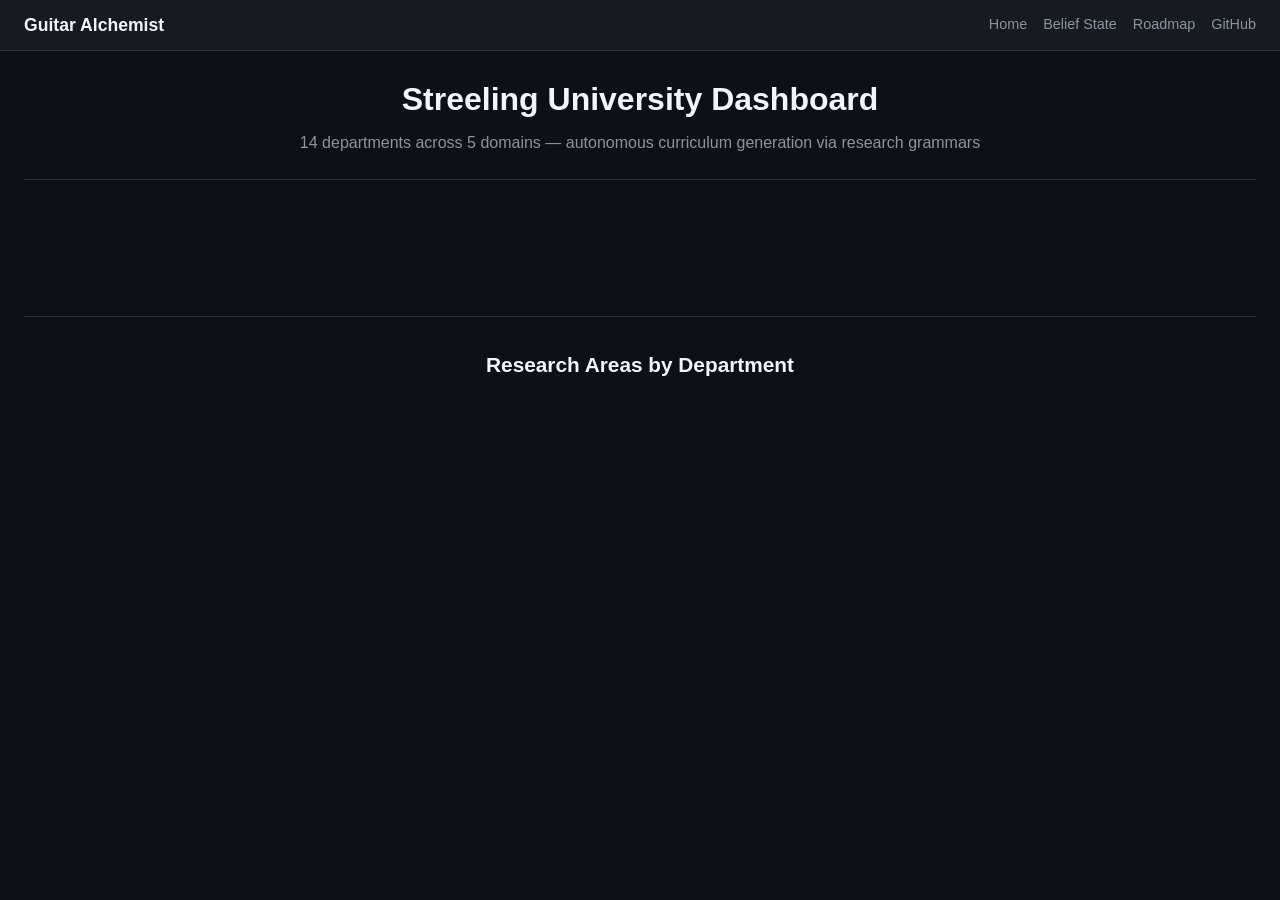
<file: demos/streeling/index.html>
<!DOCTYPE html>
<html lang="en">
<head>
  <meta charset="UTF-8">
  <meta name="viewport" content="width=device-width, initial-scale=1.0">
  <title>Streeling University Dashboard — Guitar Alchemist</title>
  <script src="https://d3js.org/d3.v7.min.js"></script>
  <style>
    *, *::before, *::after { box-sizing: border-box; margin: 0; padding: 0; }
    body {
      background: #0d1117; color: #c9d1d9;
      font-family: -apple-system, BlinkMacSystemFont, 'Segoe UI', Helvetica, Arial, sans-serif;
      line-height: 1.5;
    }
    a { color: #58a6ff; text-decoration: none; }
    a:hover { text-decoration: underline; }

    /* Nav */
    nav {
      background: #161b22; border-bottom: 1px solid #30363d;
      padding: 12px 24px; display: flex; align-items: center; gap: 24px;
    }
    nav .brand { font-weight: 700; font-size: 1.1rem; color: #f0f6fc; }
    nav .links { display: flex; gap: 16px; margin-left: auto; }
    nav .links a { color: #8b949e; font-size: 0.9rem; }
    nav .links a:hover { color: #c9d1d9; }

    .container { max-width: 1280px; margin: 0 auto; padding: 24px; }

    /* Header */
    .page-header {
      text-align: center; margin-bottom: 32px;
      padding-bottom: 24px; border-bottom: 1px solid #30363d;
    }
    .page-header h1 { font-size: 2rem; color: #f0f6fc; margin-bottom: 8px; }
    .page-header p { color: #8b949e; font-size: 1rem; }

    /* Summary stats */
    .summary-bar {
      display: flex; justify-content: center; gap: 32px;
      margin-bottom: 32px; flex-wrap: wrap;
    }
    .stat-pill {
      background: #161b22; border: 1px solid #30363d; border-radius: 8px;
      padding: 12px 24px; text-align: center; min-width: 140px;
    }
    .stat-pill .number { font-size: 1.8rem; font-weight: 700; color: #f0f6fc; }
    .stat-pill .label { font-size: 0.8rem; color: #8b949e; text-transform: uppercase; letter-spacing: 0.5px; }

    /* Filter */
    .filter-bar {
      display: flex; justify-content: center; gap: 8px;
      margin-bottom: 24px; flex-wrap: wrap;
    }
    .filter-btn {
      background: #21262d; border: 1px solid #30363d; color: #8b949e;
      padding: 6px 16px; border-radius: 20px; cursor: pointer;
      font-size: 0.85rem; transition: all 0.2s;
    }
    .filter-btn:hover, .filter-btn.active {
      color: #f0f6fc; border-color: #58a6ff; background: #1f2937;
    }

    /* Grid */
    .card-grid {
      display: grid;
      grid-template-columns: repeat(auto-fill, minmax(280px, 1fr));
      gap: 16px;
    }

    /* Cards */
    .dept-card {
      background: #161b22; border: 1px solid #30363d; border-radius: 12px;
      padding: 20px; transition: transform 0.2s, border-color 0.2s;
      cursor: pointer; display: flex; flex-direction: column; position: relative;
      overflow: hidden;
    }
    .dept-card:hover {
      transform: translateY(-3px); border-color: #58a6ff;
    }
    .dept-card .domain-stripe {
      position: absolute; top: 0; left: 0; right: 0; height: 3px;
    }
    .dept-card .dept-name {
      font-size: 1.1rem; font-weight: 600; color: #f0f6fc;
      margin-bottom: 4px; margin-top: 4px;
    }
    .dept-card .head-persona {
      font-size: 0.8rem; color: #8b949e; margin-bottom: 12px;
    }
    .dept-card .badge-new {
      position: absolute; top: 12px; right: 12px;
      background: #238636; color: #fff; font-size: 0.65rem;
      padding: 2px 8px; border-radius: 10px; font-weight: 700;
      text-transform: uppercase; letter-spacing: 0.5px;
    }

    .metrics-grid {
      display: grid; grid-template-columns: 1fr 1fr; gap: 8px;
      margin-bottom: 12px;
    }
    .metric {
      background: #0d1117; border-radius: 6px; padding: 8px 10px;
    }
    .metric .val { font-size: 1.2rem; font-weight: 700; color: #f0f6fc; }
    .metric .lbl { font-size: 0.7rem; color: #8b949e; text-transform: uppercase; }

    .health-row {
      display: flex; align-items: center; gap: 8px;
      margin-top: auto; padding-top: 8px;
      border-top: 1px solid #21262d;
    }
    .health-dot {
      width: 10px; height: 10px; border-radius: 50%;
    }
    .health-dot.fresh { background: #3fb950; box-shadow: 0 0 6px #3fb95088; }
    .health-dot.stale { background: #f0883e; box-shadow: 0 0 6px #f0883e88; }
    .health-label { font-size: 0.8rem; color: #8b949e; }

    /* D3 tooltip */
    .tooltip {
      position: fixed; pointer-events: none;
      background: #1c2128; border: 1px solid #30363d; border-radius: 8px;
      padding: 10px 14px; font-size: 0.8rem; color: #c9d1d9;
      opacity: 0; transition: opacity 0.15s; z-index: 100;
      max-width: 260px;
    }

    /* Bar chart */
    .chart-section {
      margin-top: 48px; padding-top: 32px;
      border-top: 1px solid #30363d;
    }
    .chart-section h2 { font-size: 1.3rem; color: #f0f6fc; margin-bottom: 16px; text-align: center; }
    #bar-chart { width: 100%; overflow-x: auto; }
    #bar-chart svg text { fill: #c9d1d9; font-size: 12px; }

    @media (max-width: 600px) {
      .summary-bar { gap: 12px; }
      .stat-pill { min-width: 100px; padding: 8px 12px; }
      .stat-pill .number { font-size: 1.3rem; }
      .card-grid { grid-template-columns: 1fr; }
    }
  </style>
</head>
<body>
  <nav>
    <a href="/" class="brand">Guitar Alchemist</a>
    <div class="links">
      <a href="/">Home</a>
      <a href="../beliefs/">Belief State</a>
      <a href="../roadmap/">Roadmap</a>
      <a href="https://github.com/GuitarAlchemist" target="_blank">GitHub</a>
    </div>
  </nav>

  <div class="container">
    <div class="page-header">
      <h1>Streeling University Dashboard</h1>
      <p>14 departments across 5 domains &mdash; autonomous curriculum generation via research grammars</p>
    </div>

    <div class="summary-bar" id="summary"></div>
    <div class="filter-bar" id="filters"></div>
    <div class="card-grid" id="cards"></div>

    <div class="chart-section">
      <h2>Research Areas by Department</h2>
      <div id="bar-chart"></div>
    </div>
  </div>

  <div class="tooltip" id="tooltip"></div>

<script>
const DOMAIN_COLORS = {
  music:       '#58a6ff',
  science:     '#f85149',
  humanities:  '#bc8cff',
  governance:  '#3fb950',
  applied:     '#39d2c0'
};

const departments = [
  { name: 'music', head: 'theory-agent', areas: 6, curriculum: 5, courses: 1, cycles: 2, health: 'fresh', domain: 'music', isNew: false },
  { name: 'guitar-studies', head: 'technique-agent', areas: 6, curriculum: 5, courses: 2, cycles: 2, health: 'fresh', domain: 'music', isNew: false },
  { name: 'musicology', head: 'critical-theorist', areas: 5, curriculum: 5, courses: 1, cycles: 2, health: 'fresh', domain: 'humanities', isNew: false },
  { name: 'mathematics', head: 'rational-administrator', areas: 5, curriculum: 5, courses: 1, cycles: 2, health: 'fresh', domain: 'science', isNew: false },
  { name: 'physics', head: 'reflective-architect', areas: 5, curriculum: 5, courses: 1, cycles: 2, health: 'fresh', domain: 'science', isNew: false },
  { name: 'computer-science', head: 'convolution-agent', areas: 5, curriculum: 5, courses: 1, cycles: 2, health: 'fresh', domain: 'science', isNew: false },
  { name: 'product-management', head: 'communal-steward', areas: 5, curriculum: 5, courses: 1, cycles: 2, health: 'fresh', domain: 'governance', isNew: false },
  { name: 'futurology', head: 'virtuous-leader', areas: 5, curriculum: 5, courses: 1, cycles: 2, health: 'fresh', domain: 'humanities', isNew: false },
  { name: 'philosophy', head: 'critical-theorist', areas: 5, curriculum: 5, courses: 1, cycles: 2, health: 'fresh', domain: 'humanities', isNew: false },
  { name: 'cognitive-science', head: 'validator-reflector', areas: 5, curriculum: 5, courses: 1, cycles: 2, health: 'fresh', domain: 'science', isNew: false },
  { name: 'guitar-alchemist-academy', head: 'communal-steward', areas: 4, curriculum: 5, courses: 1, cycles: 2, health: 'fresh', domain: 'applied', isNew: false },
  { name: 'world-music-languages', head: 'communal-steward', areas: 4, curriculum: 5, courses: 1, cycles: 2, health: 'fresh', domain: 'applied', isNew: false },
  { name: 'psychohistory', head: 'seldon', areas: 5, curriculum: 5, courses: 1, cycles: 2, health: 'fresh', domain: 'governance', isNew: false },
  { name: 'audio-engineering', head: 'system-integrator', areas: 8, curriculum: 15, courses: 1, cycles: 1, health: 'fresh', domain: 'applied', isNew: true }
];

const summaryStats = [
  { number: 14, label: 'Departments' },
  { number: 15, label: 'Courses' },
  { number: 2,  label: 'Research Cycles' },
  { number: 19, label: 'Grammars' }
];

const domainLabels = { music: 'Music', science: 'Science', humanities: 'Humanities', governance: 'Governance', applied: 'Applied' };

// Summary pills
d3.select('#summary')
  .selectAll('.stat-pill')
  .data(summaryStats)
  .join('div')
    .attr('class', 'stat-pill')
    .html(d => `<div class="number">${d.number}</div><div class="label">${d.label}</div>`);

// Filters
const domains = ['all', ...Object.keys(domainLabels)];
const filterBar = d3.select('#filters');
filterBar.selectAll('.filter-btn')
  .data(domains)
  .join('button')
    .attr('class', d => `filter-btn${d === 'all' ? ' active' : ''}`)
    .text(d => d === 'all' ? 'All' : domainLabels[d])
    .style('border-color', d => d !== 'all' ? DOMAIN_COLORS[d] : null)
    .on('click', function(e, d) {
      filterBar.selectAll('.filter-btn').classed('active', false);
      d3.select(this).classed('active', true);
      renderCards(d === 'all' ? departments : departments.filter(dep => dep.domain === d));
    });

const tooltip = d3.select('#tooltip');
const ghBase = 'https://github.com/GuitarAlchemist/ga/tree/master/streeling/departments/';

function renderCards(data) {
  const grid = d3.select('#cards');
  grid.selectAll('.dept-card').remove();

  const cards = grid.selectAll('.dept-card')
    .data(data, d => d.name)
    .join('a')
      .attr('class', 'dept-card')
      .attr('href', d => ghBase + d.name)
      .attr('target', '_blank')
      .on('mouseenter', function(e, d) {
        tooltip.style('opacity', 1)
          .html(`<strong>${formatName(d.name)}</strong><br>Domain: ${domainLabels[d.domain]}<br>Head: ${d.head}<br>Click to view on GitHub`);
      })
      .on('mousemove', function(e) {
        tooltip.style('left', (e.clientX + 14) + 'px').style('top', (e.clientY - 10) + 'px');
      })
      .on('mouseleave', () => tooltip.style('opacity', 0));

  cards.append('div')
    .attr('class', 'domain-stripe')
    .style('background', d => DOMAIN_COLORS[d.domain]);

  cards.filter(d => d.isNew).append('span').attr('class', 'badge-new').text('NEW');

  cards.append('div').attr('class', 'dept-name').text(d => formatName(d.name));
  cards.append('div').attr('class', 'head-persona').text(d => d.head);

  const metrics = cards.append('div').attr('class', 'metrics-grid');
  metrics.append('div').attr('class', 'metric')
    .html(d => `<div class="val">${d.areas}</div><div class="lbl">Areas</div>`);
  metrics.append('div').attr('class', 'metric')
    .html(d => `<div class="val">${d.curriculum}</div><div class="lbl">Curriculum</div>`);
  metrics.append('div').attr('class', 'metric')
    .html(d => `<div class="val">${d.courses}</div><div class="lbl">Courses</div>`);
  metrics.append('div').attr('class', 'metric')
    .html(d => `<div class="val">${d.cycles}</div><div class="lbl">Cycles</div>`);

  const hr = cards.append('div').attr('class', 'health-row');
  hr.append('div').attr('class', d => `health-dot ${d.health}`);
  hr.append('span').attr('class', 'health-label').text(d => `Grammar: ${d.health}`);
}

function formatName(n) {
  return n.split('-').map(w => w.charAt(0).toUpperCase() + w.slice(1)).join(' ');
}

renderCards(departments);

// Bar chart
(function buildBarChart() {
  const margin = { top: 20, right: 30, bottom: 90, left: 50 };
  const fullW = Math.min(1232, window.innerWidth - 48);
  const width = fullW - margin.left - margin.right;
  const height = 320 - margin.top - margin.bottom;

  const svg = d3.select('#bar-chart').append('svg')
    .attr('viewBox', `0 0 ${fullW} 320`)
    .attr('preserveAspectRatio', 'xMidYMid meet')
    .append('g').attr('transform', `translate(${margin.left},${margin.top})`);

  const x = d3.scaleBand().domain(departments.map(d => d.name)).range([0, width]).padding(0.25);
  const y = d3.scaleLinear().domain([0, d3.max(departments, d => d.areas) + 1]).range([height, 0]);

  svg.append('g').attr('transform', `translate(0,${height})`)
    .call(d3.axisBottom(x).tickSize(0))
    .selectAll('text')
      .attr('transform', 'rotate(-40)')
      .style('text-anchor', 'end')
      .text(d => formatName(d));

  svg.append('g').call(d3.axisLeft(y).ticks(5))
    .selectAll('line').attr('stroke', '#30363d');

  svg.selectAll('.bar')
    .data(departments)
    .join('rect')
      .attr('class', 'bar')
      .attr('x', d => x(d.name))
      .attr('width', x.bandwidth())
      .attr('y', height)
      .attr('height', 0)
      .attr('rx', 3)
      .attr('fill', d => DOMAIN_COLORS[d.domain])
      .attr('opacity', 0.85)
      .on('mouseenter', function(e, d) {
        d3.select(this).attr('opacity', 1);
        tooltip.style('opacity', 1)
          .html(`<strong>${formatName(d.name)}</strong><br>${d.areas} research areas<br>${d.curriculum} curriculum items`);
      })
      .on('mousemove', function(e) {
        tooltip.style('left', (e.clientX + 14) + 'px').style('top', (e.clientY - 10) + 'px');
      })
      .on('mouseleave', function() {
        d3.select(this).attr('opacity', 0.85);
        tooltip.style('opacity', 0);
      })
      .transition().duration(600).delay((d, i) => i * 40)
      .attr('y', d => y(d.areas))
      .attr('height', d => height - y(d.areas));

  // Grid lines
  svg.selectAll('.grid-line')
    .data(y.ticks(5))
    .join('line')
      .attr('x1', 0).attr('x2', width)
      .attr('y1', d => y(d)).attr('y2', d => y(d))
      .attr('stroke', '#30363d').attr('stroke-dasharray', '3,3')
      .attr('opacity', 0.5);
})();
</script>
</body>
</html>
</file>
<file: css/style.css>
/* Guitar Alchemist — Dark Theme */
:root {
  --bg: #1a1a2e;
  --surface: #16213e;
  --primary: #e94560;
  --secondary: #0f3460;
  --text: #eee;
  --text-muted: #aaa;
  --gold: #ffd700;
  --radius: 8px;
  --max-width: 1200px;
}

*, *::before, *::after { box-sizing: border-box; margin: 0; padding: 0; }

body {
  font-family: -apple-system, BlinkMacSystemFont, 'Segoe UI', Roboto, sans-serif;
  background: var(--bg);
  color: var(--text);
  line-height: 1.6;
  font-size: 16px;
}

a { color: var(--primary); text-decoration: none; }
a:hover { text-decoration: underline; }

/* Layout */
.container { max-width: var(--max-width); margin: 0 auto; padding: 0 1rem; }

/* Nav */
nav {
  background: var(--surface);
  padding: 0.75rem 1rem;
  position: sticky;
  top: 0;
  z-index: 100;
  border-bottom: 2px solid var(--primary);
}
nav .container { display: flex; align-items: center; gap: 1.5rem; flex-wrap: wrap; }
nav .brand { font-size: 1.25rem; font-weight: 700; color: var(--gold); }
nav .links { display: flex; gap: 1rem; align-items: center; flex-wrap: wrap; }
nav .links a { color: var(--text); font-size: 0.9rem; }
nav .links a:hover { color: var(--primary); text-decoration: none; }
.dropdown { position: relative; }
.dropdown-toggle { cursor: pointer; color: var(--text); font-size: 0.9rem; background: none; border: none; font-family: inherit; }
.dropdown-menu {
  display: none; position: absolute; top: 100%; left: 0;
  background: var(--surface); border: 1px solid var(--secondary);
  border-radius: var(--radius); padding: 0.5rem 0; min-width: 180px; z-index: 200;
}
.dropdown:hover .dropdown-menu { display: block; }
.dropdown-menu a { display: block; padding: 0.5rem 1rem; color: var(--text); }
.dropdown-menu a:hover { background: var(--secondary); }

/* Hero */
.hero {
  text-align: center;
  padding: 3rem 1rem;
  background: linear-gradient(135deg, var(--surface), var(--bg));
}
.hero h1 { font-size: 2.5rem; color: var(--gold); margin-bottom: 0.5rem; }
.hero p { font-size: 1.1rem; color: var(--text-muted); max-width: 600px; margin: 0 auto; }

/* Card Grid */
.card-grid {
  display: grid;
  grid-template-columns: repeat(auto-fill, minmax(280px, 1fr));
  gap: 1.5rem;
  padding: 2rem 0;
}
.card {
  background: var(--surface);
  border-radius: var(--radius);
  padding: 1.5rem;
  border: 1px solid var(--secondary);
  transition: transform 0.2s, border-color 0.2s;
}
.card:hover { transform: translateY(-4px); border-color: var(--primary); }
.card .icon { font-size: 2rem; margin-bottom: 0.75rem; }
.card h3 { margin-bottom: 0.5rem; }
.card p { color: var(--text-muted); font-size: 0.9rem; }
.card a { display: block; color: inherit; text-decoration: none; }

/* Controls */
.controls {
  display: flex; gap: 1rem; align-items: center; flex-wrap: wrap;
  padding: 1rem; background: var(--surface); border-radius: var(--radius);
  margin-bottom: 1rem;
}
label { font-size: 0.9rem; color: var(--text-muted); }
select, input {
  background: var(--bg); color: var(--text); border: 1px solid var(--secondary);
  border-radius: var(--radius); padding: 0.5rem 0.75rem; font-size: 0.9rem;
  min-height: 44px; min-width: 44px;
}
select:focus, input:focus { outline: 2px solid var(--primary); border-color: var(--primary); }

button, .btn {
  background: var(--primary); color: #fff; border: none;
  border-radius: var(--radius); padding: 0.5rem 1.25rem; font-size: 0.9rem;
  cursor: pointer; min-height: 44px; min-width: 44px; font-family: inherit;
  transition: background 0.2s;
}
button:hover, .btn:hover { background: #d13350; }
.btn-secondary { background: var(--secondary); }
.btn-secondary:hover { background: #1a4a80; }

/* VexFlow Container */
.vf-container {
  background: #fff;
  border-radius: var(--radius);
  padding: 1rem;
  margin: 1rem 0;
  overflow-x: auto;
}
.vf-container svg { max-width: 100%; height: auto; }

/* Demo Page */
.demo-page { padding: 2rem 0; }
.demo-page h1 { margin-bottom: 1rem; }

/* Footer */
footer {
  text-align: center; padding: 2rem 1rem;
  color: var(--text-muted); font-size: 0.85rem;
  border-top: 1px solid var(--secondary); margin-top: 3rem;
}

/* Responsive */
@media (max-width: 768px) {
  .hero h1 { font-size: 1.75rem; }
  .hero p { font-size: 1rem; }
  .card-grid { grid-template-columns: 1fr; }
  nav .container { gap: 0.75rem; }
}
@media (min-width: 1024px) {
  .hero h1 { font-size: 3rem; }
}
</file>
